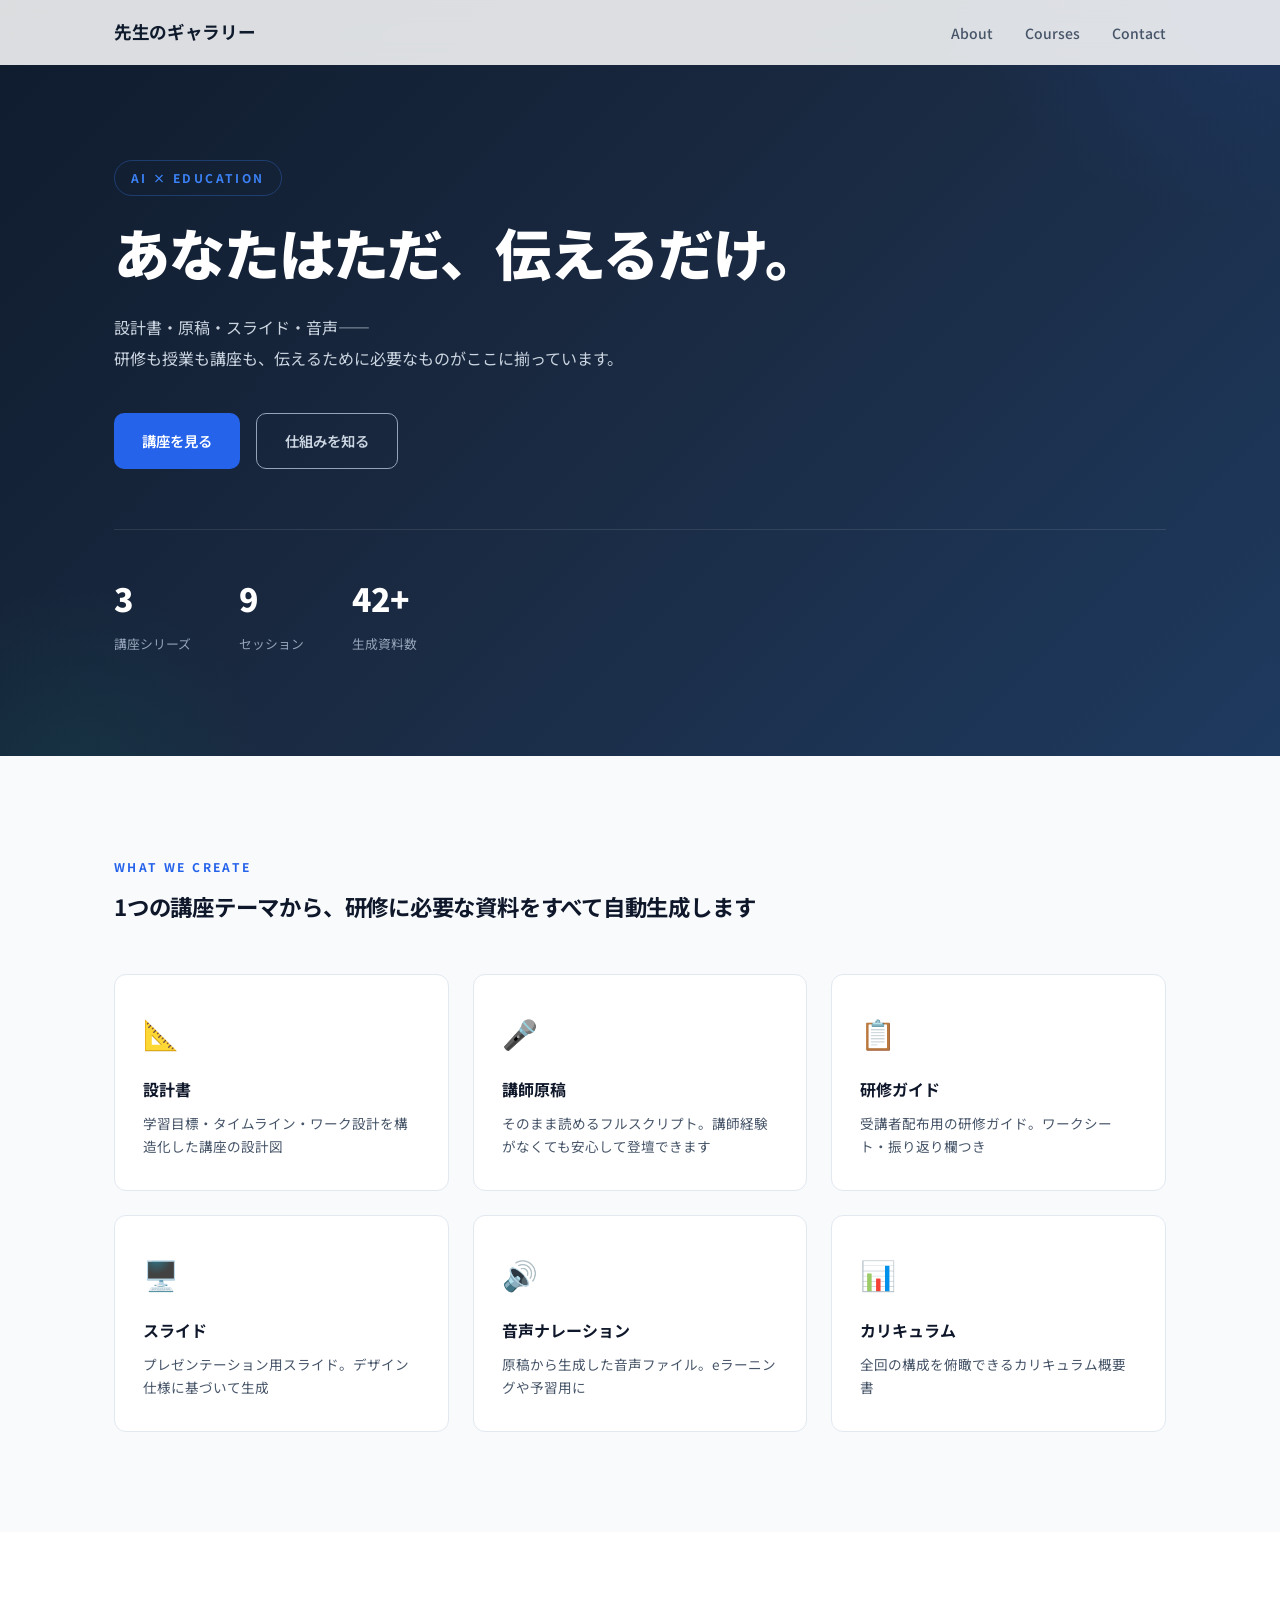
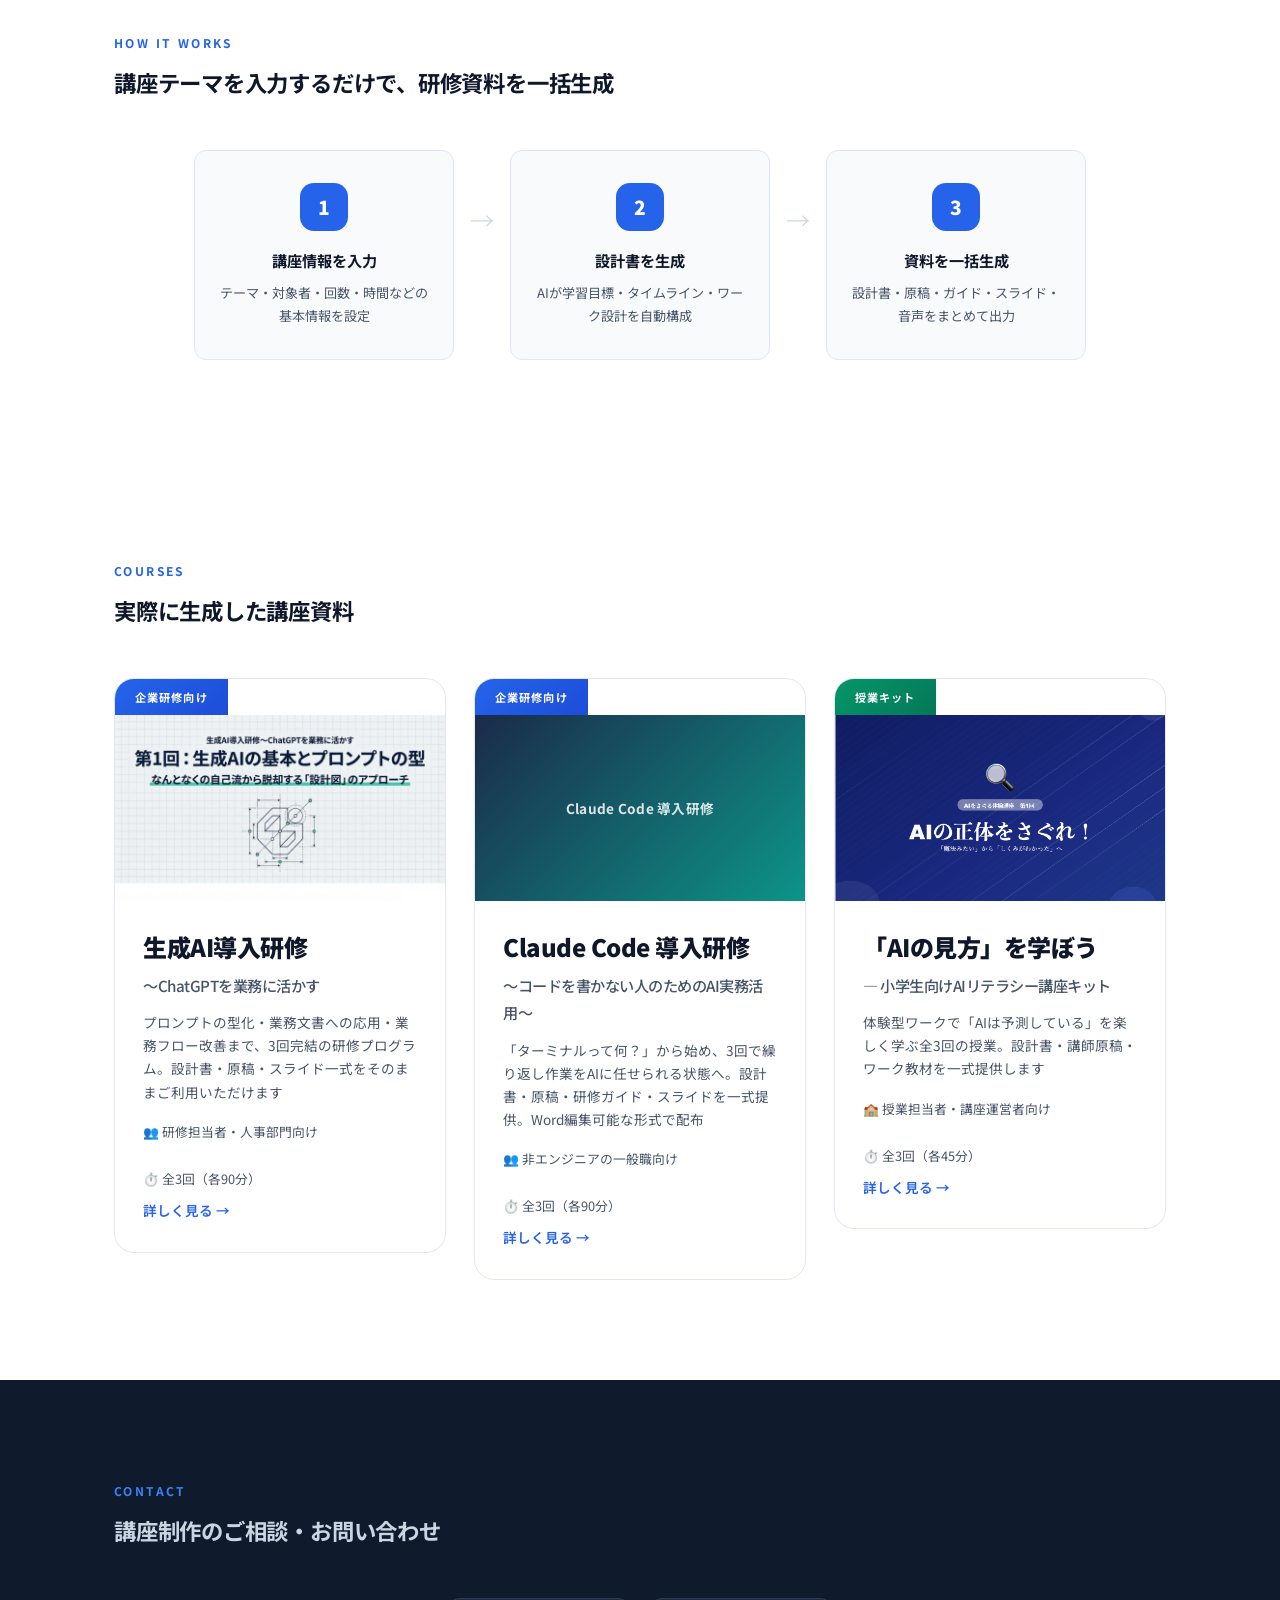
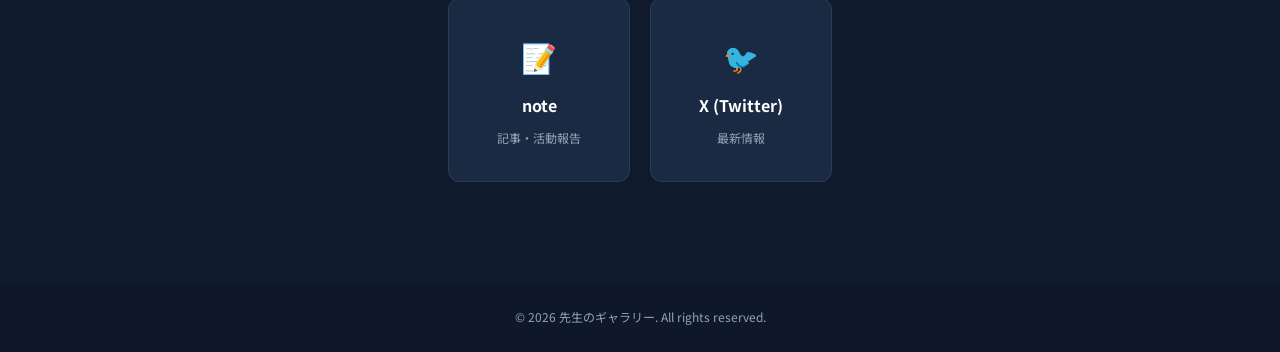
<file: index.html>
<!DOCTYPE html>
<html lang="ja">
<head>
  <meta charset="UTF-8">
  <meta name="viewport" content="width=device-width, initial-scale=1.0">
  <title>先生のギャラリー | 講座資料の自動生成・公開</title>
  <meta name="description" content="研修担当者・授業担当者向け。講座の設計書・原稿・スライド・音声をAIで一貫生成。そのまま使える講座資料一式を提供します。">
  <link rel="stylesheet" href="css/style.css">
  <link rel="preconnect" href="https://fonts.googleapis.com">
  <link href="https://fonts.googleapis.com/css2?family=Noto+Sans+JP:wght@400;500;700;900&display=swap" rel="stylesheet">
</head>
<body>

  <!-- ========== HEADER ========== -->
  <header class="header">
    <div class="container">
      <nav class="nav">
        <div class="nav-logo"><a href="index.html">先生のギャラリー</a></div>
        <ul class="nav-links">
          <li><a href="#about">About</a></li>
          <li><a href="#courses">Courses</a></li>
          <li><a href="#contact">Contact</a></li>
        </ul>
        <button class="nav-toggle" aria-label="メニュー">
          <span></span><span></span><span></span>
        </button>
      </nav>
    </div>
  </header>

  <!-- ========== HERO ========== -->
  <section class="hero">
    <div class="container">
      <p class="hero-label">AI × Education</p>
      <h1 class="hero-title">あなたはただ、<br class="sp-only">伝えるだけ。</h1>
      <p class="hero-subtitle">設計書・原稿・スライド・音声——<br>研修も授業も講座も、伝えるために必要なものがここに揃っています。</p>
      <div class="hero-actions">
        <a href="#courses" class="btn btn-primary">講座を見る</a>
        <a href="#about" class="btn btn-outline">仕組みを知る</a>
      </div>
      <div class="hero-stats">
        <div class="stat">
          <span class="stat-number" id="stat-courses">-</span>
          <span class="stat-label">講座シリーズ</span>
        </div>
        <div class="stat">
          <span class="stat-number" id="stat-sessions">-</span>
          <span class="stat-label">セッション</span>
        </div>
        <div class="stat">
          <span class="stat-number" id="stat-files">-</span>
          <span class="stat-label">生成資料数</span>
        </div>
      </div>
    </div>
  </section>

  <!-- ========== ABOUT ========== -->
  <section id="about" class="about">
    <div class="container">
      <h2 class="section-title">What We Create</h2>
      <p class="section-subtitle">1つの講座テーマから、研修に必要な資料をすべて自動生成します</p>
      <div class="about-grid">
        <div class="about-card">
          <div class="about-icon">📐</div>
          <h3>設計書</h3>
          <p>学習目標・タイムライン・ワーク設計を構造化した講座の設計図</p>
        </div>
        <div class="about-card">
          <div class="about-icon">🎤</div>
          <h3>講師原稿</h3>
          <p>そのまま読めるフルスクリプト。講師経験がなくても安心して登壇できます</p>
        </div>
        <div class="about-card">
          <div class="about-icon">📋</div>
          <h3>研修ガイド</h3>
          <p>受講者配布用の研修ガイド。ワークシート・振り返り欄つき</p>
        </div>
        <div class="about-card">
          <div class="about-icon">🖥️</div>
          <h3>スライド</h3>
          <p>プレゼンテーション用スライド。デザイン仕様に基づいて生成</p>
        </div>
        <div class="about-card">
          <div class="about-icon">🔊</div>
          <h3>音声ナレーション</h3>
          <p>原稿から生成した音声ファイル。eラーニングや予習用に</p>
        </div>
        <div class="about-card">
          <div class="about-icon">📊</div>
          <h3>カリキュラム</h3>
          <p>全回の構成を俯瞰できるカリキュラム概要書</p>
        </div>
      </div>
    </div>
  </section>

  <!-- ========== PROCESS ========== -->
  <section class="process">
    <div class="container">
      <h2 class="section-title">How It Works</h2>
      <p class="section-subtitle">講座テーマを入力するだけで、研修資料を一括生成</p>
      <div class="process-steps">
        <div class="process-step">
          <div class="step-number">1</div>
          <h4>講座情報を入力</h4>
          <p>テーマ・対象者・回数・時間などの基本情報を設定</p>
        </div>
        <div class="process-arrow">→</div>
        <div class="process-step">
          <div class="step-number">2</div>
          <h4>設計書を生成</h4>
          <p>AIが学習目標・タイムライン・ワーク設計を自動構成</p>
        </div>
        <div class="process-arrow">→</div>
        <div class="process-step">
          <div class="step-number">3</div>
          <h4>資料を一括生成</h4>
          <p>設計書・原稿・ガイド・スライド・音声をまとめて出力</p>
        </div>
      </div>
    </div>
  </section>

  <!-- ========== COURSES ========== -->
  <section id="courses" class="courses">
    <div class="container">
      <h2 class="section-title">Courses</h2>
      <p class="section-subtitle">実際に生成した講座資料</p>

      <div class="course-grid course-grid-3">

        <!-- Course 1: 企業研修 -->
        <a href="courses/corporate.html" class="course-card-link">
          <div class="course-card course-corporate" data-sessions="3" data-files="15">
            <div class="course-badge">企業研修向け</div>
            <div class="course-thumbnail">
              <img src="images/slide_preview_corporate.png" alt="生成AI導入研修 スライド見本" loading="lazy">
            </div>
            <div class="course-card-body">
              <h3 class="course-title">生成AI導入研修<span class="course-title-sub">〜ChatGPTを業務に活かす</span></h3>
              <p class="course-description-short">
                プロンプトの型化・業務文書への応用・業務フロー改善まで、3回完結の研修プログラム。設計書・原稿・スライド一式をそのままご利用いただけます
              </p>
              <div class="course-meta">
                <span class="meta-item">👥 研修担当者・人事部門向け</span>
                <span class="meta-item">⏱️ 全3回（各90分）</span>
              </div>
              <span class="course-cta">詳しく見る →</span>
            </div>
          </div>
        </a>

        <!-- Course 3: Claude Code 導入研修 -->
        <a href="courses/claudecode.html" class="course-card-link">
          <div class="course-card course-claudecode" data-sessions="3" data-files="15">
            <div class="course-badge">企業研修向け</div>
            <div class="course-thumbnail">
              <div class="course-thumbnail-placeholder course-thumbnail-claudecode">
                <span>Claude Code 導入研修</span>
              </div>
            </div>
            <div class="course-card-body">
              <h3 class="course-title">Claude Code 導入研修<span class="course-title-sub">〜コードを書かない人のためのAI実務活用〜</span></h3>
              <p class="course-description-short">
                「ターミナルって何？」から始め、3回で繰り返し作業をAIに任せられる状態へ。設計書・原稿・研修ガイド・スライドを一式提供。Word編集可能な形式で配布
              </p>
              <div class="course-meta">
                <span class="meta-item">👥 非エンジニアの一般職向け</span>
                <span class="meta-item">⏱️ 全3回（各90分）</span>
              </div>
              <span class="course-cta">詳しく見る →</span>
            </div>
          </div>
        </a>

        <!-- Course 2: 小学生向け -->
        <a href="courses/kids.html" class="course-card-link">
          <div class="course-card course-kids" data-sessions="3" data-files="12">
            <div class="course-badge">授業キット</div>
            <div class="course-thumbnail">
              <img src="images/slide_preview_kids.png" alt="小学生向けAIリテラシー講座 スライド見本" loading="lazy">
            </div>
            <div class="course-card-body">
              <h3 class="course-title">「AIの見方」を学ぼう<span class="course-title-sub">— 小学生向けAIリテラシー講座キット</span></h3>
              <p class="course-description-short">
                体験型ワークで「AIは予測している」を楽しく学ぶ全3回の授業。設計書・講師原稿・ワーク教材を一式提供します
              </p>
              <div class="course-meta">
                <span class="meta-item">🏫 授業担当者・講座運営者向け</span>
                <span class="meta-item">⏱️ 全3回（各45分）</span>
              </div>
              <span class="course-cta">詳しく見る →</span>
            </div>
          </div>
        </a>

      </div>
    </div>
  </section>

  <!-- ========== CONTACT ========== -->
  <section id="contact" class="contact">
    <div class="container">
      <h2 class="section-title">Contact</h2>
      <p class="section-subtitle">講座制作のご相談・お問い合わせ</p>
      <div class="contact-links">
        <a href="https://note.com/just_owl6481" target="_blank" rel="noopener noreferrer" class="contact-card">
          <span class="contact-icon">📝</span>
          <span class="contact-name">note</span>
          <span class="contact-desc">記事・活動報告</span>
        </a>
        <a href="https://x.com/yoshi_dev_" target="_blank" rel="noopener noreferrer" class="contact-card">
          <span class="contact-icon">🐦</span>
          <span class="contact-name">X (Twitter)</span>
          <span class="contact-desc">最新情報</span>
        </a>
      </div>
    </div>
  </section>

  <!-- ========== FOOTER ========== -->
  <footer class="footer">
    <div class="container">
      <p>&copy; 2026 先生のギャラリー. All rights reserved.</p>
    </div>
  </footer>

  <script>
    // Mobile nav toggle
    const toggle = document.querySelector('.nav-toggle');
    const navLinks = document.querySelector('.nav-links');
    toggle.addEventListener('click', () => {
      navLinks.classList.toggle('open');
      toggle.classList.toggle('open');
    });

    // Smooth scroll
    document.querySelectorAll('a[href^="#"]').forEach(a => {
      a.addEventListener('click', e => {
        e.preventDefault();
        const target = document.querySelector(a.getAttribute('href'));
        if (target) {
          target.scrollIntoView({ behavior: 'smooth', block: 'start' });
          navLinks.classList.remove('open');
          toggle.classList.remove('open');
        }
      });
    });

    // Header scroll effect
    const header = document.querySelector('.header');
    window.addEventListener('scroll', () => {
      header.classList.toggle('scrolled', window.scrollY > 50);
    });

    // Auto-count stats from data attributes
    const cards = document.querySelectorAll('.course-card');
    let totalSessions = 0, totalFiles = 0;
    cards.forEach(c => {
      totalSessions += parseInt(c.dataset.sessions || 0);
      totalFiles += parseInt(c.dataset.files || 0);
    });
    document.getElementById('stat-courses').textContent = cards.length;
    document.getElementById('stat-sessions').textContent = totalSessions;
    document.getElementById('stat-files').textContent = totalFiles + '+';

    // Scroll reveal
    const observer = new IntersectionObserver(entries => {
      entries.forEach(entry => {
        if (entry.isIntersecting) entry.target.classList.add('visible');
      });
    }, { threshold: 0.1 });
    document.querySelectorAll('.course-card, .about-card, .process-step').forEach(el => {
      el.classList.add('reveal');
      observer.observe(el);
    });
  </script>

</body>
</html>
</file>
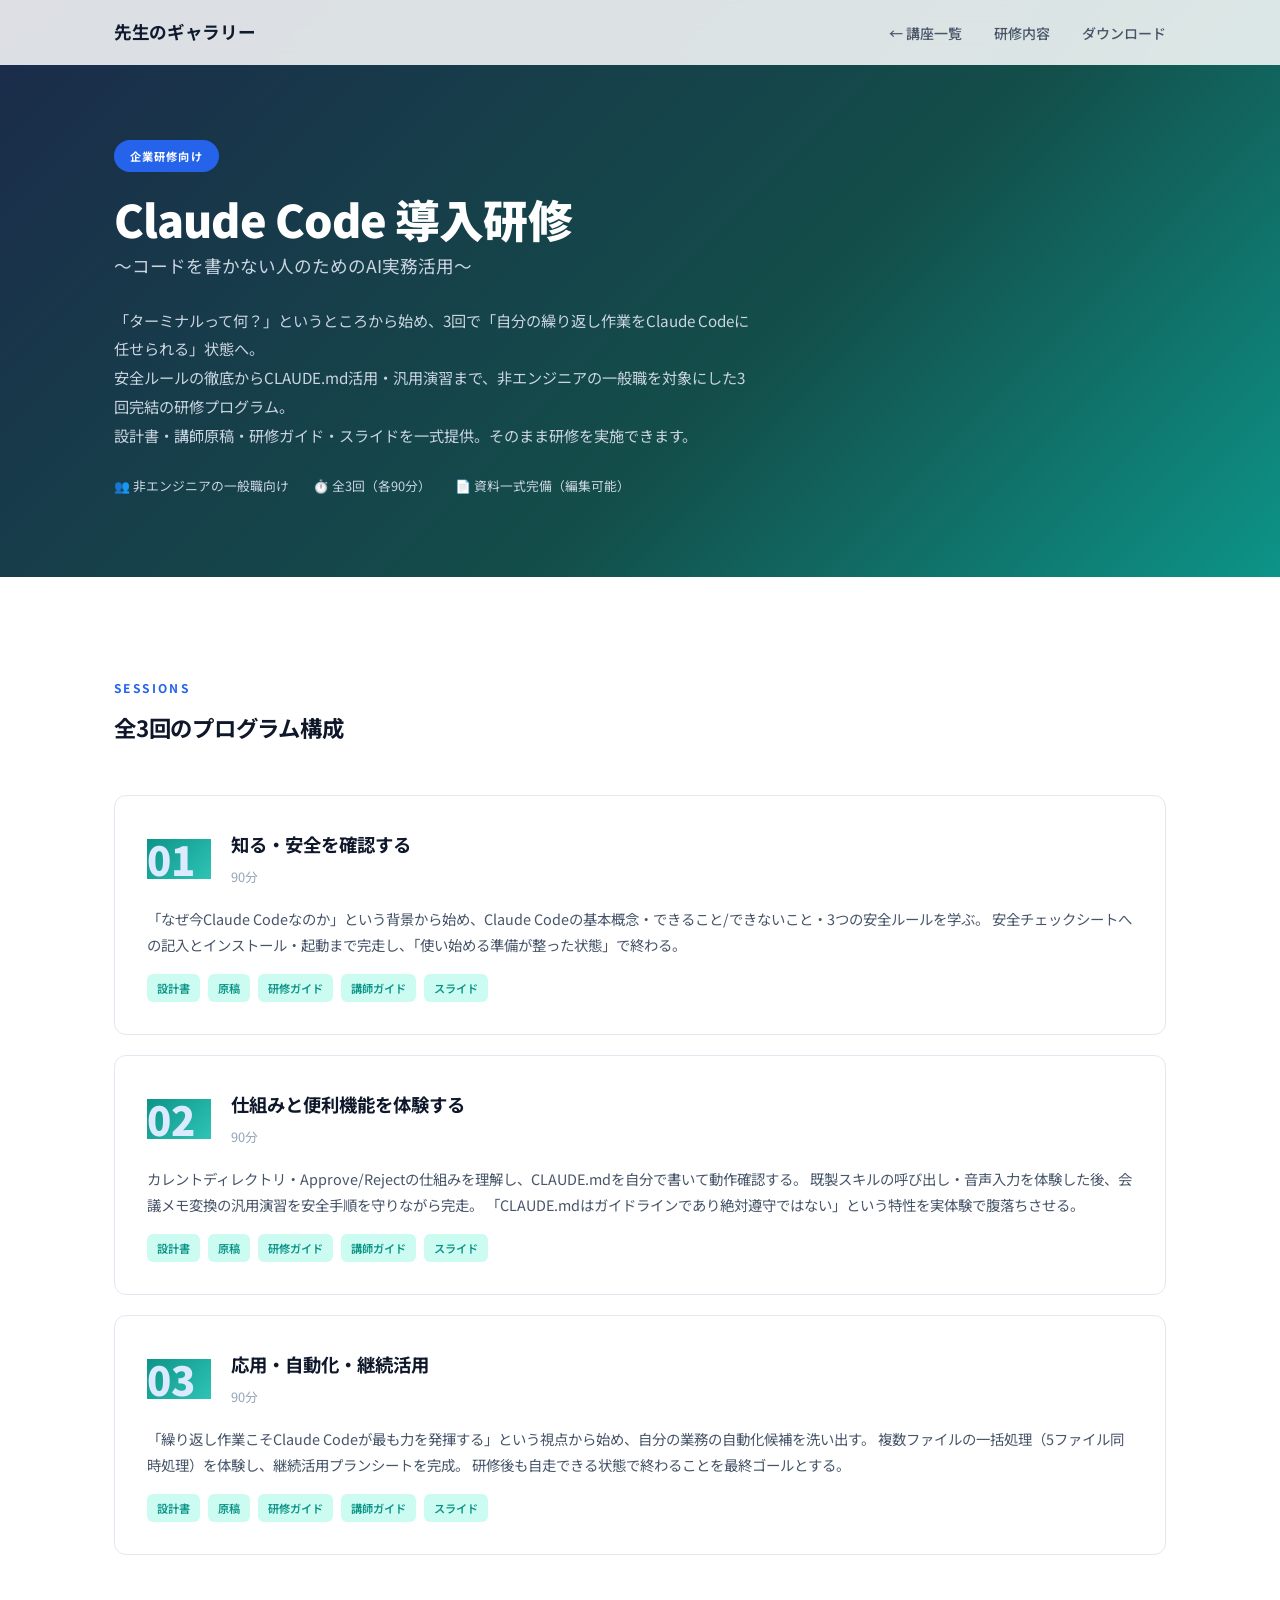
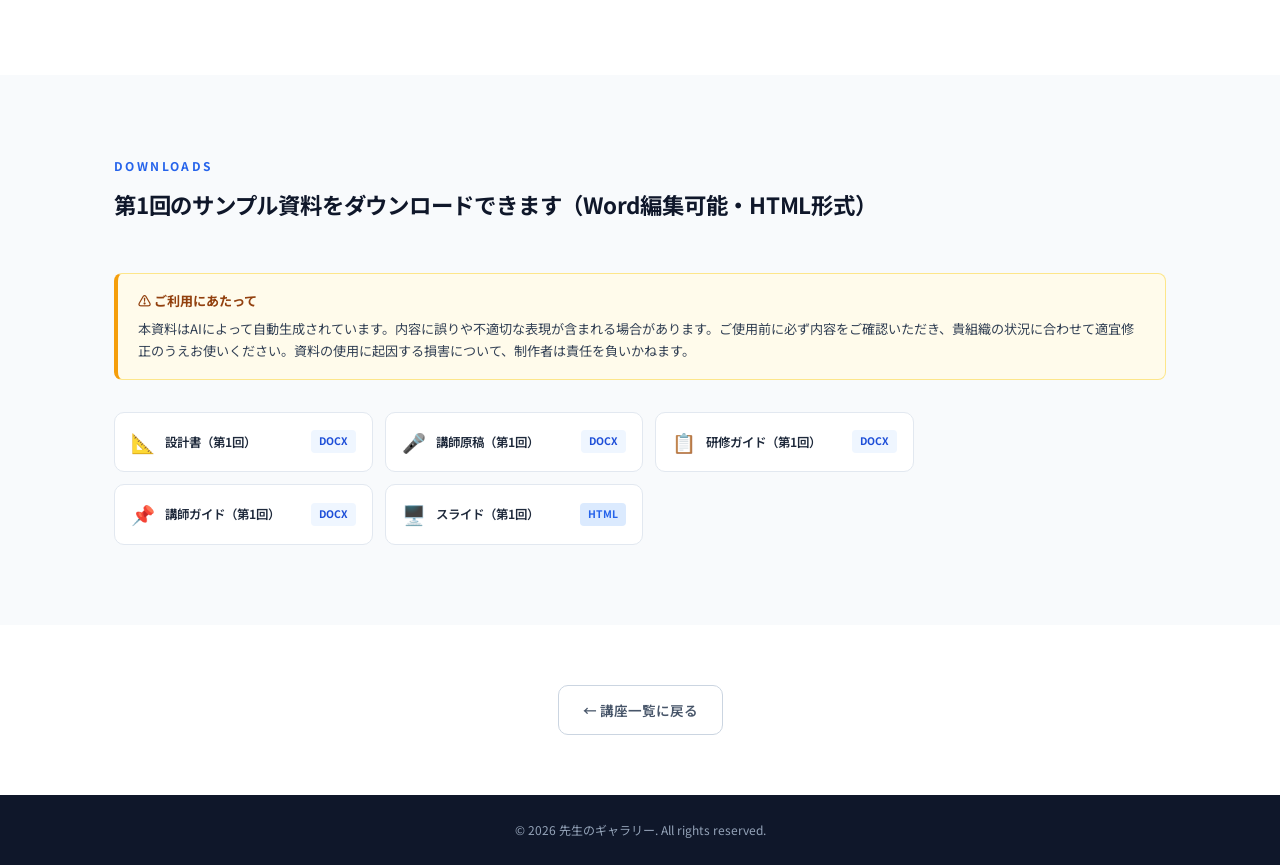
<file: courses/claudecode.html>
<!DOCTYPE html>
<html lang="ja">
<head>
  <meta charset="UTF-8">
  <meta name="viewport" content="width=device-width, initial-scale=1.0">
  <title>Claude Code 導入研修〜コードを書かない人のためのAI実務活用 | 先生のギャラリー</title>
  <meta name="description" content="企業研修向けClaude Code導入研修の資料一式。設計書・講師原稿・研修ガイド・スライドをそのまま使えます。全3回90分。">
  <link rel="stylesheet" href="../css/style.css">
  <link rel="preconnect" href="https://fonts.googleapis.com">
  <link href="https://fonts.googleapis.com/css2?family=Noto+Sans+JP:wght@400;500;700;900&display=swap" rel="stylesheet">
</head>
<body>

  <!-- ========== HEADER ========== -->
  <header class="header">
    <div class="container">
      <nav class="nav">
        <div class="nav-logo"><a href="../index.html">先生のギャラリー</a></div>
        <ul class="nav-links">
          <li><a href="../index.html#courses">← 講座一覧</a></li>
          <li><a href="#sessions">研修内容</a></li>
          <li><a href="#downloads">ダウンロード</a></li>
        </ul>
        <button class="nav-toggle" aria-label="メニュー">
          <span></span><span></span><span></span>
        </button>
      </nav>
    </div>
  </header>

  <!-- ========== COURSE HERO ========== -->
  <section class="course-hero course-hero-claudecode">
    <div class="container">
      <span class="course-hero-badge">企業研修向け</span>
      <h1 class="course-hero-title">Claude Code 導入研修</h1>
      <p class="course-hero-sub">〜コードを書かない人のためのAI実務活用〜</p>
      <p class="course-hero-description">
        「ターミナルって何？」というところから始め、3回で「自分の繰り返し作業をClaude Codeに任せられる」状態へ。<br>
        安全ルールの徹底からCLAUDE.md活用・汎用演習まで、非エンジニアの一般職を対象にした3回完結の研修プログラム。<br>
        設計書・講師原稿・研修ガイド・スライドを一式提供。そのまま研修を実施できます。
      </p>
      <div class="course-hero-meta">
        <span class="meta-item">👥 非エンジニアの一般職向け</span>
        <span class="meta-item">⏱️ 全3回（各90分）</span>
        <span class="meta-item">📄 資料一式完備（編集可能）</span>
      </div>
    </div>
  </section>

  <!-- ========== SESSIONS ========== -->
  <section id="sessions" class="detail-sessions">
    <div class="container">
      <h2 class="section-title">Sessions</h2>
      <p class="section-subtitle">全3回のプログラム構成</p>

      <div class="session-detail session-detail-claudecode">
        <div class="session-detail-header">
          <span class="session-detail-number session-detail-number-claudecode">01</span>
          <div>
            <h3>知る・安全を確認する</h3>
            <span class="session-detail-time">90分</span>
          </div>
        </div>
        <p class="session-detail-desc">
          「なぜ今Claude Codeなのか」という背景から始め、Claude Codeの基本概念・できること/できないこと・3つの安全ルールを学ぶ。
          安全チェックシートへの記入とインストール・起動まで完走し、「使い始める準備が整った状態」で終わる。
        </p>
        <div class="session-detail-files">
          <span class="file-tag file-tag-claudecode">設計書</span>
          <span class="file-tag file-tag-claudecode">原稿</span>
          <span class="file-tag file-tag-claudecode">研修ガイド</span>
          <span class="file-tag file-tag-claudecode">講師ガイド</span>
          <span class="file-tag file-tag-claudecode">スライド</span>
        </div>
      </div>

      <div class="session-detail session-detail-claudecode">
        <div class="session-detail-header">
          <span class="session-detail-number session-detail-number-claudecode">02</span>
          <div>
            <h3>仕組みと便利機能を体験する</h3>
            <span class="session-detail-time">90分</span>
          </div>
        </div>
        <p class="session-detail-desc">
          カレントディレクトリ・Approve/Rejectの仕組みを理解し、CLAUDE.mdを自分で書いて動作確認する。
          既製スキルの呼び出し・音声入力を体験した後、会議メモ変換の汎用演習を安全手順を守りながら完走。
          「CLAUDE.mdはガイドラインであり絶対遵守ではない」という特性を実体験で腹落ちさせる。
        </p>
        <div class="session-detail-files">
          <span class="file-tag file-tag-claudecode">設計書</span>
          <span class="file-tag file-tag-claudecode">原稿</span>
          <span class="file-tag file-tag-claudecode">研修ガイド</span>
          <span class="file-tag file-tag-claudecode">講師ガイド</span>
          <span class="file-tag file-tag-claudecode">スライド</span>
        </div>
      </div>

      <div class="session-detail session-detail-claudecode">
        <div class="session-detail-header">
          <span class="session-detail-number session-detail-number-claudecode">03</span>
          <div>
            <h3>応用・自動化・継続活用</h3>
            <span class="session-detail-time">90分</span>
          </div>
        </div>
        <p class="session-detail-desc">
          「繰り返し作業こそClaude Codeが最も力を発揮する」という視点から始め、自分の業務の自動化候補を洗い出す。
          複数ファイルの一括処理（5ファイル同時処理）を体験し、継続活用プランシートを完成。
          研修後も自走できる状態で終わることを最終ゴールとする。
        </p>
        <div class="session-detail-files">
          <span class="file-tag file-tag-claudecode">設計書</span>
          <span class="file-tag file-tag-claudecode">原稿</span>
          <span class="file-tag file-tag-claudecode">研修ガイド</span>
          <span class="file-tag file-tag-claudecode">講師ガイド</span>
          <span class="file-tag file-tag-claudecode">スライド</span>
        </div>
      </div>

    </div>
  </section>

  <!-- ========== DOWNLOADS ========== -->
  <section id="downloads" class="downloads-section">
    <div class="container">
      <h2 class="section-title">Downloads</h2>
      <p class="section-subtitle">第1回のサンプル資料をダウンロードできます（Word編集可能・HTML形式）</p>

      <div class="disclaimer">
        <p class="disclaimer-title">⚠️ ご利用にあたって</p>
        <p>本資料はAIによって自動生成されています。内容に誤りや不適切な表現が含まれる場合があります。ご使用前に必ず内容をご確認いただき、貴組織の状況に合わせて適宜修正のうえお使いください。資料の使用に起因する損害について、制作者は責任を負いかねます。</p>
      </div>

      <div class="download-grid download-grid-wide">
        <a href="../downloads/claudecode/design_session01.docx" class="download-item" download>
          <span class="download-icon">📐</span>
          <span class="download-name">設計書（第1回）</span>
          <span class="download-format download-format-docx">DOCX</span>
        </a>
        <a href="../downloads/claudecode/script_session01.docx" class="download-item" download>
          <span class="download-icon">🎤</span>
          <span class="download-name">講師原稿（第1回）</span>
          <span class="download-format download-format-docx">DOCX</span>
        </a>
        <a href="../downloads/claudecode/guide_session01.docx" class="download-item" download>
          <span class="download-icon">📋</span>
          <span class="download-name">研修ガイド（第1回）</span>
          <span class="download-format download-format-docx">DOCX</span>
        </a>
        <a href="../downloads/claudecode/instructor_guide_session01.docx" class="download-item" download>
          <span class="download-icon">📌</span>
          <span class="download-name">講師ガイド（第1回）</span>
          <span class="download-format download-format-docx">DOCX</span>
        </a>
        <a href="../downloads/claudecode/slide_session01.html" class="download-item" target="_blank">
          <span class="download-icon">🖥️</span>
          <span class="download-name">スライド（第1回）</span>
          <span class="download-format">HTML</span>
        </a>
      </div>

    </div>
  </section>

  <!-- ========== BACK ========== -->
  <section class="back-section">
    <div class="container">
      <a href="../index.html#courses" class="btn btn-outline-dark">← 講座一覧に戻る</a>
    </div>
  </section>

  <!-- ========== FOOTER ========== -->
  <footer class="footer">
    <div class="container">
      <p>&copy; 2026 先生のギャラリー. All rights reserved.</p>
    </div>
  </footer>

  <script>
    const toggle = document.querySelector('.nav-toggle');
    const navLinks = document.querySelector('.nav-links');
    toggle.addEventListener('click', () => {
      navLinks.classList.toggle('open');
      toggle.classList.toggle('open');
    });

    document.querySelectorAll('a[href^="#"]').forEach(a => {
      a.addEventListener('click', e => {
        e.preventDefault();
        const target = document.querySelector(a.getAttribute('href'));
        if (target) {
          target.scrollIntoView({ behavior: 'smooth', block: 'start' });
          navLinks.classList.remove('open');
          toggle.classList.remove('open');
        }
      });
    });

    const header = document.querySelector('.header');
    window.addEventListener('scroll', () => {
      header.classList.toggle('scrolled', window.scrollY > 50);
    });

    const observer = new IntersectionObserver(entries => {
      entries.forEach(entry => {
        if (entry.isIntersecting) entry.target.classList.add('visible');
      });
    }, { threshold: 0.1 });
    document.querySelectorAll('.session-detail, .download-item').forEach(el => {
      el.classList.add('reveal');
      observer.observe(el);
    });
  </script>

</body>
</html>
</file>
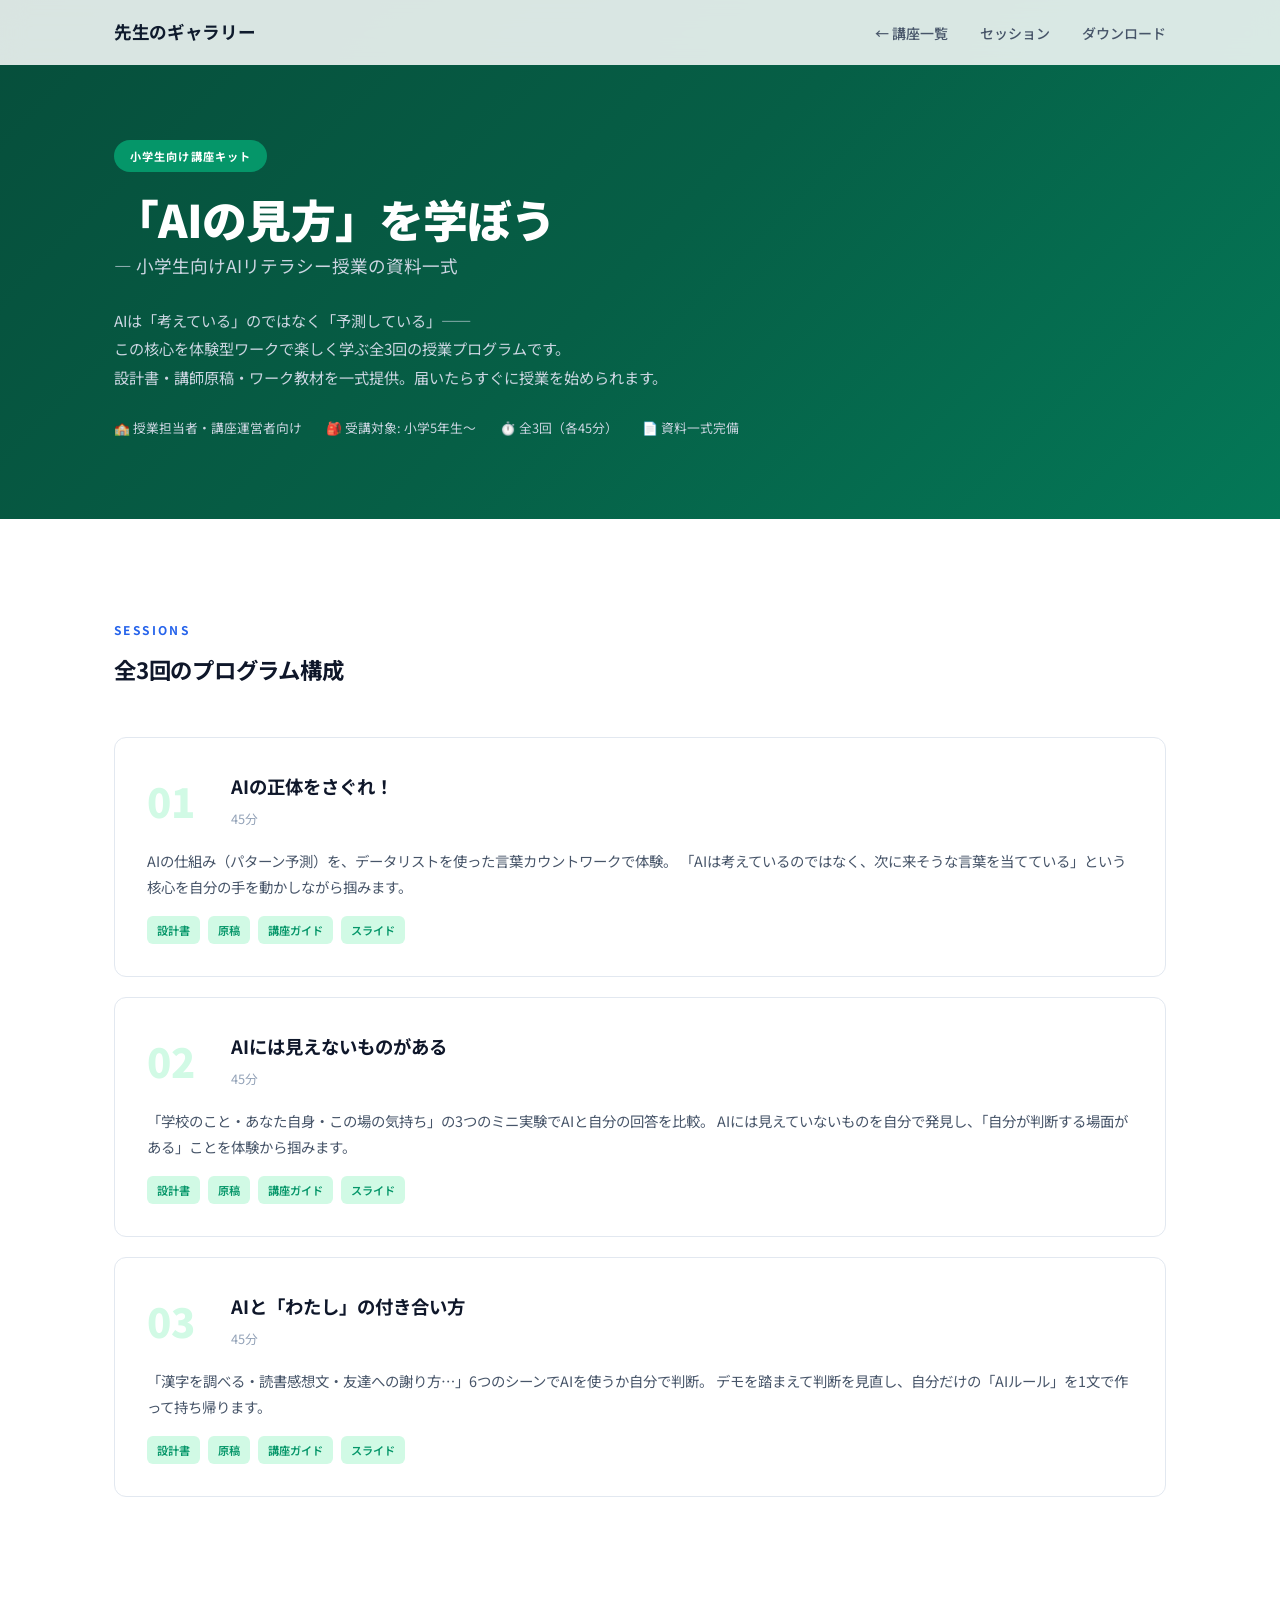
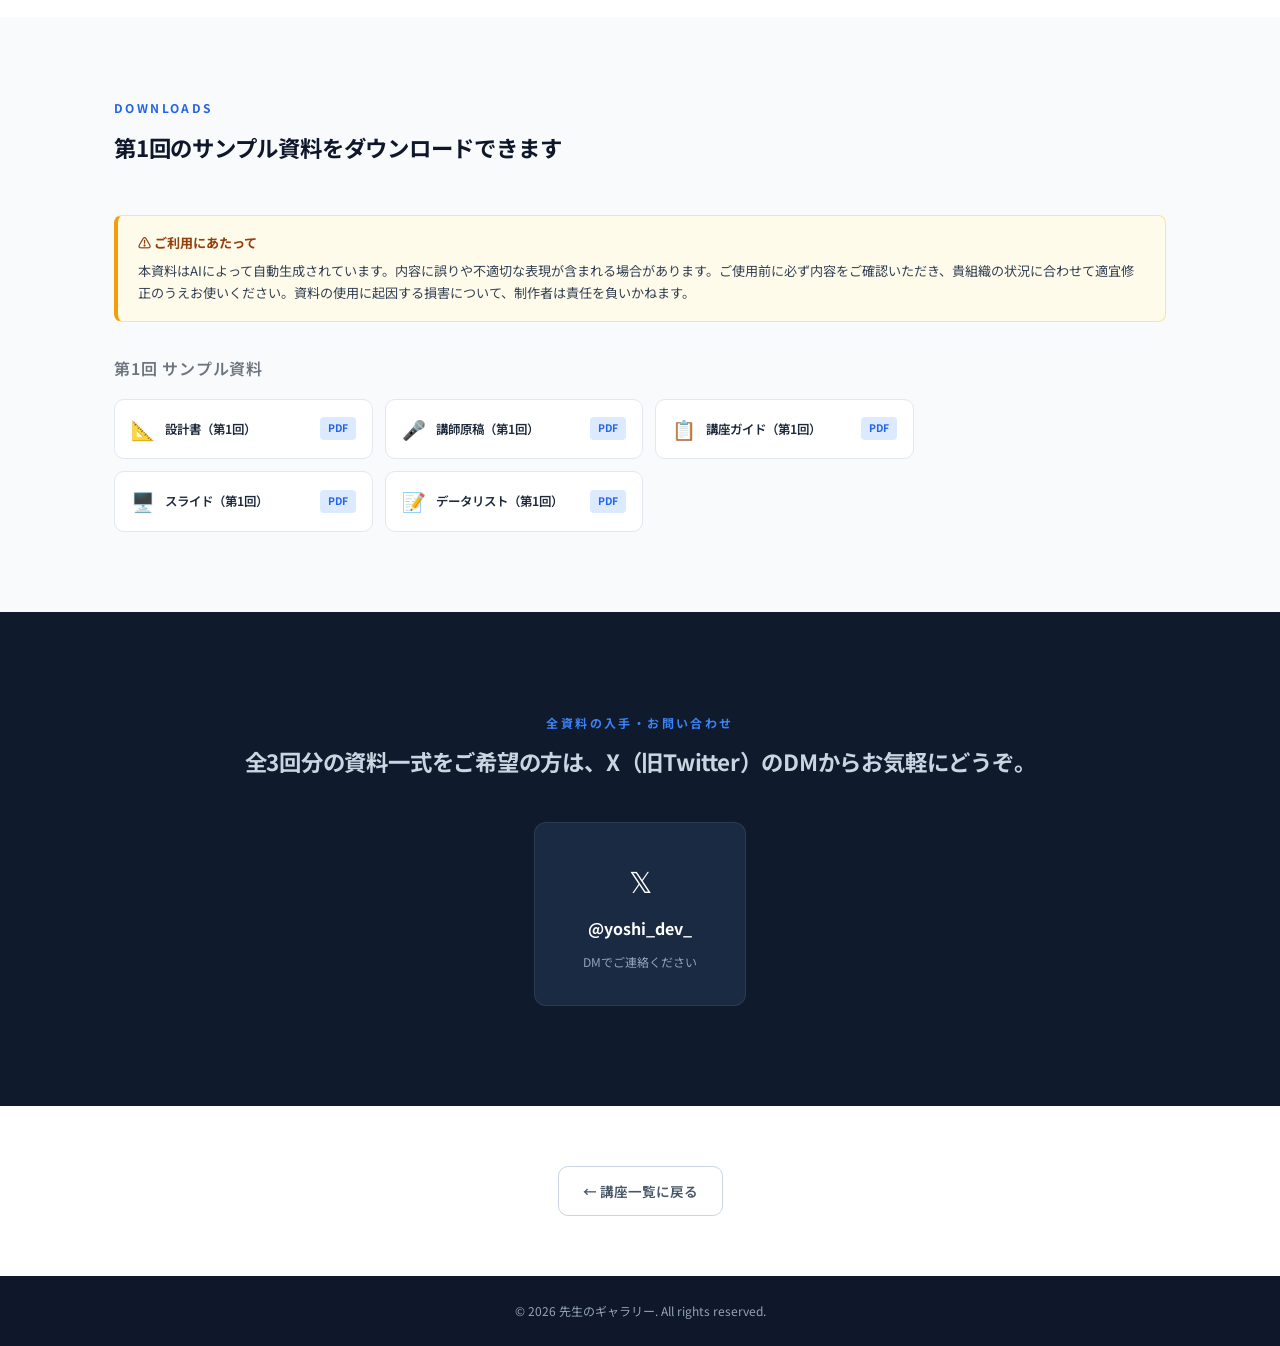
<file: courses/kids.html>
<!DOCTYPE html>
<html lang="ja">
<head>
  <meta charset="UTF-8">
  <meta name="viewport" content="width=device-width, initial-scale=1.0">
  <title>「AIの見方」を学ぼう — 小学生向けAIリテラシー講座キット | 先生のギャラリー</title>
  <meta name="description" content="小学生向けAIリテラシー授業の資料一式。設計書・講師原稿・ワーク教材をそのまま使えます。学校の授業担当者・講座運営者向け。">
  <link rel="stylesheet" href="../css/style.css">
  <link rel="preconnect" href="https://fonts.googleapis.com">
  <link href="https://fonts.googleapis.com/css2?family=Noto+Sans+JP:wght@400;500;700;900&display=swap" rel="stylesheet">
</head>
<body>

  <!-- ========== HEADER ========== -->
  <header class="header">
    <div class="container">
      <nav class="nav">
        <div class="nav-logo"><a href="../index.html">先生のギャラリー</a></div>
        <ul class="nav-links">
          <li><a href="../index.html#courses">← 講座一覧</a></li>
          <li><a href="#sessions">セッション</a></li>
          <li><a href="#downloads">ダウンロード</a></li>
        </ul>
        <button class="nav-toggle" aria-label="メニュー">
          <span></span><span></span><span></span>
        </button>
      </nav>
    </div>
  </header>

  <!-- ========== COURSE HERO ========== -->
  <section class="course-hero course-hero-kids">
    <div class="container">
      <span class="course-hero-badge">小学生向け講座キット</span>
      <h1 class="course-hero-title">「AIの見方」を学ぼう</h1>
      <p class="course-hero-sub">— 小学生向けAIリテラシー授業の資料一式</p>
      <p class="course-hero-description">
        AIは「考えている」のではなく「予測している」——<br>
        この核心を体験型ワークで楽しく学ぶ全3回の授業プログラムです。<br>
        設計書・講師原稿・ワーク教材を一式提供。届いたらすぐに授業を始められます。
      </p>
      <div class="course-hero-meta">
        <span class="meta-item">🏫 授業担当者・講座運営者向け</span>
        <span class="meta-item">🎒 受講対象: 小学5年生〜</span>
        <span class="meta-item">⏱️ 全3回（各45分）</span>
        <span class="meta-item">📄 資料一式完備</span>
      </div>
    </div>
  </section>

  <!-- ========== SESSIONS ========== -->
  <section id="sessions" class="detail-sessions">
    <div class="container">
      <h2 class="section-title">Sessions</h2>
      <p class="section-subtitle">全3回のプログラム構成</p>

      <div class="session-detail">
        <div class="session-detail-header">
          <span class="session-detail-number session-detail-number-kids">01</span>
          <div>
            <h3>AIの正体をさぐれ！</h3>
            <span class="session-detail-time">45分</span>
          </div>
        </div>
        <p class="session-detail-desc">
          AIの仕組み（パターン予測）を、データリストを使った言葉カウントワークで体験。
          「AIは考えているのではなく、次に来そうな言葉を当てている」という核心を自分の手を動かしながら掴みます。
        </p>
        <div class="session-detail-files">
          <span class="file-tag file-tag-kids">設計書</span>
          <span class="file-tag file-tag-kids">原稿</span>
          <span class="file-tag file-tag-kids">講座ガイド</span>
          <span class="file-tag file-tag-kids">スライド</span>
        </div>
      </div>

      <div class="session-detail">
        <div class="session-detail-header">
          <span class="session-detail-number session-detail-number-kids">02</span>
          <div>
            <h3>AIには見えないものがある</h3>
            <span class="session-detail-time">45分</span>
          </div>
        </div>
        <p class="session-detail-desc">
          「学校のこと・あなた自身・この場の気持ち」の3つのミニ実験でAIと自分の回答を比較。
          AIには見えていないものを自分で発見し、「自分が判断する場面がある」ことを体験から掴みます。
        </p>
        <div class="session-detail-files">
          <span class="file-tag file-tag-kids">設計書</span>
          <span class="file-tag file-tag-kids">原稿</span>
          <span class="file-tag file-tag-kids">講座ガイド</span>
          <span class="file-tag file-tag-kids">スライド</span>
        </div>
      </div>

      <div class="session-detail">
        <div class="session-detail-header">
          <span class="session-detail-number session-detail-number-kids">03</span>
          <div>
            <h3>AIと「わたし」の付き合い方</h3>
            <span class="session-detail-time">45分</span>
          </div>
        </div>
        <p class="session-detail-desc">
          「漢字を調べる・読書感想文・友達への謝り方…」6つのシーンでAIを使うか自分で判断。
          デモを踏まえて判断を見直し、自分だけの「AIルール」を1文で作って持ち帰ります。
        </p>
        <div class="session-detail-files">
          <span class="file-tag file-tag-kids">設計書</span>
          <span class="file-tag file-tag-kids">原稿</span>
          <span class="file-tag file-tag-kids">講座ガイド</span>
          <span class="file-tag file-tag-kids">スライド</span>
        </div>
      </div>
    </div>
  </section>

  <!-- ========== DOWNLOADS ========== -->
  <section id="downloads" class="downloads-section">
    <div class="container">
      <h2 class="section-title">Downloads</h2>
      <p class="section-subtitle">第1回のサンプル資料をダウンロードできます</p>

      <div class="disclaimer">
        <p class="disclaimer-title">⚠️ ご利用にあたって</p>
        <p>本資料はAIによって自動生成されています。内容に誤りや不適切な表現が含まれる場合があります。ご使用前に必ず内容をご確認いただき、貴組織の状況に合わせて適宜修正のうえお使いください。資料の使用に起因する損害について、制作者は責任を負いかねます。</p>
      </div>

      <h3 style="font-size:1rem;font-weight:600;color:#6c757d;letter-spacing:.05em;text-transform:uppercase;margin:2rem 0 1rem;">第1回 サンプル資料</h3>
      <div class="download-grid download-grid-wide">
        <a href="../downloads/kids/design_session01.pdf" class="download-item" target="_blank">
          <span class="download-icon">📐</span>
          <span class="download-name">設計書（第1回）</span>
          <span class="download-format">PDF</span>
        </a>
        <a href="../downloads/kids/script_session01.pdf" class="download-item" target="_blank">
          <span class="download-icon">🎤</span>
          <span class="download-name">講師原稿（第1回）</span>
          <span class="download-format">PDF</span>
        </a>
        <a href="../downloads/kids/guide_session01.pdf" class="download-item" target="_blank">
          <span class="download-icon">📋</span>
          <span class="download-name">講座ガイド（第1回）</span>
          <span class="download-format">PDF</span>
        </a>
        <a href="../downloads/kids/slide_session01.pdf" class="download-item" target="_blank">
          <span class="download-icon">🖥️</span>
          <span class="download-name">スライド（第1回）</span>
          <span class="download-format">PDF</span>
        </a>
        <a href="../downloads/kids/datalist_session01.pdf" class="download-item" target="_blank">
          <span class="download-icon">📝</span>
          <span class="download-name">データリスト（第1回）</span>
          <span class="download-format">PDF</span>
        </a>
      </div>
    </div>
  </section>

  <!-- ========== CONTACT ========== -->
  <section class="contact">
    <div class="container" style="text-align:center;">
      <h2 class="section-title">全資料の入手・お問い合わせ</h2>
      <p class="section-subtitle" style="margin-bottom:2.5rem;">全3回分の資料一式をご希望の方は、X（旧Twitter）のDMからお気軽にどうぞ。</p>
      <div class="contact-links" style="justify-content:center;">
        <a href="https://x.com/yoshi_dev_" target="_blank" rel="noopener noreferrer" class="contact-card" style="text-decoration:none;color:inherit;">
          <span class="contact-icon">𝕏</span>
          <span class="contact-name">@yoshi_dev_</span>
          <span class="contact-desc">DMでご連絡ください</span>
        </a>
      </div>
    </div>
  </section>

  <!-- ========== BACK ========== -->
  <section class="back-section">
    <div class="container">
      <a href="../index.html#courses" class="btn btn-outline-dark">← 講座一覧に戻る</a>
    </div>
  </section>

  <!-- ========== FOOTER ========== -->
  <footer class="footer">
    <div class="container">
      <p>&copy; 2026 先生のギャラリー. All rights reserved.</p>
    </div>
  </footer>

  <script>
    // Mobile nav toggle
    const toggle = document.querySelector('.nav-toggle');
    const navLinks = document.querySelector('.nav-links');
    toggle.addEventListener('click', () => {
      navLinks.classList.toggle('open');
      toggle.classList.toggle('open');
    });

    // Smooth scroll
    document.querySelectorAll('a[href^="#"]').forEach(a => {
      a.addEventListener('click', e => {
        e.preventDefault();
        const target = document.querySelector(a.getAttribute('href'));
        if (target) {
          target.scrollIntoView({ behavior: 'smooth', block: 'start' });
          navLinks.classList.remove('open');
          toggle.classList.remove('open');
        }
      });
    });

    // Header scroll effect
    const header = document.querySelector('.header');
    window.addEventListener('scroll', () => {
      header.classList.toggle('scrolled', window.scrollY > 50);
    });

    // Scroll reveal
    const observer = new IntersectionObserver(entries => {
      entries.forEach(entry => {
        if (entry.isIntersecting) entry.target.classList.add('visible');
      });
    }, { threshold: 0.1 });
    document.querySelectorAll('.session-detail, .download-item').forEach(el => {
      el.classList.add('reveal');
      observer.observe(el);
    });
  </script>

</body>
</html>
</file>
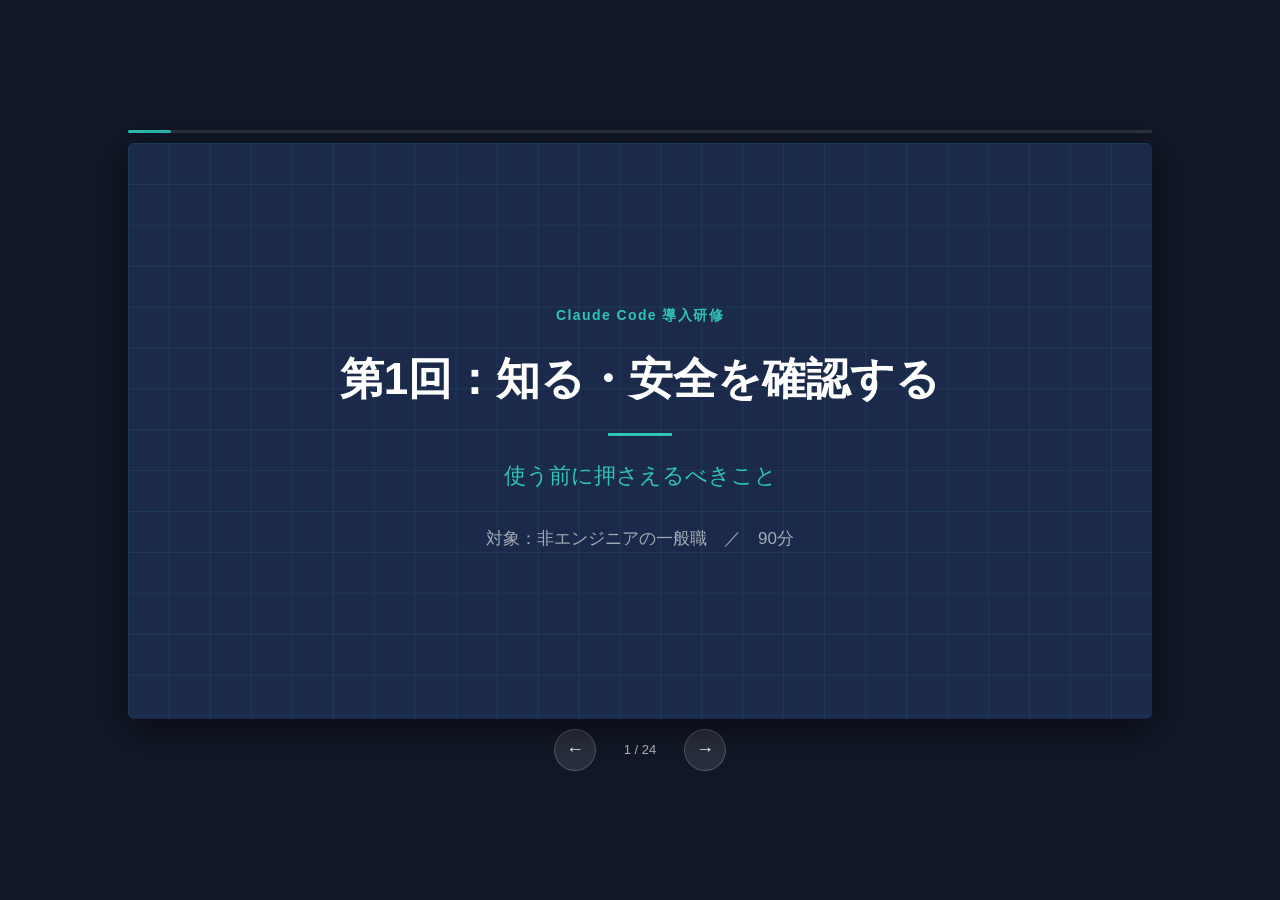
<file: downloads/claudecode/slide_session01.html>
<!DOCTYPE html>
<html lang="ja">
<head>
<meta charset="UTF-8">
<meta name="viewport" content="width=device-width, initial-scale=1.0">
<title>第1回：知る・安全を確認する | Claude Code 導入研修</title>
<style>
* { box-sizing: border-box; margin: 0; padding: 0; }

:root {
  --navy:   #1B2A4A;
  --teal:   #2EC4B6;
  --gray-bg: #F0F2F5;
  --work-bg: #E6F8F7;
}

html, body {
  background: #111827;
  font-family: 'Hiragino Sans', 'Hiragino Kaku Gothic ProN', 'Yu Gothic Medium', 'Meiryo', sans-serif;
}
body {
  display: flex; flex-direction: column; align-items: center; justify-content: center;
  min-height: 100vh; padding: 16px; gap: 10px;
}

.stage { width: 100%; max-width: 1024px; }

.progress-bar { width: 100%; height: 3px; background: rgba(255,255,255,0.12); border-radius: 2px; margin-bottom: 10px; }
.progress-fill { height: 100%; background: var(--teal); border-radius: 2px; transition: width 0.3s ease; }

.slide-wrap {
  position: relative; width: 100%; padding-bottom: 56.25%;
  overflow: hidden; border-radius: 6px; box-shadow: 0 8px 40px rgba(0,0,0,0.6);
}
.slide { position: absolute; inset: 0; display: none; flex-direction: column; }
.slide.active { display: flex; }

.grid-bg {
  position: absolute; inset: 0;
  background-image:
    linear-gradient(to right, rgba(46,196,182,0.1) 1px, transparent 1px),
    linear-gradient(to bottom, rgba(46,196,182,0.1) 1px, transparent 1px);
  background-size: 4% 7.1%;
  pointer-events: none; z-index: 0;
}

.slide-cover {
  background: var(--navy);
  align-items: center; justify-content: center; text-align: center;
  padding: 6% 10%;
}
.cover-badge { font-size: clamp(11px,1.3vw,14px); color: var(--teal); letter-spacing: 0.1em; font-weight: 600; margin-bottom: 3%; position: relative; z-index: 1; }
.cover-title { font-size: clamp(28px,4vw,44px); font-weight: 800; color: #fff; line-height: 1.35; margin-bottom: 3%; position: relative; z-index: 1; }
.cover-divider { width: 5vw; height: 3px; background: var(--teal); margin: 0 auto 3%; position: relative; z-index: 1; }
.cover-sub  { font-size: clamp(16px,2vw,22px); color: var(--teal); margin-bottom: 4%; position: relative; z-index: 1; }
.cover-meta { font-size: clamp(13px,1.5vw,17px); color: rgba(255,255,255,0.6); line-height: 1.8; position: relative; z-index: 1; }

.slide-content { background: var(--gray-bg); padding: 5% 6% 9%; }

.slide-title {
  border-left: 0.55vw solid var(--teal); padding-left: 1.5%;
  font-size: clamp(18px,2.7vw,30px); font-weight: 700; color: var(--navy);
  margin-bottom: 4%; line-height: 1.3; width: 100%; position: relative; z-index: 1;
}

.bullets { list-style: none; display: flex; flex-direction: column; gap: 3%; flex: 1; width: 100%; position: relative; z-index: 1; }
.bullet  { display: flex; gap: 1.2%; font-size: clamp(14px,2.1vw,22px); line-height: 1.6; color: var(--navy); align-items: flex-start; width: 100%; }
.dot     { flex-shrink: 0; width: clamp(7px,0.8vw,9px); height: clamp(7px,0.8vw,9px); border-radius: 50%; background: var(--teal); margin-top: 0.75vw; }
.bstrong { font-weight: 700; }

.emph { background: var(--navy); color: #fff; padding: 1.5% 2%; border-radius: 0.4vw; font-size: clamp(13px,1.8vw,20px); font-weight: 600; width: 100%; position: relative; z-index: 1; margin-top: 2%; }

.two-grid { display: grid; grid-template-columns: 1fr 1fr; gap: 2%; flex: 1; width: 100%; position: relative; z-index: 1; }
.grid-item { background: #fff; border-radius: 0.5vw; padding: 2.5% 3%; border-top: 0.4vw solid var(--teal); display: flex; flex-direction: column; gap: 6%; }
.grid-item-label { font-size: clamp(12px,1.5vw,17px); font-weight: 800; color: var(--teal); }
.grid-item-text  { font-size: clamp(12px,1.65vw,18px); color: var(--navy); line-height: 1.55; }

.card-list { display: flex; flex-direction: column; gap: 2%; flex: 1; width: 100%; position: relative; z-index: 1; }
.card-item { display: flex; gap: 1.5%; align-items: flex-start; background: #fff; border-radius: 0.5vw; padding: 1.8% 2%; border-left: 0.4vw solid var(--teal); flex: 1; }
.card-num  { flex-shrink: 0; background: var(--navy); color: #fff; width: clamp(20px,2.4vw,28px); height: clamp(20px,2.4vw,28px); border-radius: 50%; display: flex; align-items: center; justify-content: center; font-size: clamp(10px,1.2vw,14px); font-weight: 700; }
.card-body { font-size: clamp(13px,1.8vw,20px); color: var(--navy); line-height: 1.5; }

.row-table { flex: 1; width: 100%; display: flex; flex-direction: column; gap: 2%; position: relative; z-index: 1; }
.row-item  { display: flex; gap: 2%; align-items: center; background: #fff; border-radius: 0.5vw; padding: 1.8% 2.5%; flex: 1; }
.row-key   { flex-shrink: 0; min-width: 14%; font-size: clamp(13px,1.7vw,19px); font-weight: 800; color: var(--navy); }
.row-val   { font-size: clamp(13px,1.8vw,20px); color: #444; border-left: 0.3vw solid var(--teal); padding-left: 2%; }

.slide-footer { position: absolute; bottom: 2%; left: 6%; right: 6%; font-size: clamp(9px,1vw,11px); color: rgba(27,42,74,0.35); display: flex; justify-content: space-between; z-index: 1; }

.slide-work { background: var(--work-bg); padding: 5% 6% 4%; }

.work-badge { position: absolute; top: 4.5%; right: 4%; background: var(--teal); color: #fff; padding: 0.8% 2%; border-radius: 2vw; font-size: clamp(11px,1.35vw,15px); font-weight: 700; z-index: 2; }

.steps    { list-style: none; display: flex; flex-direction: column; gap: 3%; flex: 1; width: 100%; position: relative; z-index: 1; margin-bottom: 3%; }
.step     { display: flex; gap: 1.5%; align-items: flex-start; font-size: clamp(14px,2.1vw,22px); line-height: 1.6; color: var(--navy); width: 100%; }
.step-num { flex-shrink: 0; background: var(--navy); color: #fff; width: clamp(20px,2.4vw,28px); height: clamp(20px,2.4vw,28px); border-radius: 50%; display: flex; align-items: center; justify-content: center; font-size: clamp(10px,1.2vw,14px); font-weight: 700; margin-top: 0.15vw; }

.check-row  { display: flex; gap: 1%; align-items: flex-start; background: rgba(27,42,74,0.08); padding: 1.5% 2%; border-radius: 0.4vw; width: 100%; position: relative; z-index: 1; }
.check-icon { flex-shrink: 0; font-size: clamp(13px,1.6vw,18px); }
.check-text { font-size: clamp(13px,1.7vw,19px); color: var(--navy); font-weight: 600; line-height: 1.55; }

.nav { display: flex; align-items: center; gap: 14px; }
.nav-btn { background: rgba(255,255,255,0.1); border: 1px solid rgba(255,255,255,0.2); color: #fff; width: 42px; height: 42px; border-radius: 50%; font-size: 18px; cursor: pointer; display: flex; align-items: center; justify-content: center; transition: background 0.2s; }
.nav-btn:hover { background: rgba(255,255,255,0.22); }
.nav-counter { color: rgba(255,255,255,0.7); font-size: 13px; min-width: 60px; text-align: center; }
</style>
</head>
<body>

<div class="stage">
  <div class="progress-bar"><div class="progress-fill" id="progress"></div></div>
  <div class="slide-wrap">

    <!-- NOTE: 第1回 表紙 -->
    <div class="slide slide-cover active">
      <div class="grid-bg"></div>
      <div class="cover-badge">Claude Code 導入研修</div>
      <div class="cover-title">第1回：知る・安全を確認する</div>
      <div class="cover-divider"></div>
      <div class="cover-sub">使う前に押さえるべきこと</div>
      <div class="cover-meta">対象：非エンジニアの一般職　／　90分</div>
    </div>

    <!-- NOTE: 今日の流れ -->
    <div class="slide slide-content">
      <div class="grid-bg"></div>
      <div class="slide-title">今日の流れ</div>
      <div class="row-table">
        <div class="row-item"><span class="row-key">25分</span><span class="row-val">Why Now・Claude Code とは何か</span></div>
        <div class="row-item"><span class="row-key">25分</span><span class="row-val">安全ルール体感（3つのルールを習得）</span></div>
        <div class="row-item"><span class="row-key">30分</span><span class="row-val">セットアップ実践（インストール・起動）</span></div>
        <div class="row-item"><span class="row-key">10分</span><span class="row-val">まとめ・宿題</span></div>
      </div>
      <div class="slide-footer"><span>アジェンダ</span><span>2 / 24</span></div>
    </div>

    <!-- NOTE: セクション1ヘッダー：Why Now -->
    <div class="slide slide-cover">
      <div class="grid-bg"></div>
      <div class="cover-badge">セクション 1</div>
      <div class="cover-title">Why Now</div>
      <div class="cover-divider"></div>
      <div class="cover-sub">なぜ今 Claude Code を学ぶのか</div>
    </div>

    <!-- NOTE: AI利用格差の現状 -->
    <div class="slide slide-content">
      <div class="grid-bg"></div>
      <div class="slide-title">AI利用の有無が生産性格差を生んでいる</div>
      <ul class="bullets">
        <li class="bullet"><span class="dot"></span><span><span class="bstrong">議事録：</span>AI利用→30分 ／ 非利用→2〜3時間</span></li>
        <li class="bullet"><span class="dot"></span><span><span class="bstrong">週報下書き：</span>AI利用→10分 ／ 非利用→1時間</span></li>
        <li class="bullet"><span class="dot"></span><span>この差が毎日積み重なり、1年で大きな格差になる</span></li>
        <li class="bullet"><span class="dot"></span><span>特別な才能の差ではなく「使い始めた」かどうかの差</span></li>
      </ul>
      <div class="emph">今が動き出すタイミング</div>
      <div class="slide-footer"><span>Why Now</span><span>4 / 24</span></div>
    </div>

    <!-- NOTE: 非エンジニアこそ有利 -->
    <div class="slide slide-content">
      <div class="grid-bg"></div>
      <div class="slide-title">業務知識を持つあなたが有利</div>
      <ul class="bullets">
        <li class="bullet"><span class="dot"></span><span>エンジニアはツールを知るが業務文脈を知らない</span></li>
        <li class="bullet"><span class="dot"></span><span>業務を知る人こそ「何を頼むか」が明確になる</span></li>
        <li class="bullet"><span class="dot"></span><span>AIへの指示の質は業務理解度に直結する</span></li>
        <li class="bullet"><span class="dot"></span><span>今日ここから「使い始めた側」になれる</span></li>
      </ul>
      <div class="slide-footer"><span>Why Now</span><span>5 / 24</span></div>
    </div>

    <!-- NOTE: 3回で得られること -->
    <div class="slide slide-content">
      <div class="grid-bg"></div>
      <div class="slide-title">3回で「業務で使える」状態になる</div>
      <div class="card-list">
        <div class="card-item"><span class="card-num">1</span><span class="card-body"><strong>第1回：</strong>Claude Codeとは何か・安全ルール3つ・セットアップ完了</span></div>
        <div class="card-item"><span class="card-num">2</span><span class="card-body"><strong>第2回：</strong>動作原理・CLAUDE.md・スキル・音声入力・演習</span></div>
        <div class="card-item"><span class="card-num">3</span><span class="card-body"><strong>第3回：</strong>繰り返し作業の自動化・継続活用プラン完成</span></div>
      </div>
      <div class="slide-footer"><span>Why Now</span><span>6 / 24</span></div>
    </div>

    <!-- NOTE: セクション2ヘッダー：Claude Code とは -->
    <div class="slide slide-cover">
      <div class="grid-bg"></div>
      <div class="cover-badge">セクション 2</div>
      <div class="cover-title">Claude Code とは何か</div>
      <div class="cover-divider"></div>
      <div class="cover-sub">ChatGPT 等との違いを理解する</div>
    </div>

    <!-- NOTE: 3ツール比較 -->
    <div class="slide slide-content">
      <div class="grid-bg"></div>
      <div class="slide-title">動詞で覚える3つの違い</div>
      <div class="row-table">
        <div class="row-item"><span class="row-key">ChatGPT</span><span class="row-val">「相談する」→ 会話でアドバイス・文章提案</span></div>
        <div class="row-item"><span class="row-key">Copilot</span><span class="row-val">「補完する」→ コード・文書の入力補完</span></div>
        <div class="row-item"><span class="row-key">Claude Code</span><span class="row-val">「実行する」→ ファイルを読む・編集・保存する</span></div>
      </div>
      <div class="emph">Claude Code は「相談」ではなく「実行」する</div>
      <div class="slide-footer"><span>Claude Code とは</span><span>8 / 24</span></div>
    </div>

    <!-- NOTE: Claude Codeだけができること -->
    <div class="slide slide-content">
      <div class="grid-bg"></div>
      <div class="slide-title">ファイルを直接操作できる唯一のツール</div>
      <ul class="bullets">
        <li class="bullet"><span class="dot"></span><span>ファイルを開いて読む・内容を処理する</span></li>
        <li class="bullet"><span class="dot"></span><span>新しいファイルを作って保存する</span></li>
        <li class="bullet"><span class="dot"></span><span>複数ファイルをまたいで一括処理する</span></li>
        <li class="bullet"><span class="dot"></span><span>指示した作業を自動で代行する</span></li>
      </ul>
      <div class="slide-footer"><span>Claude Code とは</span><span>9 / 24</span></div>
    </div>

    <!-- NOTE: CLAUDE.mdと料金 -->
    <div class="slide slide-content">
      <div class="grid-bg"></div>
      <div class="slide-title">CLAUDE.md と料金について</div>
      <ul class="bullets">
        <li class="bullet"><span class="dot"></span><span><span class="bstrong">CLAUDE.md：</span>Claude Codeへの「事前指示書」となる設定ファイル</span></li>
        <li class="bullet"><span class="dot"></span><span>一度書けば毎回同じ指示を繰り返さなくて済む</span></li>
        <li class="bullet"><span class="dot"></span><span>詳しい使い方は第2回で実際に体験する</span></li>
        <li class="bullet"><span class="dot"></span><span><span class="bstrong">料金：</span>Claude Pro（$20/月〜）以上が必要</span></li>
      </ul>
      <div class="slide-footer"><span>Claude Code とは</span><span>10 / 24</span></div>
    </div>

    <!-- NOTE: セクション3ヘッダー：安全ルール -->
    <div class="slide slide-cover">
      <div class="grid-bg"></div>
      <div class="cover-badge">セクション 3</div>
      <div class="cover-title">安全ルール体感</div>
      <div class="cover-divider"></div>
      <div class="cover-sub">社内で使う前に知っておくべきこと</div>
    </div>

    <!-- NOTE: 安全ルール3つ概要 -->
    <div class="slide slide-content">
      <div class="grid-bg"></div>
      <div class="slide-title">社内利用の安全ルール3つ</div>
      <div class="card-list">
        <div class="card-item"><span class="card-num">①</span><span class="card-body">機密データを渡さない</span></div>
        <div class="card-item"><span class="card-num">②</span><span class="card-body">確認画面を読まずに進まない</span></div>
        <div class="card-item"><span class="card-num">③</span><span class="card-body">作業専用フォルダ（claude_work）を使う</span></div>
      </div>
      <div class="slide-footer"><span>安全ルール</span><span>12 / 24</span></div>
    </div>

    <!-- NOTE: ルール① -->
    <div class="slide slide-content">
      <div class="grid-bg"></div>
      <div class="slide-title">ルール①　機密データを渡さない</div>
      <ul class="bullets">
        <li class="bullet"><span class="dot"></span><span>指示・ファイル内容はAnthropicサーバーに送信される</span></li>
        <li class="bullet"><span class="dot"></span><span>顧客リスト・個人情報・社外秘資料はNG</span></li>
        <li class="bullet"><span class="dot"></span><span>判断基準：「漏れたら困るか？」と自問する</span></li>
        <li class="bullet"><span class="dot"></span><span>迷ったら使わない・上長に確認が鉄則</span></li>
      </ul>
      <div class="emph">迷ったら使わない</div>
      <div class="slide-footer"><span>安全ルール</span><span>13 / 24</span></div>
    </div>

    <!-- NOTE: ルール② -->
    <div class="slide slide-content">
      <div class="grid-bg"></div>
      <div class="slide-title">ルール②　確認画面を読まずに進まない</div>
      <ul class="bullets">
        <li class="bullet"><span class="dot"></span><span>ターミナルからの削除はゴミ箱に入らない</span></li>
        <li class="bullet"><span class="dot"></span><span>確認画面が最後のチャンス：必ず読む</span></li>
        <li class="bullet"><span class="dot"></span><span>対策：作業前に重要ファイルのコピーを取る</span></li>
        <li class="bullet"><span class="dot"></span><span>「迷ったら Reject（拒否）」が基本スタンス</span></li>
      </ul>
      <div class="slide-footer"><span>安全ルール</span><span>14 / 24</span></div>
    </div>

    <!-- NOTE: ルール③ -->
    <div class="slide slide-content">
      <div class="grid-bg"></div>
      <div class="slide-title">ルール③　作業専用フォルダを使う</div>
      <ul class="bullets">
        <li class="bullet"><span class="dot"></span><span>デスクトップに「claude_work」フォルダを作成</span></li>
        <li class="bullet"><span class="dot"></span><span>ファイルはコピーしてから入れる（移動禁止）</span></li>
        <li class="bullet"><span class="dot"></span><span>claude_work の外のファイルには触れさせない</span></li>
        <li class="bullet"><span class="dot"></span><span>「実験エリア」と「本番エリア」を分けるイメージ</span></li>
      </ul>
      <div class="slide-footer"><span>安全ルール</span><span>15 / 24</span></div>
    </div>

    <!-- NOTE: ワーク1 安全チェックシート -->
    <div class="slide slide-work">
      <div class="grid-bg"></div>
      <div class="work-badge">⏱ 5分　個人ワーク</div>
      <div class="slide-title">ワーク1　安全チェックシートに記入</div>
      <ul class="steps">
        <li class="step"><span class="step-num">1</span><span>3つのルールそれぞれについて「ルール名」と「なぜそのリスクが起きるか」を書く</span></li>
        <li class="step"><span class="step-num">2</span><span>「自分の業務での具体的な注意点」を各ルールに書く</span></li>
      </ul>
      <div class="check-row">
        <span class="check-icon">✓</span>
        <span class="check-text">チェックポイント：「自分の業務」欄が具体的に書けているか</span>
      </div>
      <div class="slide-footer"><span>安全ルール</span><span>16 / 24</span></div>
    </div>

    <!-- NOTE: セクション4ヘッダー：セットアップ -->
    <div class="slide slide-cover">
      <div class="grid-bg"></div>
      <div class="cover-badge">セクション 4</div>
      <div class="cover-title">セットアップ実践</div>
      <div class="cover-divider"></div>
      <div class="cover-sub">自分のPCにインストールしよう</div>
    </div>

    <!-- NOTE: インストール手順（Windows） -->
    <div class="slide slide-content">
      <div class="grid-bg"></div>
      <div class="slide-title">インストール手順（Windows）</div>
      <div class="card-list">
        <div class="card-item"><span class="card-num">①</span><span class="card-body">PowerShell を「管理者として実行」で開く</span></div>
        <div class="card-item"><span class="card-num">②</span><span class="card-body"><code style="background:#e8eef8;padding:1px 6px;border-radius:3px;font-size:0.88em;">winget install Anthropic.ClaudeCode</code> を実行</span></div>
        <div class="card-item"><span class="card-num">③</span><span class="card-body"><code style="background:#e8eef8;padding:1px 6px;border-radius:3px;font-size:0.88em;">claude --version</code> でバージョン確認（正常インストール確認）</span></div>
      </div>
      <div class="slide-footer"><span>セットアップ</span><span>18 / 24</span></div>
    </div>

    <!-- NOTE: 作業フォルダ作成・認証・起動 -->
    <div class="slide slide-content">
      <div class="grid-bg"></div>
      <div class="slide-title">作業フォルダの作成・認証・起動</div>
      <div class="card-list">
        <div class="card-item"><span class="card-num">④</span><span class="card-body">デスクトップに「claude_work」フォルダを作成する</span></div>
        <div class="card-item"><span class="card-num">⑤</span><span class="card-body"><code style="background:#e8eef8;padding:1px 6px;border-radius:3px;font-size:0.88em;">cd Desktop\claude_work</code> でフォルダに移動する</span></div>
        <div class="card-item"><span class="card-num">⑥</span><span class="card-body"><code style="background:#e8eef8;padding:1px 6px;border-radius:3px;font-size:0.88em;">claude</code> を実行 → ブラウザでAnthropicアカウントにログイン</span></div>
        <div class="card-item"><span class="card-num">⑦</span><span class="card-body">「こんにちは」と入力して返事が返ってきたら成功！</span></div>
      </div>
      <div class="slide-footer"><span>セットアップ</span><span>19 / 24</span></div>
    </div>

    <!-- NOTE: ワーク2 セットアップ実践 -->
    <div class="slide slide-work">
      <div class="grid-bg"></div>
      <div class="work-badge">⏱ 27分　ハンズオン</div>
      <div class="slide-title">ワーク2　セットアップ実践</div>
      <ul class="steps">
        <li class="step"><span class="step-num">1</span><span>講師の画面共有に合わせてインストールコマンドを実行する</span></li>
        <li class="step"><span class="step-num">2</span><span>claude_work フォルダを作成して <code style="background:rgba(27,42,74,0.1);padding:1px 5px;border-radius:3px;">claude</code> コマンドで起動する</span></li>
        <li class="step"><span class="step-num">3</span><span>「こんにちは」と入力して返事を確認する</span></li>
      </ul>
      <div class="check-row">
        <span class="check-icon">✓</span>
        <span class="check-text">チェックポイント：返事が返ってきたらチャットに「起動しました！」と書く</span>
      </div>
      <div class="slide-footer"><span>セットアップ</span><span>20 / 24</span></div>
    </div>

    <!-- NOTE: セクション5ヘッダー：まとめ -->
    <div class="slide slide-cover">
      <div class="grid-bg"></div>
      <div class="cover-badge">セクション 5</div>
      <div class="cover-title">まとめと宿題</div>
      <div class="cover-divider"></div>
      <div class="cover-sub">今日学んだことを整理して次回へ</div>
    </div>

    <!-- NOTE: 今日のポイント整理 -->
    <div class="slide slide-content">
      <div class="grid-bg"></div>
      <div class="slide-title">今日のポイント整理</div>
      <div class="card-list">
        <div class="card-item"><span class="card-num">①</span><span class="card-body"><strong>なぜ今：</strong>AI格差は広がっている。今動くことに意味がある</span></div>
        <div class="card-item"><span class="card-num">②</span><span class="card-body"><strong>安全ルール3つ：</strong>機密NG・確認してから進む・専用フォルダを使う</span></div>
        <div class="card-item"><span class="card-num">③</span><span class="card-body"><strong>セットアップ：</strong>Claude Code が起動した。今日が出発点</span></div>
      </div>
      <div class="slide-footer"><span>まとめ</span><span>22 / 24</span></div>
    </div>

    <!-- NOTE: ワーク3 宿題シート -->
    <div class="slide slide-work">
      <div class="grid-bg"></div>
      <div class="work-badge">⏱ 3分　個人ワーク</div>
      <div class="slide-title">ワーク3　宿題シート記入</div>
      <ul class="steps">
        <li class="step"><span class="step-num">1</span><span>「次回までに試してみたいこと」を1つ書く（例：議事録整理・週報下書き）</span></li>
        <li class="step"><span class="step-num">2</span><span>書けたらチャットに投稿する</span></li>
      </ul>
      <div class="check-row">
        <span class="check-icon">✓</span>
        <span class="check-text">チェックポイント：「何を・誰のために」が書けているか</span>
      </div>
      <div class="slide-footer"><span>まとめ</span><span>23 / 24</span></div>
    </div>

    <!-- NOTE: 次回予告 -->
    <div class="slide slide-content">
      <div class="grid-bg"></div>
      <div class="slide-title">次回予告 — 第2回</div>
      <ul class="bullets">
        <li class="bullet"><span class="dot"></span><span><span class="bstrong">テーマ：</span>仕組みと便利機能を体験する</span></li>
        <li class="bullet"><span class="dot"></span><span>CLAUDE.md を実際に書いて動作確認する</span></li>
        <li class="bullet"><span class="dot"></span><span>スキル呼び出しと音声入力を体験する</span></li>
        <li class="bullet"><span class="dot"></span><span>今日起動できなかった方は冒頭 Q&amp;A で質問 OK</span></li>
      </ul>
      <div class="slide-footer"><span>まとめ</span><span>24 / 24</span></div>
    </div>

  </div><!-- /slide-wrap -->
</div><!-- /stage -->

<nav class="nav">
  <button class="nav-btn" id="prev">&#8592;</button>
  <span class="nav-counter" id="counter">1 / 24</span>
  <button class="nav-btn" id="next">&#8594;</button>
</nav>

<script>
const slides = document.querySelectorAll('.slide');
const counter = document.getElementById('counter');
const progress = document.getElementById('progress');
const total = slides.length;
let current = 0;

function show(n) {
  slides[current].classList.remove('active');
  current = ((n % total) + total) % total;
  slides[current].classList.add('active');
  counter.textContent = `${current + 1} / ${total}`;
  progress.style.width = `${((current + 1) / total) * 100}%`;
}

document.getElementById('prev').addEventListener('click', () => show(current - 1));
document.getElementById('next').addEventListener('click', () => show(current + 1));
document.addEventListener('keydown', e => {
  if (e.key === 'ArrowRight' || e.key === ' ') { e.preventDefault(); show(current + 1); }
  if (e.key === 'ArrowLeft') { e.preventDefault(); show(current - 1); }
});
let touchX = 0;
document.addEventListener('touchstart', e => { touchX = e.touches[0].clientX; });
document.addEventListener('touchend', e => {
  const dx = e.changedTouches[0].clientX - touchX;
  if (Math.abs(dx) > 50) show(current + (dx < 0 ? 1 : -1));
});

show(0);
</script>
</body>
</html>
</file>
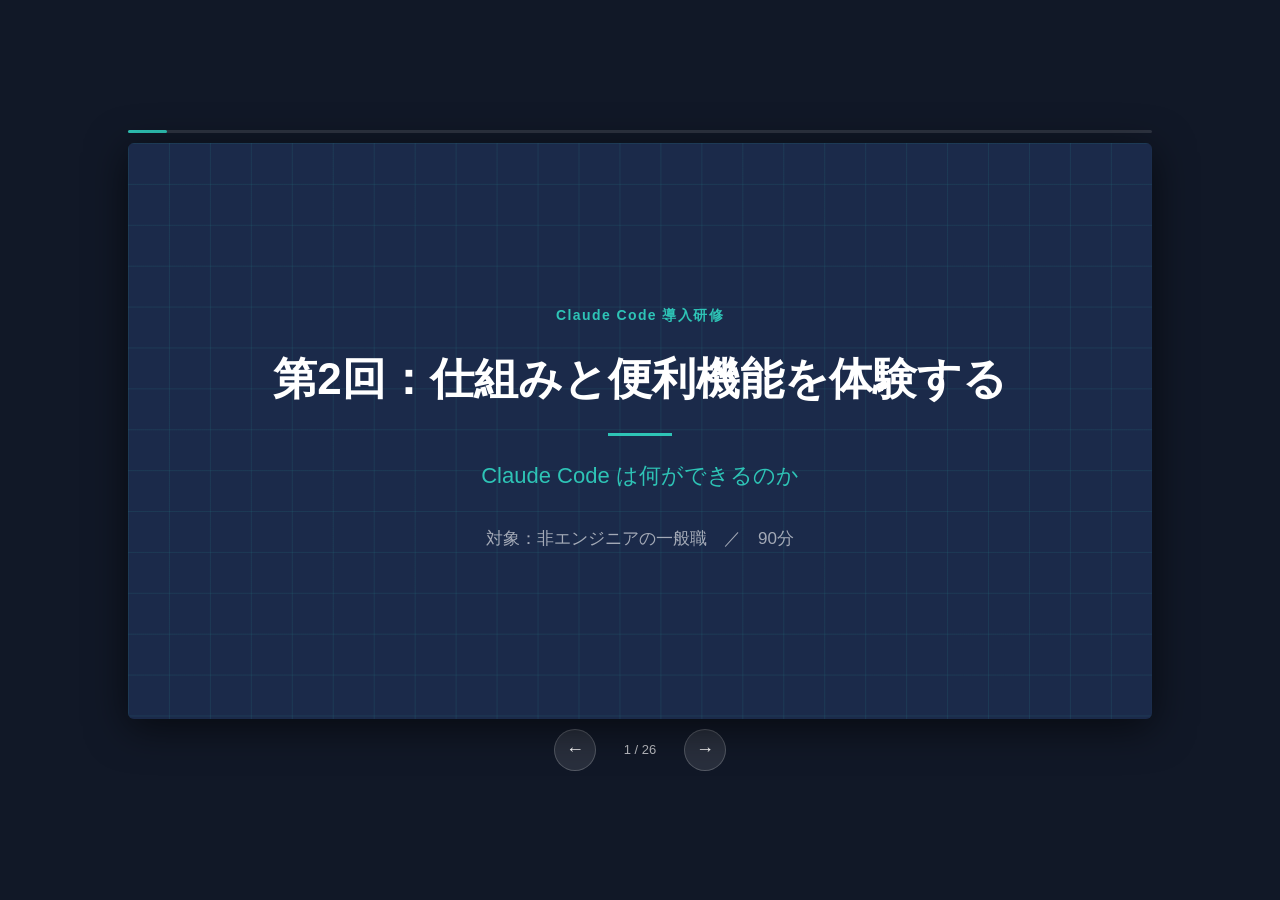
<file: downloads/claudecode/slide_session02.html>
<!DOCTYPE html>
<html lang="ja">
<head>
<meta charset="UTF-8">
<meta name="viewport" content="width=device-width, initial-scale=1.0">
<title>第2回：仕組みと便利機能を体験する | Claude Code 導入研修</title>
<style>
* { box-sizing: border-box; margin: 0; padding: 0; }

:root {
  --navy:   #1B2A4A;
  --teal:   #2EC4B6;
  --gray-bg: #F0F2F5;
  --work-bg: #E6F8F7;
}

html, body {
  background: #111827;
  font-family: 'Hiragino Sans', 'Hiragino Kaku Gothic ProN', 'Yu Gothic Medium', 'Meiryo', sans-serif;
}
body {
  display: flex; flex-direction: column; align-items: center; justify-content: center;
  min-height: 100vh; padding: 16px; gap: 10px;
}

.stage { width: 100%; max-width: 1024px; }

.progress-bar { width: 100%; height: 3px; background: rgba(255,255,255,0.12); border-radius: 2px; margin-bottom: 10px; }
.progress-fill { height: 100%; background: var(--teal); border-radius: 2px; transition: width 0.3s ease; }

.slide-wrap {
  position: relative; width: 100%; padding-bottom: 56.25%;
  overflow: hidden; border-radius: 6px; box-shadow: 0 8px 40px rgba(0,0,0,0.6);
}
.slide { position: absolute; inset: 0; display: none; flex-direction: column; }
.slide.active { display: flex; }

.grid-bg {
  position: absolute; inset: 0;
  background-image:
    linear-gradient(to right, rgba(46,196,182,0.1) 1px, transparent 1px),
    linear-gradient(to bottom, rgba(46,196,182,0.1) 1px, transparent 1px);
  background-size: 4% 7.1%;
  pointer-events: none; z-index: 0;
}

.slide-cover {
  background: var(--navy);
  align-items: center; justify-content: center; text-align: center;
  padding: 6% 10%;
}
.cover-badge { font-size: clamp(11px,1.3vw,14px); color: var(--teal); letter-spacing: 0.1em; font-weight: 600; margin-bottom: 3%; position: relative; z-index: 1; }
.cover-title { font-size: clamp(28px,4vw,44px); font-weight: 800; color: #fff; line-height: 1.35; margin-bottom: 3%; position: relative; z-index: 1; }
.cover-divider { width: 5vw; height: 3px; background: var(--teal); margin: 0 auto 3%; position: relative; z-index: 1; }
.cover-sub  { font-size: clamp(16px,2vw,22px); color: var(--teal); margin-bottom: 4%; position: relative; z-index: 1; }
.cover-meta { font-size: clamp(13px,1.5vw,17px); color: rgba(255,255,255,0.6); line-height: 1.8; position: relative; z-index: 1; }

.slide-content { background: var(--gray-bg); padding: 5% 6% 9%; }

.slide-title {
  border-left: 0.55vw solid var(--teal); padding-left: 1.5%;
  font-size: clamp(18px,2.7vw,30px); font-weight: 700; color: var(--navy);
  margin-bottom: 4%; line-height: 1.3; width: 100%; position: relative; z-index: 1;
}

.bullets { list-style: none; display: flex; flex-direction: column; gap: 3%; flex: 1; width: 100%; position: relative; z-index: 1; }
.bullet  { display: flex; gap: 1.2%; font-size: clamp(14px,2.1vw,22px); line-height: 1.6; color: var(--navy); align-items: flex-start; width: 100%; }
.dot     { flex-shrink: 0; width: clamp(7px,0.8vw,9px); height: clamp(7px,0.8vw,9px); border-radius: 50%; background: var(--teal); margin-top: 0.75vw; }
.bstrong { font-weight: 700; }

.emph { background: var(--navy); color: #fff; padding: 1.5% 2%; border-radius: 0.4vw; font-size: clamp(13px,1.8vw,20px); font-weight: 600; width: 100%; position: relative; z-index: 1; margin-top: 2%; }

.two-grid { display: grid; grid-template-columns: 1fr 1fr; gap: 2%; flex: 1; width: 100%; position: relative; z-index: 1; }
.grid-item { background: #fff; border-radius: 0.5vw; padding: 2.5% 3%; border-top: 0.4vw solid var(--teal); display: flex; flex-direction: column; gap: 6%; }
.grid-item-label { font-size: clamp(12px,1.5vw,17px); font-weight: 800; color: var(--teal); }
.grid-item-text  { font-size: clamp(12px,1.65vw,18px); color: var(--navy); line-height: 1.55; }

.card-list { display: flex; flex-direction: column; gap: 2%; flex: 1; width: 100%; position: relative; z-index: 1; }
.card-item { display: flex; gap: 1.5%; align-items: flex-start; background: #fff; border-radius: 0.5vw; padding: 1.8% 2%; border-left: 0.4vw solid var(--teal); flex: 1; }
.card-num  { flex-shrink: 0; background: var(--navy); color: #fff; width: clamp(20px,2.4vw,28px); height: clamp(20px,2.4vw,28px); border-radius: 50%; display: flex; align-items: center; justify-content: center; font-size: clamp(10px,1.2vw,14px); font-weight: 700; }
.card-body { font-size: clamp(13px,1.8vw,20px); color: var(--navy); line-height: 1.5; }

.row-table { flex: 1; width: 100%; display: flex; flex-direction: column; gap: 2%; position: relative; z-index: 1; }
.row-item  { display: flex; gap: 2%; align-items: center; background: #fff; border-radius: 0.5vw; padding: 1.8% 2.5%; flex: 1; }
.row-key   { flex-shrink: 0; min-width: 14%; font-size: clamp(13px,1.7vw,19px); font-weight: 800; color: var(--navy); }
.row-val   { font-size: clamp(13px,1.8vw,20px); color: #444; border-left: 0.3vw solid var(--teal); padding-left: 2%; }

.slide-footer { position: absolute; bottom: 2%; left: 6%; right: 6%; font-size: clamp(9px,1vw,11px); color: rgba(27,42,74,0.35); display: flex; justify-content: space-between; z-index: 1; }

.slide-work { background: var(--work-bg); padding: 5% 6% 4%; }

.work-badge { position: absolute; top: 4.5%; right: 4%; background: var(--teal); color: #fff; padding: 0.8% 2%; border-radius: 2vw; font-size: clamp(11px,1.35vw,15px); font-weight: 700; z-index: 2; }

.steps    { list-style: none; display: flex; flex-direction: column; gap: 3%; flex: 1; width: 100%; position: relative; z-index: 1; margin-bottom: 3%; }
.step     { display: flex; gap: 1.5%; align-items: flex-start; font-size: clamp(14px,2.1vw,22px); line-height: 1.6; color: var(--navy); width: 100%; }
.step-num { flex-shrink: 0; background: var(--navy); color: #fff; width: clamp(20px,2.4vw,28px); height: clamp(20px,2.4vw,28px); border-radius: 50%; display: flex; align-items: center; justify-content: center; font-size: clamp(10px,1.2vw,14px); font-weight: 700; margin-top: 0.15vw; }

.check-row  { display: flex; gap: 1%; align-items: flex-start; background: rgba(27,42,74,0.08); padding: 1.5% 2%; border-radius: 0.4vw; width: 100%; position: relative; z-index: 1; }
.check-icon { flex-shrink: 0; font-size: clamp(13px,1.6vw,18px); }
.check-text { font-size: clamp(13px,1.7vw,19px); color: var(--navy); font-weight: 600; line-height: 1.55; }

.nav { display: flex; align-items: center; gap: 14px; }
.nav-btn { background: rgba(255,255,255,0.1); border: 1px solid rgba(255,255,255,0.2); color: #fff; width: 42px; height: 42px; border-radius: 50%; font-size: 18px; cursor: pointer; display: flex; align-items: center; justify-content: center; transition: background 0.2s; }
.nav-btn:hover { background: rgba(255,255,255,0.22); }
.nav-counter { color: rgba(255,255,255,0.7); font-size: 13px; min-width: 60px; text-align: center; }
</style>
</head>
<body>

<div class="stage">
  <div class="progress-bar"><div class="progress-fill" id="progress"></div></div>
  <div class="slide-wrap">

    <!-- NOTE: 第2回 表紙 -->
    <div class="slide slide-cover active">
      <div class="grid-bg"></div>
      <div class="cover-badge">Claude Code 導入研修</div>
      <div class="cover-title">第2回：仕組みと便利機能を体験する</div>
      <div class="cover-divider"></div>
      <div class="cover-sub">Claude Code は何ができるのか</div>
      <div class="cover-meta">対象：非エンジニアの一般職　／　90分</div>
    </div>

    <!-- NOTE: 今日の流れ -->
    <div class="slide slide-content">
      <div class="grid-bg"></div>
      <div class="slide-title">今日の流れ</div>
      <div class="row-table">
        <div class="row-item"><span class="row-key">10分</span><span class="row-val">前回振り返り・今日のゴール確認</span></div>
        <div class="row-item"><span class="row-key">25分</span><span class="row-val">Claude Code の仕組みを知る</span></div>
        <div class="row-item"><span class="row-key">25分</span><span class="row-val">CLAUDE.md・スキル・音声入力を体験</span></div>
        <div class="row-item"><span class="row-key">25分</span><span class="row-val">演習：会議メモ → ToDoリスト変換</span></div>
        <div class="row-item"><span class="row-key">5分</span><span class="row-val">まとめ・宿題</span></div>
      </div>
      <div class="slide-footer"><span>アジェンダ</span><span>2 / 26</span></div>
    </div>

    <!-- NOTE: セクション1ヘッダー：導入・前回振り返り -->
    <div class="slide slide-cover">
      <div class="grid-bg"></div>
      <div class="cover-badge">セクション 1</div>
      <div class="cover-title">導入・前回振り返り</div>
      <div class="cover-divider"></div>
      <div class="cover-sub">宿題体験を共有し、今日の見通しを持つ</div>
    </div>

    <!-- NOTE: 前回確認と今日のゴール -->
    <div class="slide slide-content">
      <div class="grid-bg"></div>
      <div class="slide-title">前回の確認と今日のゴール</div>
      <ul class="bullets">
        <li class="bullet"><span class="dot"></span><span><span class="bstrong">第1回でやったこと：</span>安全ルール3つ・インストール・起動</span></li>
        <li class="bullet"><span class="dot"></span><span>起動がまだの場合：<code style="background:#e8eef8;padding:1px 5px;border-radius:3px;font-size:0.88em;">claude doctor</code> で環境診断</span></li>
        <li class="bullet"><span class="dot"></span><span><span class="bstrong">今日の4テーマ：</span>①動作原理 ②CLAUDE.md ③スキル・音声入力 ④演習</span></li>
      </ul>
      <div class="slide-footer"><span>導入</span><span>4 / 26</span></div>
    </div>

    <!-- NOTE: 今日のキーワード -->
    <div class="slide slide-content">
      <div class="grid-bg"></div>
      <div class="slide-title">今日のキーワード</div>
      <div class="card-list">
        <div class="card-item"><span class="card-num">1</span><span class="card-body">カレントディレクトリ</span></div>
        <div class="card-item"><span class="card-num">2</span><span class="card-body">CLAUDE.md（絶対遵守ではない）</span></div>
        <div class="card-item"><span class="card-num">3</span><span class="card-body">スキル（/コマンド）</span></div>
        <div class="card-item"><span class="card-num">4</span><span class="card-body">指示文の4要素</span></div>
      </div>
      <div class="slide-footer"><span>導入</span><span>5 / 26</span></div>
    </div>

    <!-- NOTE: セクション2ヘッダー：Claude Code の仕組み -->
    <div class="slide slide-cover">
      <div class="grid-bg"></div>
      <div class="cover-badge">セクション 2</div>
      <div class="cover-title">Claude Code の仕組みを知る</div>
      <div class="cover-divider"></div>
      <div class="cover-sub">何ができて、何ができないのかを理解する</div>
    </div>

    <!-- NOTE: カレントディレクトリの概念 -->
    <div class="slide slide-content">
      <div class="grid-bg"></div>
      <div class="slide-title">カレントディレクトリ＝作業範囲</div>
      <ul class="bullets">
        <li class="bullet"><span class="dot"></span><span>「今いるフォルダ」が Claude Code の作業範囲</span></li>
        <li class="bullet"><span class="dot"></span><span>フォルダの外のファイルには触れない（安全設計）</span></li>
        <li class="bullet"><span class="dot"></span><span>安全ルール③（専用フォルダを使う）と直結している</span></li>
      </ul>
      <div class="emph">claude_work で起動すれば、その中だけで作業する</div>
      <div class="slide-footer"><span>仕組みを知る</span><span>7 / 26</span></div>
    </div>

    <!-- NOTE: できること vs できないこと -->
    <div class="slide slide-content">
      <div class="grid-bg"></div>
      <div class="slide-title">できること　vs　できないこと</div>
      <div class="two-grid">
        <div class="grid-item">
          <div class="grid-item-label">✅ できること</div>
          <div class="grid-item-text">ファイルの読み込み・整理・変換<br>文書の下書き作成<br>繰り返し作業の自動化</div>
        </div>
        <div class="grid-item">
          <div class="grid-item-label">❌ できないこと</div>
          <div class="grid-item-text">インターネットのリアルタイム情報<br>社内システムへのアクセス<br>最終的な判断・意思決定</div>
        </div>
      </div>
      <div class="emph">イメージ：「フォルダの中で作業する代行者」</div>
      <div class="slide-footer"><span>仕組みを知る</span><span>8 / 26</span></div>
    </div>

    <!-- NOTE: 理解確認クイズ -->
    <div class="slide slide-content">
      <div class="grid-bg"></div>
      <div class="slide-title">理解確認クイズ</div>
      <ul class="bullets">
        <li class="bullet"><span class="dot"></span><span>「来週の会議の議題を Claude に調べさせる」——できる？できない？</span></li>
        <li class="bullet"><span class="dot"></span><span><span class="bstrong">正解：できない</span>（リアルタイム情報へのアクセス不可）</span></li>
        <li class="bullet"><span class="dot"></span><span>「会議の議事録をまとめて ToDo リストにする」——できる？できない？</span></li>
        <li class="bullet"><span class="dot"></span><span><span class="bstrong">正解：できる</span>（フォルダ内のファイルを読んで処理）</span></li>
      </ul>
      <div class="slide-footer"><span>仕組みを知る</span><span>9 / 26</span></div>
    </div>

    <!-- NOTE: セクション3ヘッダー：CLAUDE.md -->
    <div class="slide slide-cover">
      <div class="grid-bg"></div>
      <div class="cover-badge">セクション 3</div>
      <div class="cover-title">CLAUDE.md を書いて試す</div>
      <div class="cover-divider"></div>
      <div class="cover-sub">「事前指示書」を自分で作成する</div>
    </div>

    <!-- NOTE: CLAUDE.mdとは -->
    <div class="slide slide-content">
      <div class="grid-bg"></div>
      <div class="slide-title">CLAUDE.md とは</div>
      <ul class="bullets">
        <li class="bullet"><span class="dot"></span><span>起動のたびに読み込まれる「事前指示書」</span></li>
        <li class="bullet"><span class="dot"></span><span>毎回言いたいことをここに書いておく</span></li>
        <li class="bullet"><span class="dot"></span><span>ChatGPT のシステムプロンプトに似ているが強制力がない</span></li>
      </ul>
      <div class="slide-footer"><span>CLAUDE.md</span><span>11 / 26</span></div>
    </div>

    <!-- NOTE: 絶対遵守ではない特性 -->
    <div class="slide slide-content">
      <div class="grid-bg"></div>
      <div class="slide-title">重要：絶対遵守ではない</div>
      <ul class="bullets">
        <li class="bullet"><span class="dot"></span><span>CLAUDE.md はガイドライン、命令ではない</span></li>
        <li class="bullet"><span class="dot"></span><span>AI が状況を判断して従わないことがある</span></li>
        <li class="bullet"><span class="dot"></span><span>正しい使い方：CLAUDE.md ＋ 毎回の指示文で念押しの「2段構え」</span></li>
      </ul>
      <div class="emph">CLAUDE.md は補助。毎回の指示文が最優先</div>
      <div class="slide-footer"><span>CLAUDE.md</span><span>12 / 26</span></div>
    </div>

    <!-- NOTE: ワーク1 CLAUDE.md作成 -->
    <div class="slide slide-work">
      <div class="grid-bg"></div>
      <div class="work-badge">⏱ 13分　個人ハンズオン</div>
      <div class="slide-title">ワーク1　CLAUDE.md 作成・動作確認</div>
      <ul class="steps">
        <li class="step"><span class="step-num">1</span><span>claude_work で <code style="background:rgba(27,42,74,0.1);padding:1px 5px;border-radius:3px;">claude</code> を起動し「CLAUDE.mdを作って2行書いて」と指示</span></li>
        <li class="step"><span class="step-num">2</span><span>「日本語で答えて」と書いて → 日本語で返答が来るか確認</span></li>
        <li class="step"><span class="step-num">3</span><span>「すぐに実行して」と書いて → 確認を取るか取らないかを観察</span></li>
      </ul>
      <div class="check-row">
        <span class="check-icon">✓</span>
        <span class="check-text">チェックポイント：「確認なしに動き出した」体験ができればOK（絶対遵守ではないの体感）</span>
      </div>
      <div class="slide-footer"><span>CLAUDE.md</span><span>13 / 26</span></div>
    </div>

    <!-- NOTE: セクション4ヘッダー：スキルと音声入力 -->
    <div class="slide slide-cover">
      <div class="grid-bg"></div>
      <div class="cover-badge">セクション 4</div>
      <div class="cover-title">スキルと音声入力を体験する</div>
      <div class="cover-divider"></div>
      <div class="cover-sub">便利機能でもっと効率よく使う</div>
    </div>

    <!-- NOTE: スキル（/コマンド）とは -->
    <div class="slide slide-content">
      <div class="grid-bg"></div>
      <div class="slide-title">スキル（/コマンド）とは</div>
      <ul class="bullets">
        <li class="bullet"><span class="dot"></span><span>/ から始まるコマンドで、よく使う操作をワンコマンドで呼び出せる</span></li>
        <li class="bullet"><span class="dot"></span><span>ショートカットキーのようなもの</span></li>
        <li class="bullet"><span class="dot"></span><span><span class="bstrong">既製スキル：</span>/help・/clear・/voice など</span></li>
        <li class="bullet"><span class="dot"></span><span><span class="bstrong">カスタムスキル：</span>自分で作成できる（第3回で紹介）</span></li>
      </ul>
      <div class="slide-footer"><span>スキル・音声入力</span><span>15 / 26</span></div>
    </div>

    <!-- NOTE: ワーク2 スキル呼び出し体験 -->
    <div class="slide slide-work">
      <div class="grid-bg"></div>
      <div class="work-badge">⏱ 5分　個人ハンズオン</div>
      <div class="slide-title">ワーク2　スキル呼び出し体験</div>
      <ul class="steps">
        <li class="step"><span class="step-num">1</span><span><code style="background:rgba(27,42,74,0.1);padding:1px 5px;border-radius:3px;">/help</code> を入力してコマンド一覧を確認する</span></li>
        <li class="step"><span class="step-num">2</span><span>一覧から1つ選んで実行する（<code style="background:rgba(27,42,74,0.1);padding:1px 5px;border-radius:3px;">/clear</code> 推奨）</span></li>
      </ul>
      <div class="check-row">
        <span class="check-icon">✓</span>
        <span class="check-text">チェックポイント：コマンドが動作したことを確認</span>
      </div>
      <div class="slide-footer"><span>スキル・音声入力</span><span>16 / 26</span></div>
    </div>

    <!-- NOTE: ワーク3 音声入力体験 -->
    <div class="slide slide-work">
      <div class="grid-bg"></div>
      <div class="work-badge">⏱ 5分　個人ハンズオン</div>
      <div class="slide-title">ワーク3　音声入力体験（ベータ機能）</div>
      <ul class="steps">
        <li class="step"><span class="step-num">1</span><span><code style="background:rgba(27,42,74,0.1);padding:1px 5px;border-radius:3px;">/voice</code> と入力して音声入力コマンドを起動する</span></li>
        <li class="step"><span class="step-num">2</span><span>Space を押しながら「会議メモを整理してください」と話す</span></li>
      </ul>
      <div class="check-row">
        <span class="check-icon">✓</span>
        <span class="check-text">チェックポイント：起動できない場合はキーボード入力で進める（ベータ機能のため正常）</span>
      </div>
      <div class="slide-footer"><span>スキル・音声入力</span><span>17 / 26</span></div>
    </div>

    <!-- NOTE: セクション5ヘッダー：演習 -->
    <div class="slide slide-cover">
      <div class="grid-bg"></div>
      <div class="cover-badge">セクション 5</div>
      <div class="cover-title">演習：会議メモを ToDo リストに変換する</div>
      <div class="cover-divider"></div>
      <div class="cover-sub">指示文の4要素で精度を上げる</div>
    </div>

    <!-- NOTE: 指示文の4要素 -->
    <div class="slide slide-content">
      <div class="grid-bg"></div>
      <div class="slide-title">指示文の4要素</div>
      <div class="card-list">
        <div class="card-item"><span class="card-num">①</span><span class="card-body"><strong>環境：</strong>どのフォルダで作業するか</span></div>
        <div class="card-item"><span class="card-num">②</span><span class="card-body"><strong>入力：</strong>何のファイルを渡すか</span></div>
        <div class="card-item"><span class="card-num">③</span><span class="card-body"><strong>出力：</strong>何というファイルに保存するか</span></div>
        <div class="card-item"><span class="card-num">④</span><span class="card-body"><strong>確認単位：</strong>どのタイミングで確認を取るか</span></div>
      </div>
      <div class="slide-footer"><span>演習</span><span>19 / 26</span></div>
    </div>

    <!-- NOTE: ワーク4 会議メモ→ToDo変換演習 -->
    <div class="slide slide-work">
      <div class="grid-bg"></div>
      <div class="work-badge">⏱ 20分　個人ハンズオン</div>
      <div class="slide-title">ワーク4　会議メモ → ToDo 変換演習</div>
      <ul class="steps">
        <li class="step"><span class="step-num">1</span><span>事前配布の <code style="background:rgba(27,42,74,0.1);padding:1px 5px;border-radius:3px;">meeting_memo.txt</code> を claude_work にコピーする（元ファイルは変更しない）</span></li>
        <li class="step"><span class="step-num">2</span><span>4要素を揃えた指示文を入力して実行する</span></li>
        <li class="step"><span class="step-num">3</span><span><code style="background:rgba(27,42,74,0.1);padding:1px 5px;border-radius:3px;">todo_list.md</code> が claude_work 内に生成されたことを確認する</span></li>
      </ul>
      <div class="check-row">
        <span class="check-icon">✓</span>
        <span class="check-text">チェックポイント：担当者別の ToDo と期限が整理されていれば完了</span>
      </div>
      <div class="slide-footer"><span>演習</span><span>20 / 26</span></div>
    </div>

    <!-- NOTE: セクション6ヘッダー：まとめ・宿題 -->
    <div class="slide slide-cover">
      <div class="grid-bg"></div>
      <div class="cover-badge">セクション 6</div>
      <div class="cover-title">まとめ・宿題</div>
      <div class="cover-divider"></div>
      <div class="cover-sub">今日学んだことを整理して次回へ</div>
    </div>

    <!-- NOTE: 今日のポイント整理 -->
    <div class="slide slide-content">
      <div class="grid-bg"></div>
      <div class="slide-title">今日のポイント整理</div>
      <div class="card-list">
        <div class="card-item"><span class="card-num">①</span><span class="card-body">カレントディレクトリ＝今いるフォルダが作業範囲</span></div>
        <div class="card-item"><span class="card-num">②</span><span class="card-body">CLAUDE.md は絶対遵守ではない・毎回の指示文と組み合わせる</span></div>
        <div class="card-item"><span class="card-num">③</span><span class="card-body">スキル（/コマンド）で繰り返し操作を効率化</span></div>
        <div class="card-item"><span class="card-num">④</span><span class="card-body">指示文の4要素（環境・入力・出力・確認単位）で精度が上がる</span></div>
      </div>
      <div class="slide-footer"><span>まとめ</span><span>22 / 26</span></div>
    </div>

    <!-- NOTE: ワーク5 宿題シート -->
    <div class="slide slide-work">
      <div class="grid-bg"></div>
      <div class="work-badge">⏱ 3分　個人ワーク</div>
      <div class="slide-title">ワーク5　宿題シート記入</div>
      <ul class="steps">
        <li class="step"><span class="step-num">1</span><span>次回までに試すことを1つ決める（機密でないファイルを選ぶ）</span></li>
        <li class="step"><span class="step-num">2</span><span>安全3ルール（機密NG・Approve確認・claude_work のみ）を確認する</span></li>
      </ul>
      <div class="check-row">
        <span class="check-icon">✓</span>
        <span class="check-text">チェックポイント：「次回までに試すこと」と「試す理由」が書けているか</span>
      </div>
      <div class="slide-footer"><span>まとめ</span><span>23 / 26</span></div>
    </div>

    <!-- NOTE: 安全ルール再確認 -->
    <div class="slide slide-content">
      <div class="grid-bg"></div>
      <div class="slide-title">宿題を試す前に — 安全3ルール再確認</div>
      <div class="card-list">
        <div class="card-item"><span class="card-num">①</span><span class="card-body">機密データ（顧客情報・個人情報・社外秘）は渡さない</span></div>
        <div class="card-item"><span class="card-num">②</span><span class="card-body">Approve の内容を読んでから押す（迷ったら Reject）</span></div>
        <div class="card-item"><span class="card-num">③</span><span class="card-body">claude_work フォルダの中だけで作業する</span></div>
      </div>
      <div class="slide-footer"><span>まとめ</span><span>24 / 26</span></div>
    </div>

    <!-- NOTE: 次回予告 -->
    <div class="slide slide-content">
      <div class="grid-bg"></div>
      <div class="slide-title">次回予告 — 第3回</div>
      <ul class="bullets">
        <li class="bullet"><span class="dot"></span><span><span class="bstrong">テーマ：</span>繰り返し作業を自動化する・継続活用プラン作成</span></li>
        <li class="bullet"><span class="dot"></span><span>複数ファイルの一括処理（バッチ処理）を体験</span></li>
        <li class="bullet"><span class="dot"></span><span>宿題で試した体験を持ち寄ってください（失敗談歓迎）</span></li>
        <li class="bullet"><span class="dot"></span><span>今日のキーワードを帰り際に確認してください</span></li>
      </ul>
      <div class="slide-footer"><span>まとめ</span><span>25 / 26</span></div>
    </div>

    <!-- NOTE: 終わりのスライド -->
    <div class="slide slide-cover">
      <div class="grid-bg"></div>
      <div class="cover-badge">Claude Code 導入研修　第2回</div>
      <div class="cover-title">お疲れさまでした</div>
      <div class="cover-divider"></div>
      <div class="cover-sub">次回は繰り返し作業の自動化を体験します</div>
      <div class="cover-meta">宿題：機密でないファイルで Claude Code を1回試してみる</div>
    </div>

  </div><!-- /slide-wrap -->
</div><!-- /stage -->

<nav class="nav">
  <button class="nav-btn" id="prev">&#8592;</button>
  <span class="nav-counter" id="counter">1 / 26</span>
  <button class="nav-btn" id="next">&#8594;</button>
</nav>

<script>
const slides = document.querySelectorAll('.slide');
const counter = document.getElementById('counter');
const progress = document.getElementById('progress');
const total = slides.length;
let current = 0;

function show(n) {
  slides[current].classList.remove('active');
  current = ((n % total) + total) % total;
  slides[current].classList.add('active');
  counter.textContent = `${current + 1} / ${total}`;
  progress.style.width = `${((current + 1) / total) * 100}%`;
}

document.getElementById('prev').addEventListener('click', () => show(current - 1));
document.getElementById('next').addEventListener('click', () => show(current + 1));
document.addEventListener('keydown', e => {
  if (e.key === 'ArrowRight' || e.key === ' ') { e.preventDefault(); show(current + 1); }
  if (e.key === 'ArrowLeft') { e.preventDefault(); show(current - 1); }
});
let touchX = 0;
document.addEventListener('touchstart', e => { touchX = e.touches[0].clientX; });
document.addEventListener('touchend', e => {
  const dx = e.changedTouches[0].clientX - touchX;
  if (Math.abs(dx) > 50) show(current + (dx < 0 ? 1 : -1));
});

show(0);
</script>
</body>
</html>
</file>
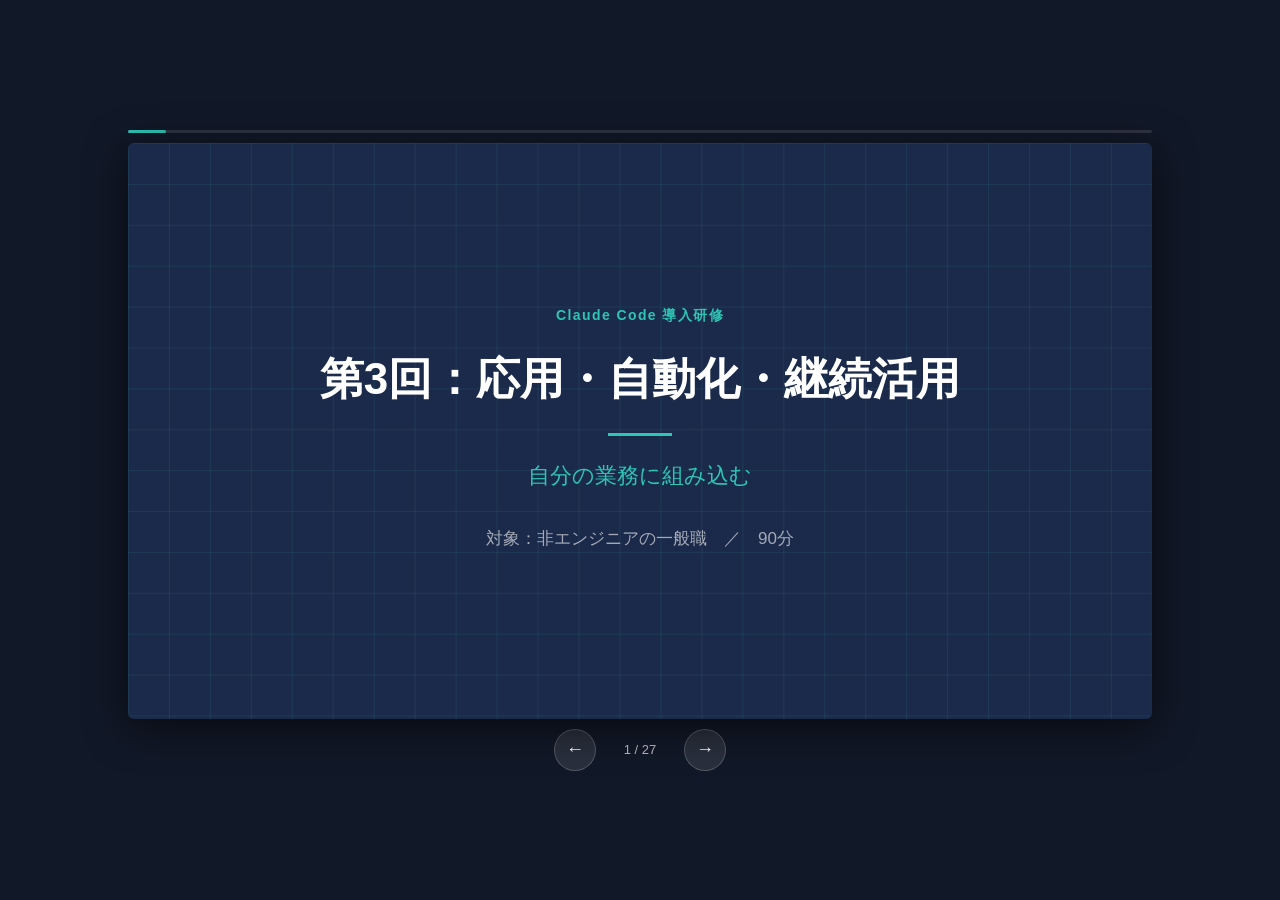
<file: downloads/claudecode/slide_session03.html>
<!DOCTYPE html>
<html lang="ja">
<head>
<meta charset="UTF-8">
<meta name="viewport" content="width=device-width, initial-scale=1.0">
<title>第3回：応用・自動化・継続活用 | Claude Code 導入研修</title>
<style>
* { box-sizing: border-box; margin: 0; padding: 0; }

:root {
  --navy:   #1B2A4A;
  --teal:   #2EC4B6;
  --gray-bg: #F0F2F5;
  --work-bg: #E6F8F7;
}

html, body {
  background: #111827;
  font-family: 'Hiragino Sans', 'Hiragino Kaku Gothic ProN', 'Yu Gothic Medium', 'Meiryo', sans-serif;
}
body {
  display: flex; flex-direction: column; align-items: center; justify-content: center;
  min-height: 100vh; padding: 16px; gap: 10px;
}

.stage { width: 100%; max-width: 1024px; }

.progress-bar { width: 100%; height: 3px; background: rgba(255,255,255,0.12); border-radius: 2px; margin-bottom: 10px; }
.progress-fill { height: 100%; background: var(--teal); border-radius: 2px; transition: width 0.3s ease; }

.slide-wrap {
  position: relative; width: 100%; padding-bottom: 56.25%;
  overflow: hidden; border-radius: 6px; box-shadow: 0 8px 40px rgba(0,0,0,0.6);
}
.slide { position: absolute; inset: 0; display: none; flex-direction: column; }
.slide.active { display: flex; }

.grid-bg {
  position: absolute; inset: 0;
  background-image:
    linear-gradient(to right, rgba(46,196,182,0.1) 1px, transparent 1px),
    linear-gradient(to bottom, rgba(46,196,182,0.1) 1px, transparent 1px);
  background-size: 4% 7.1%;
  pointer-events: none; z-index: 0;
}

.slide-cover {
  background: var(--navy);
  align-items: center; justify-content: center; text-align: center;
  padding: 6% 10%;
}
.cover-badge { font-size: clamp(11px,1.3vw,14px); color: var(--teal); letter-spacing: 0.1em; font-weight: 600; margin-bottom: 3%; position: relative; z-index: 1; }
.cover-title { font-size: clamp(28px,4vw,44px); font-weight: 800; color: #fff; line-height: 1.35; margin-bottom: 3%; position: relative; z-index: 1; }
.cover-divider { width: 5vw; height: 3px; background: var(--teal); margin: 0 auto 3%; position: relative; z-index: 1; }
.cover-sub  { font-size: clamp(16px,2vw,22px); color: var(--teal); margin-bottom: 4%; position: relative; z-index: 1; }
.cover-meta { font-size: clamp(13px,1.5vw,17px); color: rgba(255,255,255,0.6); line-height: 1.8; position: relative; z-index: 1; }

.slide-content { background: var(--gray-bg); padding: 5% 6% 9%; }

.slide-title {
  border-left: 0.55vw solid var(--teal); padding-left: 1.5%;
  font-size: clamp(18px,2.7vw,30px); font-weight: 700; color: var(--navy);
  margin-bottom: 4%; line-height: 1.3; width: 100%; position: relative; z-index: 1;
}

.bullets { list-style: none; display: flex; flex-direction: column; gap: 3%; flex: 1; width: 100%; position: relative; z-index: 1; }
.bullet  { display: flex; gap: 1.2%; font-size: clamp(14px,2.1vw,22px); line-height: 1.6; color: var(--navy); align-items: flex-start; width: 100%; }
.dot     { flex-shrink: 0; width: clamp(7px,0.8vw,9px); height: clamp(7px,0.8vw,9px); border-radius: 50%; background: var(--teal); margin-top: 0.75vw; }
.bstrong { font-weight: 700; }

.emph { background: var(--navy); color: #fff; padding: 1.5% 2%; border-radius: 0.4vw; font-size: clamp(13px,1.8vw,20px); font-weight: 600; width: 100%; position: relative; z-index: 1; margin-top: 2%; }

.two-grid { display: grid; grid-template-columns: 1fr 1fr; gap: 2%; flex: 1; width: 100%; position: relative; z-index: 1; }
.grid-item { background: #fff; border-radius: 0.5vw; padding: 2.5% 3%; border-top: 0.4vw solid var(--teal); display: flex; flex-direction: column; gap: 6%; }
.grid-item-label { font-size: clamp(12px,1.5vw,17px); font-weight: 800; color: var(--teal); }
.grid-item-text  { font-size: clamp(12px,1.65vw,18px); color: var(--navy); line-height: 1.55; }

.card-list { display: flex; flex-direction: column; gap: 2%; flex: 1; width: 100%; position: relative; z-index: 1; }
.card-item { display: flex; gap: 1.5%; align-items: flex-start; background: #fff; border-radius: 0.5vw; padding: 1.8% 2%; border-left: 0.4vw solid var(--teal); flex: 1; }
.card-num  { flex-shrink: 0; background: var(--navy); color: #fff; width: clamp(20px,2.4vw,28px); height: clamp(20px,2.4vw,28px); border-radius: 50%; display: flex; align-items: center; justify-content: center; font-size: clamp(10px,1.2vw,14px); font-weight: 700; }
.card-body { font-size: clamp(13px,1.8vw,20px); color: var(--navy); line-height: 1.5; }

.row-table { flex: 1; width: 100%; display: flex; flex-direction: column; gap: 2%; position: relative; z-index: 1; }
.row-item  { display: flex; gap: 2%; align-items: center; background: #fff; border-radius: 0.5vw; padding: 1.8% 2.5%; flex: 1; }
.row-key   { flex-shrink: 0; min-width: 14%; font-size: clamp(13px,1.7vw,19px); font-weight: 800; color: var(--navy); }
.row-val   { font-size: clamp(13px,1.8vw,20px); color: #444; border-left: 0.3vw solid var(--teal); padding-left: 2%; }

.slide-footer { position: absolute; bottom: 2%; left: 6%; right: 6%; font-size: clamp(9px,1vw,11px); color: rgba(27,42,74,0.35); display: flex; justify-content: space-between; z-index: 1; }

.slide-work { background: var(--work-bg); padding: 5% 6% 4%; }

.work-badge { position: absolute; top: 4.5%; right: 4%; background: var(--teal); color: #fff; padding: 0.8% 2%; border-radius: 2vw; font-size: clamp(11px,1.35vw,15px); font-weight: 700; z-index: 2; }

.steps    { list-style: none; display: flex; flex-direction: column; gap: 3%; flex: 1; width: 100%; position: relative; z-index: 1; margin-bottom: 3%; }
.step     { display: flex; gap: 1.5%; align-items: flex-start; font-size: clamp(14px,2.1vw,22px); line-height: 1.6; color: var(--navy); width: 100%; }
.step-num { flex-shrink: 0; background: var(--navy); color: #fff; width: clamp(20px,2.4vw,28px); height: clamp(20px,2.4vw,28px); border-radius: 50%; display: flex; align-items: center; justify-content: center; font-size: clamp(10px,1.2vw,14px); font-weight: 700; margin-top: 0.15vw; }

.check-row  { display: flex; gap: 1%; align-items: flex-start; background: rgba(27,42,74,0.08); padding: 1.5% 2%; border-radius: 0.4vw; width: 100%; position: relative; z-index: 1; }
.check-icon { flex-shrink: 0; font-size: clamp(13px,1.6vw,18px); }
.check-text { font-size: clamp(13px,1.7vw,19px); color: var(--navy); font-weight: 600; line-height: 1.55; }

.nav { display: flex; align-items: center; gap: 14px; }
.nav-btn { background: rgba(255,255,255,0.1); border: 1px solid rgba(255,255,255,0.2); color: #fff; width: 42px; height: 42px; border-radius: 50%; font-size: 18px; cursor: pointer; display: flex; align-items: center; justify-content: center; transition: background 0.2s; }
.nav-btn:hover { background: rgba(255,255,255,0.22); }
.nav-counter { color: rgba(255,255,255,0.7); font-size: 13px; min-width: 60px; text-align: center; }
</style>
</head>
<body>

<div class="stage">
  <div class="progress-bar"><div class="progress-fill" id="progress"></div></div>
  <div class="slide-wrap">

    <!-- NOTE: 第3回 表紙 -->
    <div class="slide slide-cover active">
      <div class="grid-bg"></div>
      <div class="cover-badge">Claude Code 導入研修</div>
      <div class="cover-title">第3回：応用・自動化・継続活用</div>
      <div class="cover-divider"></div>
      <div class="cover-sub">自分の業務に組み込む</div>
      <div class="cover-meta">対象：非エンジニアの一般職　／　90分</div>
    </div>

    <!-- NOTE: 今日の流れ -->
    <div class="slide slide-content">
      <div class="grid-bg"></div>
      <div class="slide-title">今日の流れ</div>
      <div class="row-table">
        <div class="row-item"><span class="row-key">15分</span><span class="row-val">自動化の考え方（繰り返し作業の洗い出し）</span></div>
        <div class="row-item"><span class="row-key">35分</span><span class="row-val">演習：複数ファイル一括処理 ＋ 指示文作成</span></div>
        <div class="row-item"><span class="row-key">20分</span><span class="row-val">Q&amp;A・エラー対処の基本手順</span></div>
        <div class="row-item"><span class="row-key">20分</span><span class="row-val">継続活用プラン作成・まとめ</span></div>
      </div>
      <div class="slide-footer"><span>アジェンダ</span><span>2 / 27</span></div>
    </div>

    <!-- NOTE: セクション1ヘッダー：導入・宿題Q&A -->
    <div class="slide slide-cover">
      <div class="grid-bg"></div>
      <div class="cover-badge">セクション 1</div>
      <div class="cover-title">導入・宿題 Q&amp;A</div>
      <div class="cover-divider"></div>
      <div class="cover-sub">宿題体験を共有し、エラー対処を学ぶ</div>
    </div>

    <!-- NOTE: 宿題振り返り・共有 -->
    <div class="slide slide-content">
      <div class="grid-bg"></div>
      <div class="slide-title">宿題の振り返り・共有</div>
      <ul class="bullets">
        <li class="bullet"><span class="dot"></span><span><span class="bstrong">第2回宿題：</span>自分の業務で Claude Code を試してみる</span></li>
        <li class="bullet"><span class="dot"></span><span>成功体験・失敗体験どちらも歓迎（チャットに1行）</span></li>
        <li class="bullet"><span class="dot"></span><span>試せなかった方：今日の演習がそのまま初体験になる</span></li>
      </ul>
      <div class="slide-footer"><span>導入</span><span>4 / 27</span></div>
    </div>

    <!-- NOTE: エラー対処3ステップ -->
    <div class="slide slide-content">
      <div class="grid-bg"></div>
      <div class="slide-title">エラー対処の基本手順（3ステップ）</div>
      <div class="card-list">
        <div class="card-item"><span class="card-num">①</span><span class="card-body">エラーメッセージをそのまま Claude Code に貼り付ける</span></div>
        <div class="card-item"><span class="card-num">②</span><span class="card-body">「期待していた結果はこれでした」と説明する</span></div>
        <div class="card-item"><span class="card-num">③</span><span class="card-body">解決しない場合は <code style="background:#e8eef8;padding:1px 5px;border-radius:3px;font-size:0.88em;">claude doctor</code> で環境診断</span></div>
      </div>
      <div class="emph">エラーが出たらそのまま貼る —— これだけ覚えれば OK</div>
      <div class="slide-footer"><span>導入</span><span>5 / 27</span></div>
    </div>

    <!-- NOTE: 消えたファイルの2パターン -->
    <div class="slide slide-content">
      <div class="grid-bg"></div>
      <div class="slide-title">「消えた」と「見当たらない」は別物</div>
      <div class="two-grid">
        <div class="grid-item">
          <div class="grid-item-label">パターン①：削除された</div>
          <div class="grid-item-text">確認画面で OK を押して削除<br>→ ゴミ箱に入らず復元困難<br>→ 作業前のコピーが唯一の保険</div>
        </div>
        <div class="grid-item">
          <div class="grid-item-label">パターン②：移動された</div>
          <div class="grid-item-text">Claude が別の場所に移動<br>→ エクスプローラーで検索すると見つかる<br>→ 焦らず検索してみる</div>
        </div>
      </div>
      <div class="slide-footer"><span>導入</span><span>6 / 27</span></div>
    </div>

    <!-- NOTE: 今日のゴール3つ -->
    <div class="slide slide-content">
      <div class="grid-bg"></div>
      <div class="slide-title">今日のゴール（3つ）</div>
      <div class="card-list">
        <div class="card-item"><span class="card-num">①</span><span class="card-body">複数のファイルをまとめて処理する演習を完走する</span></div>
        <div class="card-item"><span class="card-num">②</span><span class="card-body">自分の業務に当てはめた指示文を書く</span></div>
        <div class="card-item"><span class="card-num">③</span><span class="card-body">職場に持ち帰れる継続活用プランを1枚完成させる</span></div>
      </div>
      <div class="slide-footer"><span>導入</span><span>7 / 27</span></div>
    </div>

    <!-- NOTE: セクション2ヘッダー：自動化思考 -->
    <div class="slide slide-cover">
      <div class="grid-bg"></div>
      <div class="cover-badge">セクション 2</div>
      <div class="cover-title">繰り返し作業の自動化思考</div>
      <div class="cover-divider"></div>
      <div class="cover-sub">「下請け自動化屋」で期待値を正しく設定する</div>
    </div>

    <!-- NOTE: 自動化できる作業の見つけ方 -->
    <div class="slide slide-content">
      <div class="grid-bg"></div>
      <div class="slide-title">自動化できる作業の見つけ方</div>
      <ul class="bullets">
        <li class="bullet"><span class="dot"></span><span><span class="bstrong">ねらい目①：</span>毎週・毎月やっていること</span></li>
        <li class="bullet"><span class="dot"></span><span><span class="bstrong">ねらい目②：</span>ファイルやテキストを加工・変換・集計していること</span></li>
        <li class="bullet"><span class="dot"></span><span>「特別なスキルが要らない作業ほど自動化しやすい」</span></li>
      </ul>
      <div class="slide-footer"><span>自動化思考</span><span>9 / 27</span></div>
    </div>

    <!-- NOTE: 職種別・自動化例 -->
    <div class="slide slide-content">
      <div class="grid-bg"></div>
      <div class="slide-title">職種別　自動化できる繰り返し作業の例</div>
      <div class="row-table">
        <div class="row-item"><span class="row-key">事務・営業</span><span class="row-val">月次報告のフォーマット統一・返信メールの下書き</span></div>
        <div class="row-item"><span class="row-key">企画・経理</span><span class="row-val">競合情報の整理・経費データのフォーマット統一</span></div>
        <div class="row-item"><span class="row-key">人事・総務</span><span class="row-val">採用情報の一覧化・社内規程の改訂箇所の抽出</span></div>
      </div>
      <div class="slide-footer"><span>自動化思考</span><span>10 / 27</span></div>
    </div>

    <!-- NOTE: ワーク1 業務棚卸しシート -->
    <div class="slide slide-work">
      <div class="grid-bg"></div>
      <div class="work-badge">⏱ 4分　個人ワーク</div>
      <div class="slide-title">ワーク1　業務棚卸しシート記入</div>
      <ul class="steps">
        <li class="step"><span class="step-num">1</span><span>毎週・毎月やっている繰り返し作業をリストアップする</span></li>
        <li class="step"><span class="step-num">2</span><span>ファイル・テキストを扱う作業に絞って3つ書き出す</span></li>
      </ul>
      <div class="check-row">
        <span class="check-icon">✓</span>
        <span class="check-text">チェックポイント：「週次報告・会議メモ・データ入力」のどれかはある？</span>
      </div>
      <div class="slide-footer"><span>自動化思考</span><span>11 / 27</span></div>
    </div>

    <!-- NOTE: 下請け自動化屋・期待値設定 -->
    <div class="slide slide-content">
      <div class="grid-bg"></div>
      <div class="slide-title">「下請け自動化屋」＝期待値の正しい設定</div>
      <div class="two-grid">
        <div class="grid-item">
          <div class="grid-item-label">✅ できること</div>
          <div class="grid-item-text">ファイルの読み込み・整理・変換<br>下書き作成・繰り返し処理<br>素早く・正確に実行する</div>
        </div>
        <div class="grid-item">
          <div class="grid-item-label">❌ できないこと</div>
          <div class="grid-item-text">機密処理・意思決定<br>リアルタイム情報<br>社内システムへの直接アクセス</div>
        </div>
      </div>
      <div class="emph">最終判断・対外的な責任は人間が担う</div>
      <div class="slide-footer"><span>自動化思考</span><span>12 / 27</span></div>
    </div>

    <!-- NOTE: セクション3ヘッダー：演習・複数ファイル -->
    <div class="slide slide-cover">
      <div class="grid-bg"></div>
      <div class="cover-badge">セクション 3</div>
      <div class="cover-title">演習：複数ファイル一括処理</div>
      <div class="cover-divider"></div>
      <div class="cover-sub">バッチ処理で「1対多」の自動化を体感する</div>
    </div>

    <!-- NOTE: バッチ処理とは -->
    <div class="slide slide-content">
      <div class="grid-bg"></div>
      <div class="slide-title">バッチ処理とは</div>
      <ul class="bullets">
        <li class="bullet"><span class="dot"></span><span>複数のファイルをまとめて一度に処理すること</span></li>
        <li class="bullet"><span class="dot"></span><span><span class="bstrong">第2回：</span>1ファイル（会議メモ）→ ToDo リスト</span></li>
        <li class="bullet"><span class="dot"></span><span><span class="bstrong">第3回：</span>5ファイル（週次報告）→ 進捗サマリー1枚</span></li>
        <li class="bullet"><span class="dot"></span><span>ファイルが増えても指示文は一つ（「1対多」の自動化）</span></li>
      </ul>
      <div class="slide-footer"><span>演習・一括処理</span><span>14 / 27</span></div>
    </div>

    <!-- NOTE: 指示文テンプレート（複数ファイル版） -->
    <div class="slide slide-content">
      <div class="grid-bg"></div>
      <div class="slide-title">指示文テンプレート（複数ファイル版）</div>
      <div class="card-list">
        <div class="card-item"><span class="card-num">①</span><span class="card-body"><strong>環境：</strong>claude_work フォルダ内の</span></div>
        <div class="card-item"><span class="card-num">②</span><span class="card-body"><strong>入力：</strong>report_01.txt から report_05.txt を全て読んで</span></div>
        <div class="card-item"><span class="card-num">③</span><span class="card-body"><strong>出力：</strong>summary.md に出力してください</span></div>
        <div class="card-item"><span class="card-num">④</span><span class="card-body"><strong>確認：</strong>実行前に内容を確認してください</span></div>
      </div>
      <div class="slide-footer"><span>演習・一括処理</span><span>15 / 27</span></div>
    </div>

    <!-- NOTE: ワーク2 複数ファイル一括処理演習 -->
    <div class="slide slide-work">
      <div class="grid-bg"></div>
      <div class="work-badge">⏱ 20分　個人ハンズオン</div>
      <div class="slide-title">ワーク2　複数ファイル一括処理演習</div>
      <ul class="steps">
        <li class="step"><span class="step-num">1</span><span>事前配布の report_01〜05.txt を claude_work にコピーする（元ファイルは変更しない）</span></li>
        <li class="step"><span class="step-num">2</span><span>指示文テンプレートを入力して実行する</span></li>
        <li class="step"><span class="step-num">3</span><span>summary.md が生成されたら中身を確認する（完了・進行中・課題の3セクション）</span></li>
      </ul>
      <div class="check-row">
        <span class="check-icon">✓</span>
        <span class="check-text">チェックポイント：summary.md は claude_work 内にある？ 5ファイル全部読み込まれた？</span>
      </div>
      <div class="slide-footer"><span>演習・一括処理</span><span>16 / 27</span></div>
    </div>

    <!-- NOTE: バッチ処理の威力 -->
    <div class="slide slide-content">
      <div class="grid-bg"></div>
      <div class="slide-title">バッチ処理の威力</div>
      <ul class="bullets">
        <li class="bullet"><span class="dot"></span><span>1ファイルずつ手でまとめると何分かかるか？</span></li>
        <li class="bullet"><span class="dot"></span><span>今回の演習では5ファイルを何分で処理できたか？</span></li>
        <li class="bullet"><span class="dot"></span><span>ファイルが50個になっても指示文は一つ</span></li>
        <li class="bullet"><span class="dot"></span><span>繰り返し作業の自動化は時間節約だけでなくミスも減らす</span></li>
      </ul>
      <div class="slide-footer"><span>演習・一括処理</span><span>17 / 27</span></div>
    </div>

    <!-- NOTE: セクション4ヘッダー：演習・指示文作成 -->
    <div class="slide slide-cover">
      <div class="grid-bg"></div>
      <div class="cover-badge">セクション 4</div>
      <div class="cover-title">演習：自分の業務への指示文作成</div>
      <div class="cover-divider"></div>
      <div class="cover-sub">4要素で自力で指示文を書く</div>
    </div>

    <!-- NOTE: 4要素で指示文を書く -->
    <div class="slide slide-content">
      <div class="grid-bg"></div>
      <div class="slide-title">4要素で自分の業務の指示文を書く</div>
      <div class="card-list">
        <div class="card-item"><span class="card-num">①</span><span class="card-body"><strong>環境：</strong>claude_work フォルダ内の</span></div>
        <div class="card-item"><span class="card-num">②</span><span class="card-body"><strong>入力：</strong>○○.txt（または○○で始まるファイル）を読んで</span></div>
        <div class="card-item"><span class="card-num">③</span><span class="card-body"><strong>出力：</strong>○○.md に出力してください</span></div>
        <div class="card-item"><span class="card-num">④</span><span class="card-body"><strong>確認：</strong>実行前に確認してください</span></div>
      </div>
      <div class="emph">ポイント：実際に動かさなくていい。書くことが継続プランへの橋渡し</div>
      <div class="slide-footer"><span>演習・指示文作成</span><span>19 / 27</span></div>
    </div>

    <!-- NOTE: ワーク3 自分の業務への指示文作成 -->
    <div class="slide slide-work">
      <div class="grid-bg"></div>
      <div class="work-badge">⏱ 15分　個人ワーク</div>
      <div class="slide-title">ワーク3　自分の業務への指示文作成</div>
      <ul class="steps">
        <li class="step"><span class="step-num">1</span><span>ワーク1で書き出した繰り返し作業から1つ選ぶ</span></li>
        <li class="step"><span class="step-num">2</span><span>4要素（環境・入力・出力・確認単位）を揃えて指示文を書く</span></li>
        <li class="step"><span class="step-num">3</span><span>書いた指示文を継続活用プランシートに転記する準備をする</span></li>
      </ul>
      <div class="check-row">
        <span class="check-icon">✓</span>
        <span class="check-text">チェックポイント：入力ファイルと出力ファイルが明示されているか？</span>
      </div>
      <div class="slide-footer"><span>演習・指示文作成</span><span>20 / 27</span></div>
    </div>

    <!-- NOTE: セクション5ヘッダー：まとめ・継続活用 -->
    <div class="slide slide-cover">
      <div class="grid-bg"></div>
      <div class="cover-badge">セクション 5</div>
      <div class="cover-title">まとめ・継続活用プラン</div>
      <div class="cover-divider"></div>
      <div class="cover-sub">職場に持ち帰れる1枚シートを完成させる</div>
    </div>

    <!-- NOTE: 研修全体の振り返り -->
    <div class="slide slide-content">
      <div class="grid-bg"></div>
      <div class="slide-title">研修全体の振り返り（3回分）</div>
      <div class="card-list">
        <div class="card-item"><span class="card-num">1</span><span class="card-body"><strong>第1回：</strong>Claude Codeの概要・安全ルール3つ・インストール</span></div>
        <div class="card-item"><span class="card-num">2</span><span class="card-body"><strong>第2回：</strong>動作原理・CLAUDE.md・スキル・音声入力・会議メモ→ToDo変換</span></div>
        <div class="card-item"><span class="card-num">3</span><span class="card-body"><strong>第3回：</strong>エラー対処・繰り返し作業の自動化・バッチ処理・指示文作成</span></div>
      </div>
      <div class="emph">「インストール→体験→業務適用」という3段階の成長ストーリー</div>
      <div class="slide-footer"><span>まとめ</span><span>22 / 27</span></div>
    </div>

    <!-- NOTE: ワーク4 継続活用プランシート -->
    <div class="slide slide-work">
      <div class="grid-bg"></div>
      <div class="work-badge">⏱ 12分　個人ワーク</div>
      <div class="slide-title">ワーク4　継続活用プランシート記入</div>
      <ul class="steps">
        <li class="step"><span class="step-num">1</span><span>①Claude Codeに任せる業務3つをワーク1から選んで記入する</span></li>
        <li class="step"><span class="step-num">2</span><span>②それぞれの指示文をワーク3から転記する</span></li>
        <li class="step"><span class="step-num">3</span><span>④今週中にやること1つを具体的に書く（いつ・何を・どうやって）</span></li>
      </ul>
      <div class="check-row">
        <span class="check-icon">✓</span>
        <span class="check-text">チェックポイント：「今週中にやること」が「Claude Codeを使う」より具体的になっているか？</span>
      </div>
      <div class="slide-footer"><span>まとめ</span><span>23 / 27</span></div>
    </div>

    <!-- NOTE: 今週中にやること宣言 -->
    <div class="slide slide-content">
      <div class="grid-bg"></div>
      <div class="slide-title">「今週中にやること」を宣言しよう</div>
      <ul class="bullets">
        <li class="bullet"><span class="dot"></span><span>チャットに1つ書いて共有する</span></li>
        <li class="bullet"><span class="dot"></span><span><span class="bstrong">具体的な例：</span>「月曜の会議後に議事録でToDo変換を試す」</span></li>
        <li class="bullet"><span class="dot"></span><span>宣言することで実行率が上がる</span></li>
      </ul>
      <div class="slide-footer"><span>まとめ</span><span>24 / 27</span></div>
    </div>

    <!-- NOTE: 継続活用に向けて -->
    <div class="slide slide-content">
      <div class="grid-bg"></div>
      <div class="slide-title">研修の締め — 継続活用に向けて</div>
      <ul class="bullets">
        <li class="bullet"><span class="dot"></span><span>うまくいかなかったとき：エラーメッセージをそのまま貼る、これだけ</span></li>
        <li class="bullet"><span class="dot"></span><span>「インストール→体験→業務適用」の3段階を経験した</span></li>
        <li class="bullet"><span class="dot"></span><span>継続活用プランシートを職場に持ち帰って、まず1つ試してみてください</span></li>
      </ul>
      <div class="slide-footer"><span>まとめ</span><span>25 / 27</span></div>
    </div>

    <!-- NOTE: 安全ルール最終確認 -->
    <div class="slide slide-content">
      <div class="grid-bg"></div>
      <div class="slide-title">職場で使うときの安全ルール（再確認）</div>
      <div class="card-list">
        <div class="card-item"><span class="card-num">①</span><span class="card-body">機密データ（顧客情報・個人情報・社外秘）は渡さない</span></div>
        <div class="card-item"><span class="card-num">②</span><span class="card-body">Approve の内容を読んでから押す（迷ったら Reject）</span></div>
        <div class="card-item"><span class="card-num">③</span><span class="card-body">claude_work フォルダの中だけで作業する</span></div>
      </div>
      <div class="emph">この3つを守れば、職場での活用は安全に始められる</div>
      <div class="slide-footer"><span>まとめ</span><span>26 / 27</span></div>
    </div>

    <!-- NOTE: 終わりのスライド -->
    <div class="slide slide-cover">
      <div class="grid-bg"></div>
      <div class="cover-badge">Claude Code 導入研修　全3回完了</div>
      <div class="cover-title">お疲れさまでした</div>
      <div class="cover-divider"></div>
      <div class="cover-sub">継続活用プランを実行に移してください</div>
      <div class="cover-meta">困ったときはエラーをそのまま貼る — これだけ</div>
    </div>

  </div><!-- /slide-wrap -->
</div><!-- /stage -->

<nav class="nav">
  <button class="nav-btn" id="prev">&#8592;</button>
  <span class="nav-counter" id="counter">1 / 27</span>
  <button class="nav-btn" id="next">&#8594;</button>
</nav>

<script>
const slides = document.querySelectorAll('.slide');
const counter = document.getElementById('counter');
const progress = document.getElementById('progress');
const total = slides.length;
let current = 0;

function show(n) {
  slides[current].classList.remove('active');
  current = ((n % total) + total) % total;
  slides[current].classList.add('active');
  counter.textContent = `${current + 1} / ${total}`;
  progress.style.width = `${((current + 1) / total) * 100}%`;
}

document.getElementById('prev').addEventListener('click', () => show(current - 1));
document.getElementById('next').addEventListener('click', () => show(current + 1));
document.addEventListener('keydown', e => {
  if (e.key === 'ArrowRight' || e.key === ' ') { e.preventDefault(); show(current + 1); }
  if (e.key === 'ArrowLeft') { e.preventDefault(); show(current - 1); }
});
let touchX = 0;
document.addEventListener('touchstart', e => { touchX = e.touches[0].clientX; });
document.addEventListener('touchend', e => {
  const dx = e.changedTouches[0].clientX - touchX;
  if (Math.abs(dx) > 50) show(current + (dx < 0 ? 1 : -1));
});

show(0);
</script>
</body>
</html>
</file>
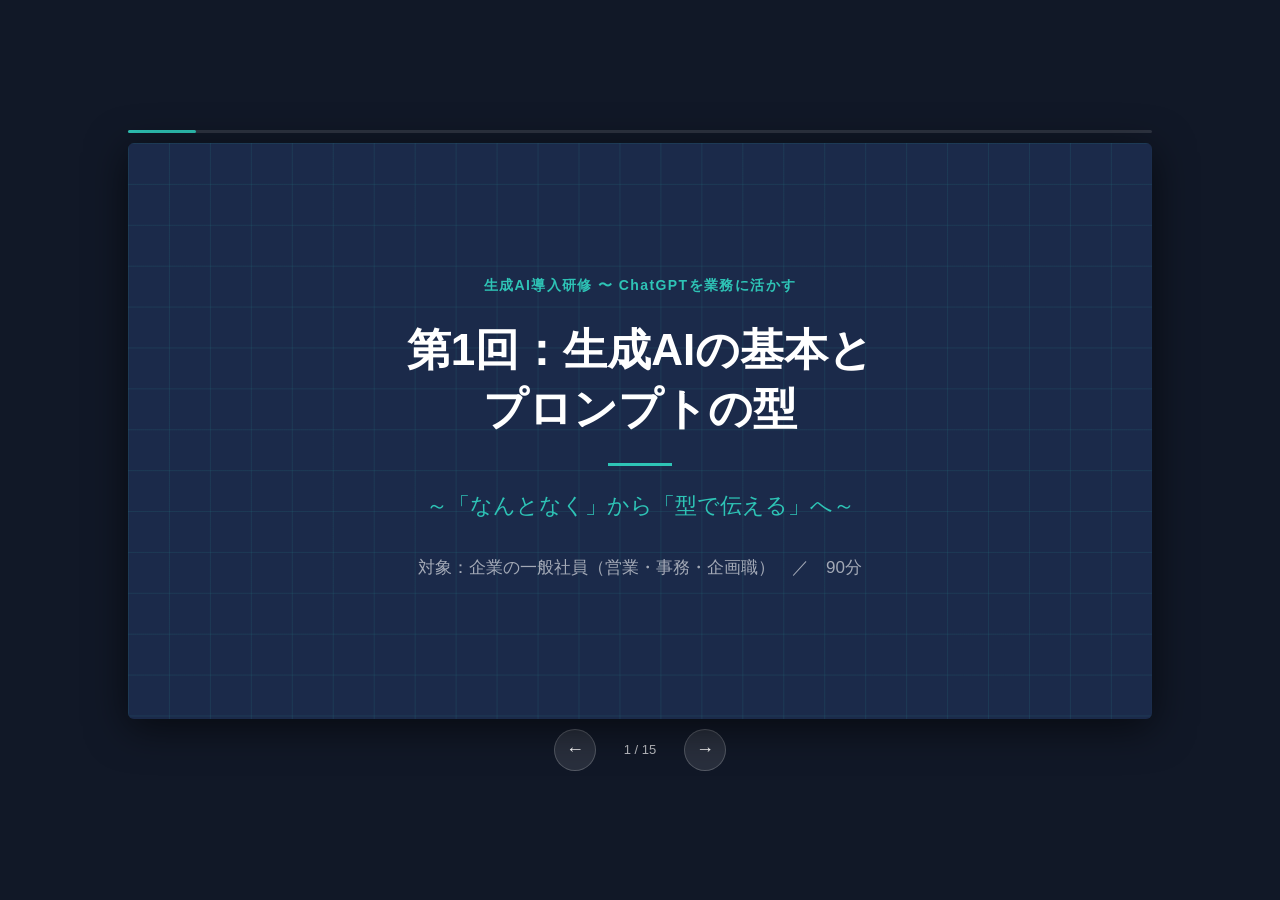
<file: downloads/corporate/slide_session01.html>
<!DOCTYPE html>
<html lang="ja">
<head>
<meta charset="UTF-8">
<meta name="viewport" content="width=device-width, initial-scale=1.0">
<title>第1回：生成AIの基本とプロンプトの型 | 生成AI導入研修</title>
<style>
* { box-sizing: border-box; margin: 0; padding: 0; }

:root {
  --navy: #1B2A4A;
  --teal: #2EC4B6;
  --gray-bg: #F0F2F5;
  --work-bg: #E6F8F7;
}

html, body {
  background: #111827;
  font-family: 'Hiragino Sans', 'Hiragino Kaku Gothic ProN', 'Yu Gothic Medium', 'Meiryo', sans-serif;
}

body {
  display: flex;
  flex-direction: column;
  align-items: center;
  justify-content: center;
  min-height: 100vh;
  padding: 16px;
  gap: 10px;
}

.stage {
  width: 100%;
  max-width: 1024px;
}

.progress-bar { width: 100%; height: 3px; background: rgba(255,255,255,0.12); border-radius: 2px; margin-bottom: 10px; }
.progress-fill { height: 100%; background: var(--teal); border-radius: 2px; transition: width 0.3s ease; }

/* 16:9 スライドラッパー */
.slide-wrap {
  position: relative;
  width: 100%;
  padding-bottom: 56.25%;
  overflow: hidden;
  border-radius: 6px;
  box-shadow: 0 8px 40px rgba(0,0,0,0.6);
}

.slide {
  position: absolute;
  inset: 0;
  display: none;
  flex-direction: column;
}
.slide.active { display: flex; }

/* 方眼グリッド背景 */
.grid-bg {
  position: absolute;
  inset: 0;
  background-image:
    linear-gradient(to right, rgba(46,196,182,0.1) 1px, transparent 1px),
    linear-gradient(to bottom, rgba(46,196,182,0.1) 1px, transparent 1px);
  background-size: 4% 7.1%;
  pointer-events: none;
  z-index: 0;
}

/* ===== 表紙スライド ===== */
.slide-cover {
  background: var(--navy);
  align-items: center;
  justify-content: center;
  text-align: center;
  padding: 6% 10%;
}
.cover-badge {
  font-size: clamp(11px, 1.3vw, 14px);
  color: var(--teal);
  letter-spacing: 0.1em;
  font-weight: 600;
  margin-bottom: 3%;
  position: relative; z-index: 1;
}
.cover-title {
  font-size: clamp(28px, 4vw, 44px);
  font-weight: 800;
  color: #fff;
  line-height: 1.35;
  margin-bottom: 3%;
  position: relative; z-index: 1;
}
.cover-divider {
  width: 5vw;
  height: 3px;
  background: var(--teal);
  margin: 0 auto 3%;
  position: relative; z-index: 1;
}
.cover-sub {
  font-size: clamp(16px, 2vw, 22px);
  color: var(--teal);
  margin-bottom: 4%;
  position: relative; z-index: 1;
}
.cover-meta {
  font-size: clamp(13px, 1.5vw, 17px);
  color: rgba(255,255,255,0.6);
  line-height: 1.8;
  position: relative; z-index: 1;
}

/* ===== 通常スライド ===== */
.slide-content {
  background: var(--gray-bg);
  padding: 5% 6% 9%;
}

/* 見出し（左ティール縦線） */
.slide-title {
  border-left: 0.55vw solid var(--teal);
  padding-left: 1.5%;
  font-size: clamp(18px, 2.7vw, 30px);
  font-weight: 700;
  color: var(--navy);
  margin-bottom: 4%;
  line-height: 1.3;
  width: 100%;
  position: relative; z-index: 1;
}

/* 箇条書き */
.bullets {
  list-style: none;
  display: flex;
  flex-direction: column;
  gap: 3%;
  flex: 1;
  width: 100%;
  position: relative; z-index: 1;
}
.bullet {
  display: flex;
  gap: 1.2%;
  font-size: clamp(14px, 2.1vw, 22px);
  line-height: 1.6;
  color: var(--navy);
  align-items: flex-start;
  width: 100%;
}
.dot {
  flex-shrink: 0;
  width: clamp(7px, 0.8vw, 9px);
  height: clamp(7px, 0.8vw, 9px);
  border-radius: 50%;
  background: var(--teal);
  margin-top: 0.75vw;
}
.bstrong { font-weight: 700; }

/* 強調ボックス */
.emph {
  background: var(--navy);
  color: #fff;
  padding: 1.5% 2%;
  border-radius: 0.4vw;
  font-size: clamp(13px, 1.8vw, 20px);
  font-weight: 600;
  width: 100%;
  position: relative; z-index: 1;
  margin-top: 2%;
}

/* 4要素グリッド */
.four-grid {
  display: grid;
  grid-template-columns: 1fr 1fr;
  gap: 2%;
  flex: 1;
  width: 100%;
  position: relative; z-index: 1;
}
.four-item {
  background: #fff;
  border-radius: 0.5vw;
  padding: 2.5% 3%;
  border-top: 0.4vw solid var(--teal);
  display: flex;
  flex-direction: column;
  gap: 6%;
}
.four-label {
  font-size: clamp(12px, 1.5vw, 17px);
  font-weight: 800;
  color: var(--teal);
}
.four-text {
  font-size: clamp(12px, 1.65vw, 18px);
  color: var(--navy);
  line-height: 1.55;
}

/* Before / After */
.ba-wrap {
  flex: 1;
  width: 100%;
  display: flex;
  flex-direction: column;
  gap: 2%;
  position: relative; z-index: 1;
}
.ba-grid {
  display: grid;
  grid-template-columns: 1fr 1fr;
  gap: 2%;
  flex: 1;
}
.ba-box { padding: 2.5% 3%; border-radius: 0.5vw; }
.ba-before { background: rgba(27,42,74,0.07); border: 0.12vw solid rgba(27,42,74,0.2); }
.ba-after  { background: rgba(46,196,182,0.1); border: 0.12vw solid var(--teal); }
.ba-label {
  font-size: clamp(11px, 1.3vw, 15px);
  font-weight: 800;
  letter-spacing: 0.05em;
  margin-bottom: 1.5%;
  display: block;
}
.ba-before .ba-label { color: var(--navy); }
.ba-after  .ba-label { color: var(--teal); }
.ba-text { font-size: clamp(12px, 1.65vw, 18px); line-height: 1.6; color: var(--navy); }

/* ===== ワークスライド ===== */
.slide-work {
  background: var(--work-bg);
  padding: 5% 6% 4%;
}
.work-badge {
  position: absolute;
  top: 4.5%;
  right: 4%;
  background: var(--teal);
  color: #fff;
  padding: 0.8% 2%;
  border-radius: 2vw;
  font-size: clamp(11px, 1.35vw, 15px);
  font-weight: 700;
  z-index: 2;
}
.steps {
  list-style: none;
  display: flex;
  flex-direction: column;
  gap: 3%;
  flex: 1;
  width: 100%;
  position: relative; z-index: 1;
  margin-bottom: 3%;
}
.step {
  display: flex;
  gap: 1.5%;
  align-items: flex-start;
  font-size: clamp(14px, 2.1vw, 22px);
  line-height: 1.6;
  color: var(--navy);
  width: 100%;
}
.step-num {
  flex-shrink: 0;
  background: var(--navy);
  color: #fff;
  width: clamp(20px, 2.4vw, 28px);
  height: clamp(20px, 2.4vw, 28px);
  border-radius: 50%;
  display: flex;
  align-items: center;
  justify-content: center;
  font-size: clamp(10px, 1.2vw, 14px);
  font-weight: 700;
  flex-shrink: 0;
  margin-top: 0.15vw;
}
.check-row {
  display: flex;
  gap: 1%;
  align-items: flex-start;
  background: rgba(27,42,74,0.08);
  padding: 1.5% 2%;
  border-radius: 0.4vw;
  width: 100%;
  position: relative; z-index: 1;
}
.check-icon { flex-shrink: 0; font-size: clamp(13px, 1.6vw, 18px); }
.check-text { font-size: clamp(13px, 1.7vw, 19px); color: var(--navy); font-weight: 600; line-height: 1.55; }

/* フッター */
.slide-footer {
  position: absolute;
  bottom: 2%;
  left: 6%;
  right: 6%;
  font-size: clamp(9px, 1vw, 11px);
  color: rgba(27,42,74,0.35);
  display: flex;
  justify-content: space-between;
  z-index: 1;
}

/* ===== ナビゲーション ===== */
.nav { display: flex; align-items: center; gap: 14px; }
.nav-btn {
  background: rgba(255,255,255,0.1);
  border: 1px solid rgba(255,255,255,0.2);
  color: #fff;
  width: 42px; height: 42px;
  border-radius: 50%;
  font-size: 18px;
  cursor: pointer;
  display: flex; align-items: center; justify-content: center;
  transition: background 0.2s;
}
.nav-btn:hover { background: rgba(255,255,255,0.22); }
.nav-counter { color: rgba(255,255,255,0.7); font-size: 13px; min-width: 60px; text-align: center; }
</style>
</head>
<body>

<div class="stage">
  <div class="progress-bar"><div class="progress-fill" id="progress"></div></div>
  <div class="slide-wrap">

    <!-- 1: 表紙 -->
    <div class="slide slide-cover">
      <div class="grid-bg"></div>
      <div class="cover-badge">生成AI導入研修 〜 ChatGPTを業務に活かす</div>
      <div class="cover-title">第1回：生成AIの基本と<br>プロンプトの型</div>
      <div class="cover-divider"></div>
      <div class="cover-sub">～「なんとなく」から「型で伝える」へ～</div>
      <div class="cover-meta">対象：企業の一般社員（営業・事務・企画職）　／　90分</div>
    </div>

    <!-- 2: 研修の全体像 -->
    <div class="slide slide-content">
      <div class="grid-bg"></div>
      <div class="slide-title">研修の全体像「体験 → 型化 → 定着」</div>
      <ul class="bullets">
        <li class="bullet"><span class="dot"></span><span><span class="bstrong">第1回：</span>体験から型化への入口（今日）</span></li>
        <li class="bullet"><span class="dot"></span><span><span class="bstrong">第2回：</span>型を業務文書に応用（型化）</span></li>
        <li class="bullet"><span class="dot"></span><span><span class="bstrong">第3回：</span>組織・チームへの定着</span></li>
        <li class="bullet"><span class="dot"></span><span>日本企業の生成AI導入率41.2%（JUAS 2025）——同業他社の半数近くが動き出している</span></li>
      </ul>
      <div class="slide-footer"><span>セクション1｜導入</span><span>2 / 15</span></div>
    </div>

    <!-- 3: 生成AIとChatGPTとは -->
    <div class="slide slide-content">
      <div class="grid-bg"></div>
      <div class="slide-title">生成AIとChatGPTとは</div>
      <ul class="bullets">
        <li class="bullet"><span class="dot"></span><span><span class="bstrong">生成AI：</span>大量テキストから学習し、新しいテキストを生成する技術</span></li>
        <li class="bullet"><span class="dot"></span><span><span class="bstrong">ChatGPT：</span>OpenAI社のLLMベースの対話型AIサービス（2022年11月公開）</span></li>
        <li class="bullet"><span class="dot"></span><span><span class="bstrong">主な活用領域：</span>文書作成・要約・翻訳・アイデア出し・コード生成の5つ</span></li>
      </ul>
      <div class="slide-footer"><span>セクション1｜導入</span><span>3 / 15</span></div>
    </div>

    <!-- 4: 自己流活用の2つの誤解 -->
    <div class="slide slide-content">
      <div class="grid-bg"></div>
      <div class="slide-title">自己流活用の2つの誤解</div>
      <ul class="bullets">
        <li class="bullet"><span class="dot"></span><span><span class="bstrong">誤解①「AIが完璧な文書を作ってくれる」</span>→ AIは下書きが得意。事実確認・文体調整・責任は人間が担う</span></li>
        <li class="bullet"><span class="dot"></span><span><span class="bstrong">誤解②「英語の方が精度が高い」</span>→ 日本語でも十分。重要なのは言語ではなく指示の構造</span></li>
        <li class="bullet"><span class="dot"></span><span>「型を知らないだけ」——型を覚えれば再現性のある使い方ができるようになる</span></li>
      </ul>
      <div class="slide-footer"><span>セクション1｜導入</span><span>4 / 15</span></div>
    </div>

    <!-- 5: WORK 今日の目標確認 -->
    <div class="slide slide-work">
      <div class="grid-bg"></div>
      <div class="work-badge">⏱ 2分　個人ワーク</div>
      <div class="slide-title">今日の目標確認</div>
      <ul class="steps">
        <li class="step"><span class="step-num">1</span><span>研修ガイドの目標確認欄を開く</span></li>
        <li class="step"><span class="step-num">2</span><span>今日の目標を自分の言葉で1行で書く</span></li>
      </ul>
      <div class="check-row">
        <span class="check-icon">✓</span>
        <span class="check-text">チェックポイント：「何を得たいか」まで書けているか</span>
      </div>
      <div class="slide-footer"><span>セクション1｜導入</span><span>5 / 15</span></div>
    </div>

    <!-- 6: プロンプトの4要素 -->
    <div class="slide slide-content">
      <div class="grid-bg"></div>
      <div class="slide-title">プロンプトの4要素</div>
      <div class="four-grid">
        <div class="four-item">
          <div class="four-label">役割（Role）</div>
          <div class="four-text">AIに「誰として動くか」を伝える<br>——文体・トーン・視点が変わる</div>
        </div>
        <div class="four-item">
          <div class="four-label">文脈（Context）</div>
          <div class="four-text">誰に・何のために・どんな状況か<br>——AIが状況を理解して答える</div>
        </div>
        <div class="four-item">
          <div class="four-label">指示（Instruction）</div>
          <div class="four-text">何をどうするか＋条件を明示<br>——「動詞＋条件」がセット</div>
        </div>
        <div class="four-item">
          <div class="four-label">出力形式（Output Format）</div>
          <div class="four-text">形式・分量・構成<br>——毎回同じ形で安定した出力が返る</div>
        </div>
      </div>
      <div class="slide-footer"><span>セクション2｜プロンプトの型と実践</span><span>6 / 15</span></div>
    </div>

    <!-- 7: Before/After比較 -->
    <div class="slide slide-content">
      <div class="grid-bg"></div>
      <div class="slide-title">Before / After 比較</div>
      <div class="ba-wrap">
        <div class="ba-grid">
          <div class="ba-box ba-before">
            <span class="ba-label">BEFORE｜自己流</span>
            <div class="ba-text">「議事録を要約して」<br><br>AIは誰が読む・何項目・どのくらいの長さかわからない</div>
          </div>
          <div class="ba-box ba-after">
            <span class="ba-label">AFTER｜構造化</span>
            <div class="ba-text">「あなたは経営企画部のアシスタントです。決定事項・TODO・次回議題の3項目で、箇条書き形式で要約してください」</div>
          </div>
        </div>
        <div class="emph" style="margin-top:0;">構造化指示により出力品質が平均57.7%向上（ATLASベンチマーク）</div>
      </div>
      <div class="slide-footer"><span>セクション2｜プロンプトの型と実践</span><span>7 / 15</span></div>
    </div>

    <!-- 8: 業界事例 -->
    <div class="slide slide-content">
      <div class="grid-bg"></div>
      <div class="slide-title">業界事例——型を使うと何が変わるか</div>
      <ul class="bullets">
        <li class="bullet"><span class="dot"></span><span><span class="bstrong">みずほFG：</span>資料作成1〜2時間 → 約10分に短縮</span></li>
        <li class="bullet"><span class="dot"></span><span><span class="bstrong">SMBC：</span>月間数千時間相当の生産性向上</span></li>
        <li class="bullet"><span class="dot"></span><span>起点はメール・議事録という「身近な業務」からの積み重ね</span></li>
        <li class="bullet"><span class="dot"></span><span>「型を使うと品質が安定し、業務スピードが劇的に変わる」</span></li>
      </ul>
      <div class="slide-footer"><span>セクション2｜プロンプトの型と実践</span><span>8 / 15</span></div>
    </div>

    <!-- 9: WORK1 自己流プロンプト改善 -->
    <div class="slide slide-work">
      <div class="grid-bg"></div>
      <div class="work-badge">⏱ 15分　ペアワーク</div>
      <div class="slide-title">ワーク1　自己流プロンプト改善</div>
      <ul class="steps">
        <li class="step"><span class="step-num">1</span><span>普段使っているプロンプトを1つ取り出す</span></li>
        <li class="step"><span class="step-num">2</span><span>4要素に分解し、不足している要素を特定する</span></li>
        <li class="step"><span class="step-num">3</span><span>不足要素を補って書き直し、ペアで共有・フィードバック</span></li>
      </ul>
      <div class="check-row">
        <span class="check-icon">✓</span>
        <span class="check-text">チェックポイント：「役割」と「出力形式」が入っているか</span>
      </div>
      <div class="slide-footer"><span>セクション2｜プロンプトの型と実践</span><span>9 / 15</span></div>
    </div>

    <!-- 10: Few-shotとは -->
    <div class="slide slide-content">
      <div class="grid-bg"></div>
      <div class="slide-title">Few-shotとは</div>
      <ul class="bullets">
        <li class="bullet"><span class="dot"></span><span><span class="bstrong">Zero-shot：</span>例なしでAIに指示する方法——汎用的な出力になりがち</span></li>
        <li class="bullet"><span class="dot"></span><span><span class="bstrong">Few-shot：</span>お手本（例）を添えてAIに指示する方法——文脈をAIが理解する</span></li>
        <li class="bullet"><span class="dot"></span><span>例を1つ添えるだけで、文体・フォーマットの一致度が劇的に上がる</span></li>
      </ul>
      <div class="slide-footer"><span>セクション3｜Few-shotとプロンプト改善</span><span>10 / 15</span></div>
    </div>

    <!-- 11: Few-shotのコツ -->
    <div class="slide slide-content">
      <div class="grid-bg"></div>
      <div class="slide-title">Few-shotのコツ</div>
      <ul class="bullets">
        <li class="bullet"><span class="dot"></span><span>例の数より「質とタスクへの近さ」が重要——増やしすぎると逆効果になる場合もある</span></li>
        <li class="bullet"><span class="dot"></span><span>推奨：良い例を1〜3個（「Few-shot Dilemma」研究より）</span></li>
        <li class="bullet"><span class="dot"></span><span><span class="bstrong">効果的な場面：</span>文体の統一・フォーマット指定・専門用語の使用</span></li>
      </ul>
      <div class="slide-footer"><span>セクション3｜Few-shotとプロンプト改善</span><span>11 / 15</span></div>
    </div>

    <!-- 12: WORK2 Few-shotプロンプト作成 -->
    <div class="slide slide-work">
      <div class="grid-bg"></div>
      <div class="work-badge">⏱ 13分　個人ワーク</div>
      <div class="slide-title">ワーク2　Few-shotプロンプト作成</div>
      <ul class="steps">
        <li class="step"><span class="step-num">1</span><span>3つの課題（①顧客提案メール／②議事録要約／③月次レポート）から1つ選ぶ</span></li>
        <li class="step"><span class="step-num">2</span><span>Few-shotを組み込んだプロンプトを作成し、ChatGPTで実行する</span></li>
        <li class="step"><span class="step-num">3</span><span>Zero-shotとの出力差を比較する</span></li>
      </ul>
      <div class="check-row">
        <span class="check-icon">✓</span>
        <span class="check-text">チェックポイント：文体・フォーマットの統一感が上がったか</span>
      </div>
      <div class="slide-footer"><span>セクション3｜Few-shotとプロンプト改善</span><span>12 / 15</span></div>
    </div>

    <!-- 13: 今日の3ポイント -->
    <div class="slide slide-content">
      <div class="grid-bg"></div>
      <div class="slide-title">今日の3ポイント</div>
      <ul class="bullets">
        <li class="bullet"><span class="dot"></span><span>①プロンプトは4要素（役割・文脈・指示・出力形式）で構成する</span></li>
        <li class="bullet"><span class="dot"></span><span>②Few-shotでお手本を見せると精度が上がる</span></li>
        <li class="bullet"><span class="dot"></span><span>③自己流が悪いのではなく、型を知ると再現性が上がる</span></li>
      </ul>
      <div class="slide-footer"><span>セクション4｜まとめ</span><span>13 / 15</span></div>
    </div>

    <!-- 14: 「70点ドラフト」の考え方 -->
    <div class="slide slide-content">
      <div class="grid-bg"></div>
      <div class="slide-title">「70点ドラフト」の考え方</div>
      <ul class="bullets">
        <li class="bullet"><span class="dot"></span><span>AIの出力は70点のたたき台——「完璧な完成品」を求めない</span></li>
        <li class="bullet"><span class="dot"></span><span>事実確認・社内文体調整・最終責任は人間が担う</span></li>
        <li class="bullet"><span class="dot"></span><span>「型を使いこなす」＝AIと人間の最適な役割分担</span></li>
      </ul>
      <div class="emph">AIは下書きの「速さ」を提供する。品質の「責任」は人間が持つ。</div>
      <div class="slide-footer"><span>セクション4｜まとめ</span><span>14 / 15</span></div>
    </div>

    <!-- 15: WORK 振り返り記入 -->
    <div class="slide slide-work">
      <div class="grid-bg"></div>
      <div class="work-badge">⏱ 5分　個人ワーク</div>
      <div class="slide-title">振り返り記入</div>
      <ul class="steps">
        <li class="step"><span class="step-num">1</span><span>振り返り欄に今日のポイントを3つ書く</span></li>
        <li class="step"><span class="step-num">2</span><span>明日の業務で試したいプロンプトの構想を1つ書く</span></li>
      </ul>
      <div class="check-row">
        <span class="check-icon">✓</span>
        <span class="check-text">チェックポイント：「何の業務に・どう使うか」まで書けているか</span>
      </div>
      <div class="slide-footer"><span>セクション4｜まとめ</span><span>15 / 15</span></div>
    </div>

  </div><!-- /slide-wrap -->
</div><!-- /stage -->

<nav class="nav">
  <button class="nav-btn" id="prev">&#8592;</button>
  <span class="nav-counter" id="counter">1 / 15</span>
  <button class="nav-btn" id="next">&#8594;</button>
</nav>

<script>
const slides = document.querySelectorAll('.slide');
const counter = document.getElementById('counter');
const progress = document.getElementById('progress');
const total = slides.length;
let current = 0;

function show(n) {
  slides[current].classList.remove('active');
  current = ((n % total) + total) % total;
  slides[current].classList.add('active');
  counter.textContent = `${current + 1} / ${total}`;
  progress.style.width = `${((current + 1) / total) * 100}%`;
}

document.getElementById('prev').addEventListener('click', () => show(current - 1));
document.getElementById('next').addEventListener('click', () => show(current + 1));
document.addEventListener('keydown', e => {
  if (e.key === 'ArrowRight' || e.key === ' ') { e.preventDefault(); show(current + 1); }
  if (e.key === 'ArrowLeft') { e.preventDefault(); show(current - 1); }
});
let touchX = 0;
document.addEventListener('touchstart', e => { touchX = e.touches[0].clientX; });
document.addEventListener('touchend', e => {
  const dx = e.changedTouches[0].clientX - touchX;
  if (Math.abs(dx) > 50) show(current + (dx < 0 ? 1 : -1));
});
show(0);
</script>
</body>
</html>
</file>
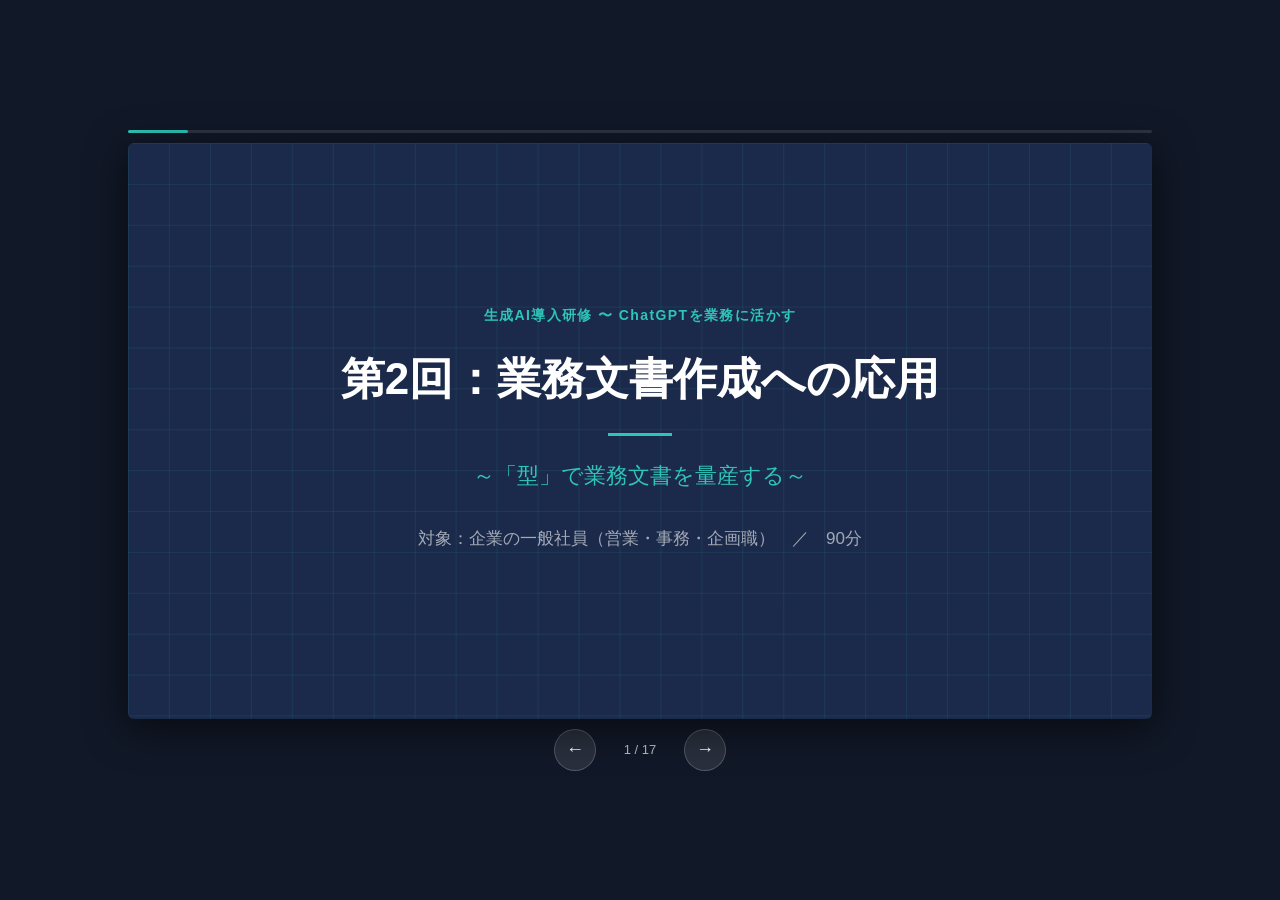
<file: downloads/corporate/slide_session02.html>
<!DOCTYPE html>
<html lang="ja">
<head>
<meta charset="UTF-8">
<meta name="viewport" content="width=device-width, initial-scale=1.0">
<title>第2回：業務文書作成への応用 | 生成AI導入研修</title>
<style>
* { box-sizing: border-box; margin: 0; padding: 0; }

:root {
  --navy: #1B2A4A;
  --teal: #2EC4B6;
  --gray-bg: #F0F2F5;
  --work-bg: #E6F8F7;
}

html, body {
  background: #111827;
  font-family: 'Hiragino Sans', 'Hiragino Kaku Gothic ProN', 'Yu Gothic Medium', 'Meiryo', sans-serif;
}
body {
  display: flex; flex-direction: column; align-items: center; justify-content: center;
  min-height: 100vh; padding: 16px; gap: 10px;
}
.stage { width: 100%; max-width: 1024px; }
.progress-bar { width: 100%; height: 3px; background: rgba(255,255,255,0.12); border-radius: 2px; margin-bottom: 10px; }
.progress-fill { height: 100%; background: var(--teal); border-radius: 2px; transition: width 0.3s ease; }

.slide-wrap {
  position: relative; width: 100%; padding-bottom: 56.25%;
  overflow: hidden; border-radius: 6px; box-shadow: 0 8px 40px rgba(0,0,0,0.6);
}
.slide { position: absolute; inset: 0; display: none; flex-direction: column; }
.slide.active { display: flex; }

.grid-bg {
  position: absolute; inset: 0;
  background-image:
    linear-gradient(to right, rgba(46,196,182,0.1) 1px, transparent 1px),
    linear-gradient(to bottom, rgba(46,196,182,0.1) 1px, transparent 1px);
  background-size: 4% 7.1%;
  pointer-events: none; z-index: 0;
}

/* 表紙 */
.slide-cover { background: var(--navy); align-items: center; justify-content: center; text-align: center; padding: 6% 10%; }
.cover-badge { font-size: clamp(11px, 1.3vw, 14px); color: var(--teal); letter-spacing: 0.1em; font-weight: 600; margin-bottom: 3%; position: relative; z-index: 1; }
.cover-title { font-size: clamp(28px, 4vw, 44px); font-weight: 800; color: #fff; line-height: 1.35; margin-bottom: 3%; position: relative; z-index: 1; }
.cover-divider { width: 5vw; height: 3px; background: var(--teal); margin: 0 auto 3%; position: relative; z-index: 1; }
.cover-sub { font-size: clamp(16px, 2vw, 22px); color: var(--teal); margin-bottom: 4%; position: relative; z-index: 1; }
.cover-meta { font-size: clamp(13px, 1.5vw, 17px); color: rgba(255,255,255,0.6); line-height: 1.8; position: relative; z-index: 1; }

/* 通常スライド */
.slide-content { background: var(--gray-bg); padding: 5% 6% 9%; }
.slide-title {
  border-left: 0.55vw solid var(--teal); padding-left: 1.5%;
  font-size: clamp(18px, 2.7vw, 30px); font-weight: 700; color: var(--navy);
  margin-bottom: 4%; line-height: 1.3; width: 100%; position: relative; z-index: 1;
}
.bullets { list-style: none; display: flex; flex-direction: column; gap: 3%; flex: 1; width: 100%; position: relative; z-index: 1; }
.bullet { display: flex; gap: 1.2%; font-size: clamp(14px, 2.1vw, 22px); line-height: 1.6; color: var(--navy); align-items: flex-start; width: 100%; }
.dot { flex-shrink: 0; width: clamp(7px, 0.8vw, 9px); height: clamp(7px, 0.8vw, 9px); border-radius: 50%; background: var(--teal); margin-top: 0.75vw; }
.bstrong { font-weight: 700; }

/* 4要素グリッド */
.four-grid { display: grid; grid-template-columns: 1fr 1fr; gap: 2%; flex: 1; width: 100%; position: relative; z-index: 1; }
.four-item { background: #fff; border-radius: 0.5vw; padding: 2.5% 3%; border-top: 0.4vw solid var(--teal); display: flex; flex-direction: column; gap: 6%; }
.four-label { font-size: clamp(12px, 1.5vw, 17px); font-weight: 800; color: var(--teal); }
.four-text { font-size: clamp(12px, 1.65vw, 18px); color: var(--navy); line-height: 1.55; }

/* 設計図スライド */
.design-grid { display: flex; flex-direction: column; gap: 2%; flex: 1; width: 100%; position: relative; z-index: 1; }
.design-item { display: flex; gap: 2%; align-items: flex-start; background: #fff; border-radius: 0.5vw; padding: 1.8% 2.5%; flex: 1; }
.design-key { flex-shrink: 0; min-width: 13%; font-size: clamp(12px, 1.5vw, 17px); font-weight: 800; color: var(--teal); }
.design-val { font-size: clamp(13px, 1.8vw, 20px); color: var(--navy); line-height: 1.5; }

/* 3検証ポイント */
.check-grid { display: flex; flex-direction: column; gap: 2%; flex: 1; width: 100%; position: relative; z-index: 1; }
.check-item { display: flex; gap: 1.5%; align-items: flex-start; padding: 1.8% 2%; border-radius: 0.5vw; border-left: 0.4vw solid var(--teal); background: #fff; flex: 1; }
.check-num { flex-shrink: 0; background: var(--teal); color: #fff; width: clamp(20px, 2.4vw, 28px); height: clamp(20px, 2.4vw, 28px); border-radius: 50%; display: flex; align-items: center; justify-content: center; font-size: clamp(10px, 1.2vw, 14px); font-weight: 700; }
.check-body { font-size: clamp(13px, 1.8vw, 20px); color: var(--navy); line-height: 1.5; }
.check-body strong { font-weight: 700; }

/* 4文書テーブル */
.doc-table { flex: 1; width: 100%; display: flex; flex-direction: column; gap: 2%; position: relative; z-index: 1; }
.doc-row { display: flex; gap: 2%; align-items: center; background: #fff; border-radius: 0.5vw; padding: 1.8% 2.5%; flex: 1; }
.doc-type { flex-shrink: 0; min-width: 14%; font-size: clamp(13px, 1.7vw, 19px); font-weight: 800; color: var(--navy); }
.doc-desc { font-size: clamp(13px, 1.8vw, 20px); color: #444; border-left: 0.3vw solid var(--teal); padding-left: 2%; }

/* ワークスライド */
.slide-work { background: var(--work-bg); padding: 5% 6% 4%; }
.work-badge { position: absolute; top: 4.5%; right: 4%; background: var(--teal); color: #fff; padding: 0.8% 2%; border-radius: 2vw; font-size: clamp(11px, 1.35vw, 15px); font-weight: 700; z-index: 2; }
.steps { list-style: none; display: flex; flex-direction: column; gap: 3%; flex: 1; width: 100%; position: relative; z-index: 1; margin-bottom: 3%; }
.step { display: flex; gap: 1.5%; align-items: flex-start; font-size: clamp(14px, 2.1vw, 22px); line-height: 1.6; color: var(--navy); width: 100%; }
.step-num { flex-shrink: 0; background: var(--navy); color: #fff; width: clamp(20px, 2.4vw, 28px); height: clamp(20px, 2.4vw, 28px); border-radius: 50%; display: flex; align-items: center; justify-content: center; font-size: clamp(10px, 1.2vw, 14px); font-weight: 700; margin-top: 0.15vw; }
.check-row { display: flex; gap: 1%; align-items: flex-start; background: rgba(27,42,74,0.08); padding: 1.5% 2%; border-radius: 0.4vw; width: 100%; position: relative; z-index: 1; }
.check-icon { flex-shrink: 0; font-size: clamp(13px, 1.6vw, 18px); }
.check-text { font-size: clamp(13px, 1.7vw, 19px); color: var(--navy); font-weight: 600; line-height: 1.55; }

.slide-footer { position: absolute; bottom: 2%; left: 6%; right: 6%; font-size: clamp(9px, 1vw, 11px); color: rgba(27,42,74,0.35); display: flex; justify-content: space-between; z-index: 1; }

.nav { display: flex; align-items: center; gap: 14px; }
.nav-btn { background: rgba(255,255,255,0.1); border: 1px solid rgba(255,255,255,0.2); color: #fff; width: 42px; height: 42px; border-radius: 50%; font-size: 18px; cursor: pointer; display: flex; align-items: center; justify-content: center; transition: background 0.2s; }
.nav-btn:hover { background: rgba(255,255,255,0.22); }
.nav-counter { color: rgba(255,255,255,0.7); font-size: 13px; min-width: 60px; text-align: center; }
</style>
</head>
<body>

<div class="stage">
  <div class="progress-bar"><div class="progress-fill" id="progress"></div></div>
  <div class="slide-wrap">

    <!-- 1: 表紙 -->
    <div class="slide slide-cover">
      <div class="grid-bg"></div>
      <div class="cover-badge">生成AI導入研修 〜 ChatGPTを業務に活かす</div>
      <div class="cover-title">第2回：業務文書作成への応用</div>
      <div class="cover-divider"></div>
      <div class="cover-sub">～「型」で業務文書を量産する～</div>
      <div class="cover-meta">対象：企業の一般社員（営業・事務・企画職）　／　90分</div>
    </div>

    <!-- 2: 本日のシフト -->
    <div class="slide slide-content">
      <div class="grid-bg"></div>
      <div class="slide-title">本日のシフト「知る」から「使う」へ</div>
      <ul class="bullets">
        <li class="bullet"><span class="dot"></span><span><span class="bstrong">第1回：</span>「型」を知る（体験フェーズ）</span></li>
        <li class="bullet"><span class="dot"></span><span><span class="bstrong">第2回：</span>「型」を使う（実践・型化フェーズ）</span></li>
        <li class="bullet"><span class="dot"></span><span><span class="bstrong">本日のゴール：</span>メール・議事録・企画書を「型」で実際に作る</span></li>
      </ul>
      <div class="slide-footer"><span>セクション1｜導入</span><span>2 / 17</span></div>
    </div>

    <!-- 3: 70点ドラフト -->
    <div class="slide slide-content">
      <div class="grid-bg"></div>
      <div class="slide-title">コアコンセプト「70点ドラフト」の法則</div>
      <ul class="bullets">
        <li class="bullet"><span class="dot"></span><span>AIに「100点の完成品」を求めず、70点のたたき台を作らせる</span></li>
        <li class="bullet"><span class="dot"></span><span>人間が社内文化・関係性・専門用語を加味して100点に磨き上げる</span></li>
        <li class="bullet"><span class="dot"></span><span><span class="bstrong">実績：</span>みずほFG 資料作成約10分、SMBC 月数千時間の削減</span></li>
      </ul>
      <div class="slide-footer"><span>セクション1｜導入</span><span>3 / 17</span></div>
    </div>

    <!-- 4: WORK 目標確認 -->
    <div class="slide slide-work">
      <div class="grid-bg"></div>
      <div class="work-badge">⏱ 3分　個人ワーク</div>
      <div class="slide-title">目標確認</div>
      <ul class="steps">
        <li class="step"><span class="step-num">1</span><span>研修ガイドの目標確認欄を開く</span></li>
        <li class="step"><span class="step-num">2</span><span>今日特に上達したい業務文書を1つ書く</span></li>
      </ul>
      <div class="check-row">
        <span class="check-icon">✓</span>
        <span class="check-text">チェックポイント：「何の文書を・誰向けに」まで書けているか</span>
      </div>
      <div class="slide-footer"><span>セクション1｜導入</span><span>4 / 17</span></div>
    </div>

    <!-- 5: 4要素 -->
    <div class="slide slide-content">
      <div class="grid-bg"></div>
      <div class="slide-title">プロンプトの汎用エンジン（4要素）</div>
      <div class="four-grid">
        <div class="four-item">
          <div class="four-label">役割（Role）</div>
          <div class="four-text">差出人・立場を指定<br>→ 文体・トーンが変わる</div>
        </div>
        <div class="four-item">
          <div class="four-label">文脈（Context）</div>
          <div class="four-text">相手・目的・状況を伝える<br>→ AIが状況を理解して答える</div>
        </div>
        <div class="four-item">
          <div class="four-label">指示（Instruction）</div>
          <div class="four-text">何をどうするか＋条件を明示<br>→「動詞＋条件」がセット</div>
        </div>
        <div class="four-item">
          <div class="four-label">出力形式（Output Format）</div>
          <div class="four-text">形式・分量・構成を指定<br>→ 業務文書ごとに力点が変わる</div>
        </div>
      </div>
      <div class="slide-footer"><span>セクション2｜メール・議事録の実践</span><span>5 / 17</span></div>
    </div>

    <!-- 6: 設計図1 メール -->
    <div class="slide slide-content">
      <div class="grid-bg"></div>
      <div class="slide-title">設計図1　メール作成</div>
      <div class="design-grid">
        <div class="design-item"><span class="design-key">役割</span><span class="design-val">差出人の立場——「営業部の主任」と指定するだけで文体が変わる</span></div>
        <div class="design-item"><span class="design-key">文脈</span><span class="design-val">相手との関係と目的——初対面か長年の取引先かでトーンが変わる</span></div>
        <div class="design-item"><span class="design-key">指示</span><span class="design-val">トーンと長さを明示——「丁寧かつ簡潔に、3段落以内」</span></div>
        <div class="design-item"><span class="design-key">出力形式</span><span class="design-val">「件名＋本文」を指定——そのままコピーできる形で受け取る</span></div>
      </div>
      <div class="slide-footer"><span>セクション2｜メール・議事録の実践</span><span>6 / 17</span></div>
    </div>

    <!-- 7: 設計図2 議事録 -->
    <div class="slide slide-content">
      <div class="grid-bg"></div>
      <div class="slide-title">設計図2　議事録の要約</div>
      <ul class="bullets">
        <li class="bullet"><span class="dot"></span><span><span class="bstrong">力点は「出力形式」：</span>整理軸を指定しないと時系列の羅列になる</span></li>
        <li class="bullet"><span class="dot"></span><span><span class="bstrong">整理軸の指定：</span>「決定事項・TODO（担当者・期限付き）・次回議題」の3項目</span></li>
        <li class="bullet"><span class="dot"></span><span><span class="bstrong">Few-shotの活用：</span>過去の議事録1件を例示 → 社内独自フォーマットに一発で合わせる</span></li>
      </ul>
      <div class="slide-footer"><span>セクション2｜メール・議事録の実践</span><span>7 / 17</span></div>
    </div>

    <!-- 8: 3つの検証ポイント -->
    <div class="slide slide-content">
      <div class="grid-bg"></div>
      <div class="slide-title">人間の仕事「3つの検証ポイント」</div>
      <div class="check-grid">
        <div class="check-item"><span class="check-num">①</span><span class="check-body"><strong>事実の正確性：</strong>数字・日付・固有名詞のハルシネーションがないか確認</span></div>
        <div class="check-item"><span class="check-num">②</span><span class="check-body"><strong>トーンの適切さ：</strong>指定した役割・文脈が実際の相手関係に合っているか調整</span></div>
        <div class="check-item"><span class="check-num">③</span><span class="check-body"><strong>社内用語との整合性：</strong>企業独自の言い回し・略語を人間が補正する</span></div>
      </div>
      <div class="slide-footer"><span>セクション2｜メール・議事録の実践</span><span>8 / 17</span></div>
    </div>

    <!-- 9: WORK1 -->
    <div class="slide slide-work">
      <div class="grid-bg"></div>
      <div class="work-badge">⏱ 17分　個人ワーク</div>
      <div class="slide-title">ワーク1　業務文書プロンプト実践</div>
      <ul class="steps">
        <li class="step"><span class="step-num">1</span><span>2つの課題（①提案メール／②会議議事録）から1つ選ぶ</span></li>
        <li class="step"><span class="step-num">2</span><span>4要素＋Few-shotでプロンプトを作成し、ChatGPTで実行する</span></li>
        <li class="step"><span class="step-num">3</span><span>検証3ポイント（事実・トーン・社内用語）でチェック・修正する</span></li>
      </ul>
      <div class="check-row">
        <span class="check-icon">✓</span>
        <span class="check-text">チェックポイント：「プロンプトの型＋検証3ポイント」がセットでできているか</span>
      </div>
      <div class="slide-footer"><span>セクション2｜メール・議事録の実践</span><span>9 / 17</span></div>
    </div>

    <!-- 10: スケールアップ -->
    <div class="slide slide-content">
      <div class="grid-bg"></div>
      <div class="slide-title">スケールアップ：複雑な文書へのアプローチ</div>
      <ul class="bullets">
        <li class="bullet"><span class="dot"></span><span><span class="bstrong">短文（メール・議事録）：</span>一括生成</span></li>
        <li class="bullet"><span class="dot"></span><span><span class="bstrong">長文（企画書）：</span>構成設計＋段階的生成</span></li>
        <li class="bullet"><span class="dot"></span><span>AIに「何を書くか」のガイド（構成）を与えないと論理が破綻し肝心な要素が抜ける</span></li>
      </ul>
      <div class="slide-footer"><span>セクション3｜企画書と応用テクニック</span><span>10 / 17</span></div>
    </div>

    <!-- 11: 設計図3 企画書 -->
    <div class="slide slide-content">
      <div class="grid-bg"></div>
      <div class="slide-title">設計図3　企画書のドラフト</div>
      <ul class="bullets">
        <li class="bullet"><span class="dot"></span><span><span class="bstrong">構成を先に人間が設計する：</span>背景 → 課題 → 提案 → 効果 → スケジュール</span></li>
        <li class="bullet"><span class="dot"></span><span>構成指定をプロンプトの「指示」に組み込む → AIの散漫な出力を防ぐ</span></li>
        <li class="bullet"><span class="dot"></span><span><span class="bstrong">Before/After：</span>「白紙から半日」→「構成指定で1時間に骨格完成」</span></li>
        <li class="bullet"><span class="dot"></span><span>人間の役割：AIが出力した数値・効果推定は推測値 → 必ず事実確認</span></li>
      </ul>
      <div class="slide-footer"><span>セクション3｜企画書と応用テクニック</span><span>11 / 17</span></div>
    </div>

    <!-- 12: 設計図4 比較表 -->
    <div class="slide slide-content">
      <div class="grid-bg"></div>
      <div class="slide-title">設計図4　比較表の作成</div>
      <ul class="bullets">
        <li class="bullet"><span class="dot"></span><span><span class="bstrong">比較軸を人間が先に設計：</span>「何と何を・どの観点で比べるか」を3〜5軸決める</span></li>
        <li class="bullet"><span class="dot"></span><span><span class="bstrong">出力形式：</span>「Markdown表形式」と明確に指定 → 整理された表を一発出力</span></li>
        <li class="bullet"><span class="dot"></span><span><span class="bstrong">情報の鮮度確認：</span>料金・スペックは古い可能性 → 公式サイトで裏付け必須</span></li>
      </ul>
      <div class="slide-footer"><span>セクション3｜企画書と応用テクニック</span><span>12 / 17</span></div>
    </div>

    <!-- 13: セキュリティ -->
    <div class="slide slide-content">
      <div class="grid-bg"></div>
      <div class="slide-title">セキュリティ注意点</div>
      <ul class="bullets">
        <li class="bullet"><span class="dot"></span><span>企画書には機密情報（未発表事業戦略・顧客名・売上数字）が含まれやすい</span></li>
        <li class="bullet"><span class="dot"></span><span>情報漏洩・セキュリティリスクへの懸念が企業の最大課題（NRIセキュア：32.5%）</span></li>
        <li class="bullet"><span class="dot"></span><span><span class="bstrong">対策：</span>社名・人名・数字をダミー値（A社・担当者X・○億円規模）に置き換えてから入力</span></li>
      </ul>
      <div class="slide-footer"><span>セクション3｜企画書と応用テクニック</span><span>13 / 17</span></div>
    </div>

    <!-- 14: WORK2 -->
    <div class="slide slide-work">
      <div class="grid-bg"></div>
      <div class="work-badge">⏱ 17分　個人ワーク</div>
      <div class="slide-title">ワーク2　企画書または比較表の作成</div>
      <ul class="steps">
        <li class="step"><span class="step-num">1</span><span>2つの課題（①企画書ドラフト／②比較表）から1つ選ぶ</span></li>
        <li class="step"><span class="step-num">2</span><span>構成（企画書）または比較軸（比較表）を先に決める</span></li>
        <li class="step"><span class="step-num">3</span><span>ChatGPTで実行し、論理構成・内容を検証・修正する</span></li>
      </ul>
      <div class="check-row">
        <span class="check-icon">✓</span>
        <span class="check-text">チェックポイント：「構成を先に指定してから書かせる」流れができているか</span>
      </div>
      <div class="slide-footer"><span>セクション3｜企画書と応用テクニック</span><span>14 / 17</span></div>
    </div>

    <!-- 15: 今日の3ポイント -->
    <div class="slide slide-content">
      <div class="grid-bg"></div>
      <div class="slide-title">今日の3ポイント</div>
      <ul class="bullets">
        <li class="bullet"><span class="dot"></span><span>①業務文書ごとに最適なプロンプトの型がある</span></li>
        <li class="bullet"><span class="dot"></span><span>②出力は70点ドラフト——検証3ポイントで必ずチェック</span></li>
        <li class="bullet"><span class="dot"></span><span>③企画書・比較表など構造的な文書は構成を先に指定すると品質が上がる</span></li>
      </ul>
      <div class="slide-footer"><span>セクション4｜まとめ</span><span>15 / 17</span></div>
    </div>

    <!-- 16: 4文書の型 -->
    <div class="slide slide-content">
      <div class="grid-bg"></div>
      <div class="slide-title">4文書の型の違い</div>
      <div class="doc-table">
        <div class="doc-row"><span class="doc-type">メール</span><span class="doc-desc">役割・文脈で文体を制御</span></div>
        <div class="doc-row"><span class="doc-type">議事録</span><span class="doc-desc">出力形式で整理の構造を制御</span></div>
        <div class="doc-row"><span class="doc-type">企画書</span><span class="doc-desc">構成指定で論理の流れを制御</span></div>
        <div class="doc-row"><span class="doc-type">比較表</span><span class="doc-desc">比較軸と表形式の指定で情報の整理を制御</span></div>
      </div>
      <div class="slide-footer"><span>セクション4｜まとめ</span><span>16 / 17</span></div>
    </div>

    <!-- 17: WORK 振り返り -->
    <div class="slide slide-work">
      <div class="grid-bg"></div>
      <div class="work-badge">⏱ 4分　個人ワーク</div>
      <div class="slide-title">振り返り記入</div>
      <ul class="steps">
        <li class="step"><span class="step-num">1</span><span>振り返り欄に今日のポイントを3つ書く</span></li>
        <li class="step"><span class="step-num">2</span><span>明日の業務で実際に使うプロンプトを1つ具体的に書く</span></li>
      </ul>
      <div class="check-row">
        <span class="check-icon">✓</span>
        <span class="check-text">チェックポイント：「何の文書を、誰向けに、どんな構成で」まで書けているか</span>
      </div>
      <div class="slide-footer"><span>セクション4｜まとめ</span><span>17 / 17</span></div>
    </div>

  </div>
</div>

<nav class="nav">
  <button class="nav-btn" id="prev">&#8592;</button>
  <span class="nav-counter" id="counter">1 / 17</span>
  <button class="nav-btn" id="next">&#8594;</button>
</nav>

<script>
const slides = document.querySelectorAll('.slide');
const counter = document.getElementById('counter');
const progress = document.getElementById('progress');
const total = slides.length;
let current = 0;
function show(n) {
  slides[current].classList.remove('active');
  current = ((n % total) + total) % total;
  slides[current].classList.add('active');
  counter.textContent = `${current + 1} / ${total}`;
  progress.style.width = `${((current + 1) / total) * 100}%`;
}
document.getElementById('prev').addEventListener('click', () => show(current - 1));
document.getElementById('next').addEventListener('click', () => show(current + 1));
document.addEventListener('keydown', e => {
  if (e.key === 'ArrowRight' || e.key === ' ') { e.preventDefault(); show(current + 1); }
  if (e.key === 'ArrowLeft') { e.preventDefault(); show(current - 1); }
});
let touchX = 0;
document.addEventListener('touchstart', e => { touchX = e.touches[0].clientX; });
document.addEventListener('touchend', e => {
  const dx = e.changedTouches[0].clientX - touchX;
  if (Math.abs(dx) > 50) show(current + (dx < 0 ? 1 : -1));
});
show(0);
</script>
</body>
</html>
</file>
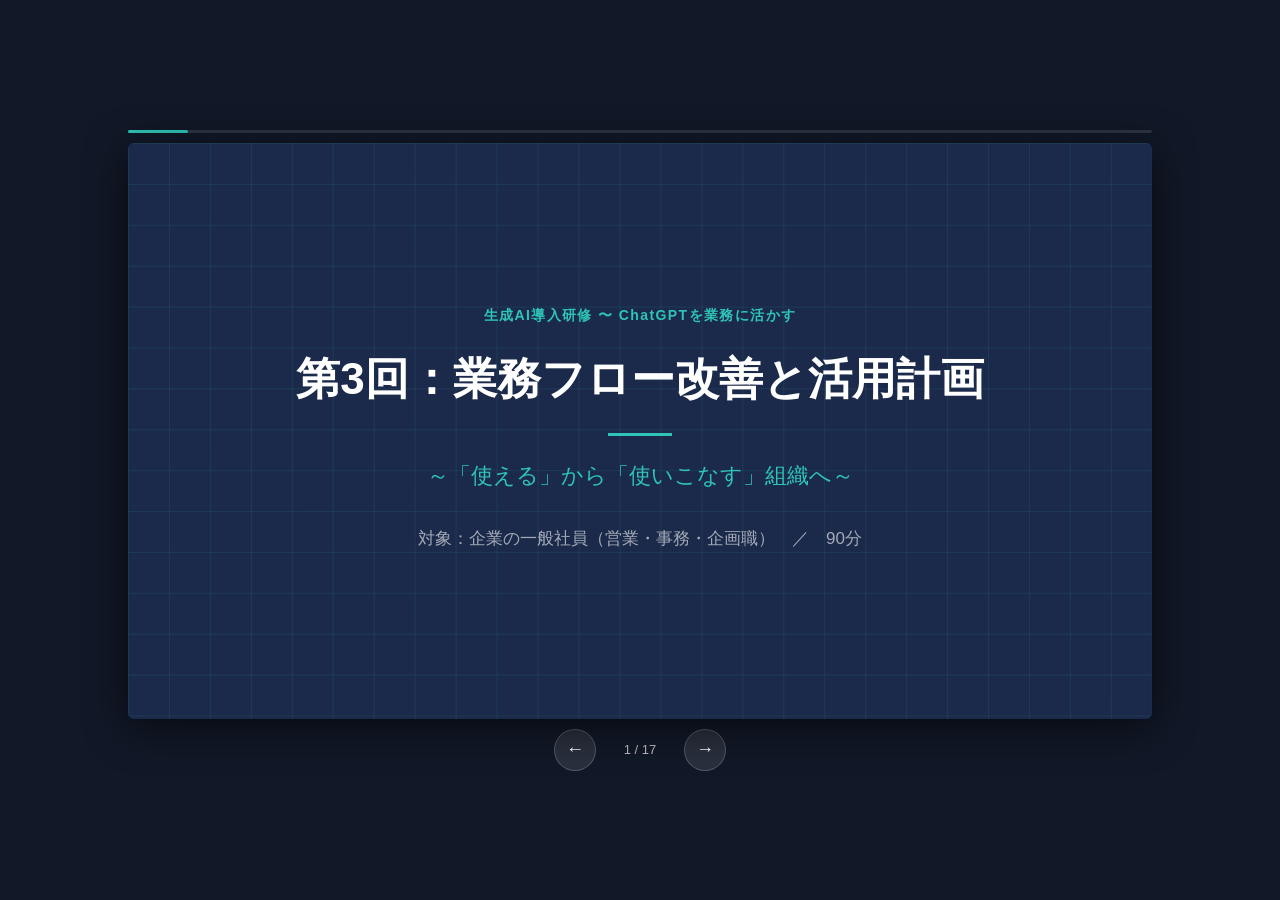
<file: downloads/corporate/slide_session03.html>
<!DOCTYPE html>
<html lang="ja">
<head>
<meta charset="UTF-8">
<meta name="viewport" content="width=device-width, initial-scale=1.0">
<title>第3回：業務フロー改善と活用計画 | 生成AI導入研修</title>
<style>
* { box-sizing: border-box; margin: 0; padding: 0; }

:root {
  --navy: #1B2A4A;
  --teal: #2EC4B6;
  --gray-bg: #F0F2F5;
  --work-bg: #E6F8F7;
}

html, body {
  background: #111827;
  font-family: 'Hiragino Sans', 'Hiragino Kaku Gothic ProN', 'Yu Gothic Medium', 'Meiryo', sans-serif;
}
body {
  display: flex; flex-direction: column; align-items: center; justify-content: center;
  min-height: 100vh; padding: 16px; gap: 10px;
}
.stage { width: 100%; max-width: 1024px; }
.progress-bar { width: 100%; height: 3px; background: rgba(255,255,255,0.12); border-radius: 2px; margin-bottom: 10px; }
.progress-fill { height: 100%; background: var(--teal); border-radius: 2px; transition: width 0.3s ease; }

.slide-wrap {
  position: relative; width: 100%; padding-bottom: 56.25%;
  overflow: hidden; border-radius: 6px; box-shadow: 0 8px 40px rgba(0,0,0,0.6);
}
.slide { position: absolute; inset: 0; display: none; flex-direction: column; }
.slide.active { display: flex; }

.grid-bg {
  position: absolute; inset: 0;
  background-image:
    linear-gradient(to right, rgba(46,196,182,0.1) 1px, transparent 1px),
    linear-gradient(to bottom, rgba(46,196,182,0.1) 1px, transparent 1px);
  background-size: 4% 7.1%;
  pointer-events: none; z-index: 0;
}

/* 表紙 */
.slide-cover { background: var(--navy); align-items: center; justify-content: center; text-align: center; padding: 6% 10%; }
.cover-badge { font-size: clamp(11px, 1.3vw, 14px); color: var(--teal); letter-spacing: 0.1em; font-weight: 600; margin-bottom: 3%; position: relative; z-index: 1; }
.cover-title { font-size: clamp(28px, 4vw, 44px); font-weight: 800; color: #fff; line-height: 1.35; margin-bottom: 3%; position: relative; z-index: 1; }
.cover-divider { width: 5vw; height: 3px; background: var(--teal); margin: 0 auto 3%; position: relative; z-index: 1; }
.cover-sub { font-size: clamp(16px, 2vw, 22px); color: var(--teal); margin-bottom: 4%; position: relative; z-index: 1; }
.cover-meta { font-size: clamp(13px, 1.5vw, 17px); color: rgba(255,255,255,0.6); line-height: 1.8; position: relative; z-index: 1; }

/* 通常スライド */
.slide-content { background: var(--gray-bg); padding: 5% 6% 9%; }
.slide-title {
  border-left: 0.55vw solid var(--teal); padding-left: 1.5%;
  font-size: clamp(18px, 2.7vw, 30px); font-weight: 700; color: var(--navy);
  margin-bottom: 4%; line-height: 1.3; width: 100%; position: relative; z-index: 1;
}
.bullets { list-style: none; display: flex; flex-direction: column; gap: 3%; flex: 1; width: 100%; position: relative; z-index: 1; }
.bullet { display: flex; gap: 1.2%; font-size: clamp(14px, 2.1vw, 22px); line-height: 1.6; color: var(--navy); align-items: flex-start; width: 100%; }
.dot { flex-shrink: 0; width: clamp(7px, 0.8vw, 9px); height: clamp(7px, 0.8vw, 9px); border-radius: 50%; background: var(--teal); margin-top: 0.75vw; }
.bstrong { font-weight: 700; }

/* リストカード（3大リスク、ゴール等） */
.card-list { display: flex; flex-direction: column; gap: 2%; flex: 1; width: 100%; position: relative; z-index: 1; }
.card-item { display: flex; gap: 1.5%; align-items: flex-start; background: #fff; border-radius: 0.5vw; padding: 1.8% 2%; border-left: 0.4vw solid var(--teal); flex: 1; }
.card-num { flex-shrink: 0; background: var(--navy); color: #fff; width: clamp(20px, 2.4vw, 28px); height: clamp(20px, 2.4vw, 28px); border-radius: 50%; display: flex; align-items: center; justify-content: center; font-size: clamp(10px, 1.2vw, 14px); font-weight: 700; }
.card-body { font-size: clamp(13px, 1.8vw, 20px); color: var(--navy); line-height: 1.5; }
.card-body strong { font-weight: 700; }

/* 3軸グリッド */
.axis-grid { display: grid; grid-template-columns: 1fr 1fr 1fr; gap: 2%; flex: 1; width: 100%; position: relative; z-index: 1; }
.axis-item { background: #fff; border-radius: 0.5vw; padding: 2.5% 2.5%; border-top: 0.4vw solid var(--teal); display: flex; flex-direction: column; gap: 8%; }
.axis-label { font-size: clamp(12px, 1.5vw, 17px); font-weight: 800; color: var(--teal); }
.axis-text { font-size: clamp(12px, 1.55vw, 17px); color: var(--navy); line-height: 1.55; }

/* 実績事例 */
.case-list { flex: 1; width: 100%; display: flex; flex-direction: column; gap: 2%; position: relative; z-index: 1; }
.case-item { display: flex; gap: 2%; align-items: center; background: #fff; border-radius: 0.5vw; padding: 1.8% 2.5%; flex: 1; }
.case-org { flex-shrink: 0; min-width: 13%; font-size: clamp(13px, 1.7vw, 19px); font-weight: 800; color: var(--navy); }
.case-result { font-size: clamp(13px, 1.8vw, 20px); color: #444; border-left: 0.3vw solid var(--teal); padding-left: 2%; }

/* ガイドライン分類 */
.guide-grid { display: grid; grid-template-columns: 1fr 1fr 1fr; gap: 2%; width: 100%; position: relative; z-index: 1; margin-bottom: 3%; }
.guide-item { border-radius: 0.5vw; padding: 2% 2.5%; }
.guide-ok  { background: rgba(46,196,182,0.12); border: 0.12vw solid var(--teal); }
.guide-ng  { background: rgba(200,50,50,0.08); border: 0.12vw solid rgba(200,50,50,0.3); }
.guide-chk { background: rgba(255,180,0,0.1); border: 0.12vw solid rgba(200,140,0,0.3); }
.guide-label { font-size: clamp(12px, 1.5vw, 17px); font-weight: 800; margin-bottom: 1%; }
.guide-ok .guide-label  { color: var(--teal); }
.guide-ng .guide-label  { color: #c03030; }
.guide-chk .guide-label { color: #8a6000; }
.guide-desc { font-size: clamp(12px, 1.5vw, 16px); color: var(--navy); line-height: 1.5; }

/* 3STEP フロー */
.step-flow { display: flex; gap: 1%; align-items: center; flex: 1; width: 100%; position: relative; z-index: 1; }
.step-box { flex: 1; background: #fff; border-radius: 0.5vw; padding: 3% 2%; text-align: center; border-top: 0.4vw solid var(--teal); display: flex; flex-direction: column; align-items: center; justify-content: center; gap: 8%; height: 100%; }
.step-box-num   { font-size: clamp(11px, 1.3vw, 15px); font-weight: 800; color: var(--teal); }
.step-box-title { font-size: clamp(13px, 1.7vw, 19px); font-weight: 700; color: var(--navy); line-height: 1.3; }
.step-box-sub   { font-size: clamp(11px, 1.3vw, 14px); color: #666; line-height: 1.4; }
.step-arrow { font-size: clamp(16px, 2vw, 24px); color: var(--teal); flex-shrink: 0; }

/* ワークスライド */
.slide-work { background: var(--work-bg); padding: 5% 6% 4%; }
.work-badge { position: absolute; top: 4.5%; right: 4%; background: var(--teal); color: #fff; padding: 0.8% 2%; border-radius: 2vw; font-size: clamp(11px, 1.35vw, 15px); font-weight: 700; z-index: 2; }
.steps { list-style: none; display: flex; flex-direction: column; gap: 3%; flex: 1; width: 100%; position: relative; z-index: 1; margin-bottom: 3%; }
.step { display: flex; gap: 1.5%; align-items: flex-start; font-size: clamp(14px, 2.1vw, 22px); line-height: 1.6; color: var(--navy); width: 100%; }
.step-num { flex-shrink: 0; background: var(--navy); color: #fff; width: clamp(20px, 2.4vw, 28px); height: clamp(20px, 2.4vw, 28px); border-radius: 50%; display: flex; align-items: center; justify-content: center; font-size: clamp(10px, 1.2vw, 14px); font-weight: 700; margin-top: 0.15vw; }
.check-row { display: flex; gap: 1%; align-items: flex-start; background: rgba(27,42,74,0.08); padding: 1.5% 2%; border-radius: 0.4vw; width: 100%; position: relative; z-index: 1; }
.check-icon { flex-shrink: 0; font-size: clamp(13px, 1.6vw, 18px); }
.check-text { font-size: clamp(13px, 1.7vw, 19px); color: var(--navy); font-weight: 600; line-height: 1.55; }

.slide-footer { position: absolute; bottom: 2%; left: 6%; right: 6%; font-size: clamp(9px, 1vw, 11px); color: rgba(27,42,74,0.35); display: flex; justify-content: space-between; z-index: 1; }

.nav { display: flex; align-items: center; gap: 14px; }
.nav-btn { background: rgba(255,255,255,0.1); border: 1px solid rgba(255,255,255,0.2); color: #fff; width: 42px; height: 42px; border-radius: 50%; font-size: 18px; cursor: pointer; display: flex; align-items: center; justify-content: center; transition: background 0.2s; }
.nav-btn:hover { background: rgba(255,255,255,0.22); }
.nav-counter { color: rgba(255,255,255,0.7); font-size: 13px; min-width: 60px; text-align: center; }
</style>
</head>
<body>

<div class="stage">
  <div class="progress-bar"><div class="progress-fill" id="progress"></div></div>
  <div class="slide-wrap">

    <!-- 1: 表紙 -->
    <div class="slide slide-cover">
      <div class="grid-bg"></div>
      <div class="cover-badge">生成AI導入研修 〜 ChatGPTを業務に活かす</div>
      <div class="cover-title">第3回：業務フロー改善と活用計画</div>
      <div class="cover-divider"></div>
      <div class="cover-sub">～「使える」から「使いこなす」組織へ～</div>
      <div class="cover-meta">対象：企業の一般社員（営業・事務・企画職）　／　90分</div>
    </div>

    <!-- 2: 3回の旅程 -->
    <div class="slide slide-content">
      <div class="grid-bg"></div>
      <div class="slide-title">3回の旅程「体験 → 型化 → 定着」</div>
      <div class="step-flow">
        <div class="step-box">
          <div class="step-box-num">第1回</div>
          <div class="step-box-title">「型」を知る</div>
          <div class="step-box-sub">体験から型化への入口</div>
        </div>
        <div class="step-arrow">→</div>
        <div class="step-box">
          <div class="step-box-num">第2回</div>
          <div class="step-box-title">「型」を使う</div>
          <div class="step-box-sub">業務文書への応用</div>
        </div>
        <div class="step-arrow">→</div>
        <div class="step-box">
          <div class="step-box-num">第3回</div>
          <div class="step-box-title">「型」を組織に広げる</div>
          <div class="step-box-sub">定着フェーズ（今日）</div>
        </div>
      </div>
      <div class="slide-footer"><span>セクション1｜導入</span><span>2 / 17</span></div>
    </div>

    <!-- 3: 今日のゴール3つ -->
    <div class="slide slide-content">
      <div class="grid-bg"></div>
      <div class="slide-title">今日のゴール3つ</div>
      <div class="card-list">
        <div class="card-item"><span class="card-num">①</span><span class="card-body">AI活用の3大リスクを説明できる</span></div>
        <div class="card-item"><span class="card-num">②</span><span class="card-body">自部署のAI活用ガイドライン案を作成できる</span></div>
        <div class="card-item"><span class="card-num">③</span><span class="card-body">来週から実践するAI活用計画を完成させる</span></div>
      </div>
      <div class="slide-footer"><span>セクション1｜導入</span><span>3 / 17</span></div>
    </div>

    <!-- 4: WORK 今日の目標確認 -->
    <div class="slide slide-work">
      <div class="grid-bg"></div>
      <div class="work-badge">⏱ 3分　個人ワーク</div>
      <div class="slide-title">今日の目標確認</div>
      <ul class="steps">
        <li class="step"><span class="step-num">1</span><span>研修ガイドの目標確認欄を開く</span></li>
        <li class="step"><span class="step-num">2</span><span>今日特に持ち帰りたいものを1つ書く</span></li>
      </ul>
      <div class="check-row">
        <span class="check-icon">✓</span>
        <span class="check-text">チェックポイント：「ガイドライン・活用計画のどちらを重点にするか」決められているか</span>
      </div>
      <div class="slide-footer"><span>セクション1｜導入</span><span>4 / 17</span></div>
    </div>

    <!-- 5: AI活用の3大リスク -->
    <div class="slide slide-content">
      <div class="grid-bg"></div>
      <div class="slide-title">AI活用の3大リスク</div>
      <ul class="bullets">
        <li class="bullet"><span class="dot"></span><span>「禁止ありき」ではなく「安全に活用するためのガイドライン」を作ることが目的</span></li>
        <li class="bullet"><span class="dot"></span><span><span class="bstrong">①著作権：</span>AI出力が既存著作物に類似するリスク</span></li>
        <li class="bullet"><span class="dot"></span><span><span class="bstrong">②機密情報：</span>入力データの外部流出リスク</span></li>
        <li class="bullet"><span class="dot"></span><span><span class="bstrong">③ハルシネーション：</span>もっともらしい嘘の生成</span></li>
      </ul>
      <div class="slide-footer"><span>セクション2｜3大リスクとルール策定</span><span>5 / 17</span></div>
    </div>

    <!-- 6: リスク1 著作権 -->
    <div class="slide slide-content">
      <div class="grid-bg"></div>
      <div class="slide-title">リスク1　著作権と対策</div>
      <ul class="bullets">
        <li class="bullet"><span class="dot"></span><span>文化庁「AIと著作権に関する考え方について」（2024年）が企業向けに整理</span></li>
        <li class="bullet"><span class="dot"></span><span>「開発・学習段階」と「生成・利用段階」を分けて考える——企業は後者が対象</span></li>
        <li class="bullet"><span class="dot"></span><span><span class="bstrong">対策：</span>AI出力は「下書き」扱い → 人間が編集・確認してから使用する</span></li>
      </ul>
      <div class="slide-footer"><span>セクション2｜3大リスクとルール策定</span><span>6 / 17</span></div>
    </div>

    <!-- 7: リスク2 機密情報 -->
    <div class="slide slide-content">
      <div class="grid-bg"></div>
      <div class="slide-title">リスク2　機密情報と対策</div>
      <ul class="bullets">
        <li class="bullet"><span class="dot"></span><span>情報漏洩・セキュリティリスクへの懸念が企業の最大課題（NRIセキュア：32.5%）</span></li>
        <li class="bullet"><span class="dot"></span><span>通常版ChatGPTでは入力データがサービス改善に使われる可能性がある</span></li>
        <li class="bullet"><span class="dot"></span><span><span class="bstrong">対策：</span>顧客名・売上数字 → 仮名・ダミー値に置換。「入力前に1秒立ち止まる」習慣</span></li>
      </ul>
      <div class="slide-footer"><span>セクション2｜3大リスクとルール策定</span><span>7 / 17</span></div>
    </div>

    <!-- 8: リスク3 ハルシネーション -->
    <div class="slide slide-content">
      <div class="grid-bg"></div>
      <div class="slide-title">リスク3　ハルシネーションと対策</div>
      <ul class="bullets">
        <li class="bullet"><span class="dot"></span><span>AIは「確率的に自然な次の言葉を生成する」——事実検証の仕組みが内部にない</span></li>
        <li class="bullet"><span class="dot"></span><span>実例：米国弁護士が架空判例を裁判所に提出し制裁（AIが自信満々に作り上げた）</span></li>
        <li class="bullet"><span class="dot"></span><span><span class="bstrong">対策：</span>数字・固有名詞・法令名は必ず一次情報でダブルチェック</span></li>
      </ul>
      <div class="slide-footer"><span>セクション2｜3大リスクとルール策定</span><span>8 / 17</span></div>
    </div>

    <!-- 9: ガイドライン策定の考え方 -->
    <div class="slide slide-content">
      <div class="grid-bg"></div>
      <div class="slide-title">ガイドライン策定の考え方</div>
      <div class="guide-grid">
        <div class="guide-item guide-ok"><div class="guide-label">利用 OK</div><div class="guide-desc">積極的に使ってよい場面</div></div>
        <div class="guide-item guide-ng"><div class="guide-label">利用 NG</div><div class="guide-desc">絶対に使ってはいけない場面</div></div>
        <div class="guide-item guide-chk"><div class="guide-label">要確認</div><div class="guide-desc">上司に相談してから判断する場面</div></div>
      </div>
      <ul class="bullets" style="flex: 0;">
        <li class="bullet"><span class="dot"></span><span>「迷ったら要確認」——立ち止まって確認する文化が組織定着の鍵</span></li>
        <li class="bullet"><span class="dot"></span><span>参考：経産省「AI事業者ガイドライン第1.0版」（2024年4月）</span></li>
      </ul>
      <div class="slide-footer"><span>セクション2｜3大リスクとルール策定</span><span>9 / 17</span></div>
    </div>

    <!-- 10: WORK1 ガイドライン策定 -->
    <div class="slide slide-work">
      <div class="grid-bg"></div>
      <div class="work-badge">⏱ 15分　グループワーク（3〜4名）</div>
      <div class="slide-title">ワーク1　AI活用ガイドライン策定</div>
      <ul class="steps">
        <li class="step"><span class="step-num">1</span><span>自部署を想定し、利用OK・NG・要確認の3分類で項目を出し合う</span></li>
        <li class="step"><span class="step-num">2</span><span>各分類に最低2項目ずつ記入する（まず「絶対NG」を1つずつ出し合うと議論が動く）</span></li>
      </ul>
      <div class="check-row">
        <span class="check-icon">✓</span>
        <span class="check-text">チェックポイント：「迷ったら要確認」のルールで分類できているか</span>
      </div>
      <div class="slide-footer"><span>セクション2｜3大リスクとルール策定</span><span>10 / 17</span></div>
    </div>

    <!-- 11: 業務フロー改善の3軸 -->
    <div class="slide slide-content">
      <div class="grid-bg"></div>
      <div class="slide-title">業務フロー改善の3軸</div>
      <div class="axis-grid">
        <div class="axis-item">
          <div class="axis-label">どの業務に</div>
          <div class="axis-text">繰り返しが多い業務から始める——目安「30分以上かかる文書作成」</div>
        </div>
        <div class="axis-item">
          <div class="axis-label">どの段階で</div>
          <div class="axis-text">ゼロから作るより、たたき台の作成やチェックに使う</div>
        </div>
        <div class="axis-item">
          <div class="axis-label">どう使うか</div>
          <div class="axis-text">プロンプトのテンプレートを用意しておく——次からコピペで使える</div>
        </div>
      </div>
      <div class="slide-footer"><span>セクション3｜業務フロー改善</span><span>11 / 17</span></div>
    </div>

    <!-- 12: 業務改善の実績事例 -->
    <div class="slide slide-content">
      <div class="grid-bg"></div>
      <div class="slide-title">業務改善の実績事例</div>
      <div class="case-list">
        <div class="case-item"><span class="case-org">みずほFG</span><span class="case-result">資料作成1〜2時間 → 約10分</span></div>
        <div class="case-item"><span class="case-org">都城市</span><span class="case-result">年間約1,800時間の削減効果見込み</span></div>
        <div class="case-item"><span class="case-org">別府市</span><span class="case-result">2週間かかる作業を2日程度に短縮</span></div>
      </div>
      <ul class="bullets" style="flex: 0; margin-top: 2%;">
        <li class="bullet"><span class="dot"></span><span>「大きな成果も、最初は1つの業務から始まった」</span></li>
      </ul>
      <div class="slide-footer"><span>セクション3｜業務フロー改善</span><span>12 / 17</span></div>
    </div>

    <!-- 13: WORK2 AI活用計画作成 -->
    <div class="slide slide-work">
      <div class="grid-bg"></div>
      <div class="work-badge">⏱ 10分　個人ワーク</div>
      <div class="slide-title">ワーク2　AI活用計画作成</div>
      <ul class="steps">
        <li class="step"><span class="step-num">1</span><span>来週の業務で「これにAIを使ってみよう」というものを1つ選ぶ</span></li>
        <li class="step"><span class="step-num">2</span><span>業務名・現在の所要時間・AIの使い方・期待効果・実践日を記入する</span></li>
      </ul>
      <div class="check-row">
        <span class="check-icon">✓</span>
        <span class="check-text">チェックポイント：「来週、実際にやれること」まで具体化できているか</span>
      </div>
      <div class="slide-footer"><span>セクション3｜業務フロー改善</span><span>13 / 17</span></div>
    </div>

    <!-- 14: 全3回の学びの総括 -->
    <div class="slide slide-content">
      <div class="grid-bg"></div>
      <div class="slide-title">全3回の学びの総括</div>
      <ul class="bullets">
        <li class="bullet"><span class="dot"></span><span>第1回「型を知る」→ 第2回「型を使う」→ 第3回「型を組織に広げる」</span></li>
        <li class="bullet"><span class="dot"></span><span>共通するのは「小さく始めて効果を実感する」アプローチ</span></li>
        <li class="bullet"><span class="dot"></span><span>削減時間を測る企業は32.8%（JUAS 2025）——まず自分から計測を始める</span></li>
      </ul>
      <div class="slide-footer"><span>セクション4｜まとめ</span><span>14 / 17</span></div>
    </div>

    <!-- 15: 明日からの実践 -->
    <div class="slide slide-content">
      <div class="grid-bg"></div>
      <div class="slide-title">明日からの実践</div>
      <ul class="bullets">
        <li class="bullet"><span class="dot"></span><span>「研修で終わりにしない」——活用計画の1つを来週必ず試す</span></li>
        <li class="bullet"><span class="dot"></span><span>セキュリティは「1回注意して終わり」ではなく習慣化する</span></li>
        <li class="bullet"><span class="dot"></span><span>ガイドラインは部署で共有し、年1回見直す（法令・ガイドラインも随時更新）</span></li>
      </ul>
      <div class="slide-footer"><span>セクション4｜まとめ</span><span>15 / 17</span></div>
    </div>

    <!-- 16: WORK 活用計画のペア共有 -->
    <div class="slide slide-work">
      <div class="grid-bg"></div>
      <div class="work-badge">⏱ 12分　ペアワーク</div>
      <div class="slide-title">活用計画のペア共有</div>
      <ul class="steps">
        <li class="step"><span class="step-num">1</span><span>ワーク2の活用計画をペアで発表し合う</span></li>
        <li class="step"><span class="step-num">2</span><span>「いいね」と思った点と改善提案を1つ伝え合う</span></li>
      </ul>
      <div class="check-row">
        <span class="check-icon">✓</span>
        <span class="check-text">チェックポイント：フィードバックをもとに計画を1〜2行ブラッシュアップできているか</span>
      </div>
      <div class="slide-footer"><span>セクション4｜まとめ</span><span>16 / 17</span></div>
    </div>

    <!-- 17: WORK 振り返り記入 -->
    <div class="slide slide-work">
      <div class="grid-bg"></div>
      <div class="work-badge">⏱ 5分　個人ワーク</div>
      <div class="slide-title">振り返り記入</div>
      <ul class="steps">
        <li class="step"><span class="step-num">1</span><span>全3回で学んだことを3つ書く</span></li>
        <li class="step"><span class="step-num">2</span><span>今後に活かしたいことを1つ書く</span></li>
      </ul>
      <div class="check-row">
        <span class="check-icon">✓</span>
        <span class="check-text">チェックポイント：「来週実践する1つ」が具体的に書けているか</span>
      </div>
      <div class="slide-footer"><span>セクション4｜まとめ</span><span>17 / 17</span></div>
    </div>

  </div>
</div>

<nav class="nav">
  <button class="nav-btn" id="prev">&#8592;</button>
  <span class="nav-counter" id="counter">1 / 17</span>
  <button class="nav-btn" id="next">&#8594;</button>
</nav>

<script>
const slides = document.querySelectorAll('.slide');
const counter = document.getElementById('counter');
const progress = document.getElementById('progress');
const total = slides.length;
let current = 0;
function show(n) {
  slides[current].classList.remove('active');
  current = ((n % total) + total) % total;
  slides[current].classList.add('active');
  counter.textContent = `${current + 1} / ${total}`;
  progress.style.width = `${((current + 1) / total) * 100}%`;
}
document.getElementById('prev').addEventListener('click', () => show(current - 1));
document.getElementById('next').addEventListener('click', () => show(current + 1));
document.addEventListener('keydown', e => {
  if (e.key === 'ArrowRight' || e.key === ' ') { e.preventDefault(); show(current + 1); }
  if (e.key === 'ArrowLeft') { e.preventDefault(); show(current - 1); }
});
let touchX = 0;
document.addEventListener('touchstart', e => { touchX = e.touches[0].clientX; });
document.addEventListener('touchend', e => {
  const dx = e.changedTouches[0].clientX - touchX;
  if (Math.abs(dx) > 50) show(current + (dx < 0 ? 1 : -1));
});
show(0);
</script>
</body>
</html>
</file>
<file: css/style.css>
/* ========== RESET & BASE ========== */
*, *::before, *::after {
  margin: 0;
  padding: 0;
  box-sizing: border-box;
}

:root {
  --navy: #0f1b2d;
  --navy-light: #1a2a42;
  --blue: #2563eb;
  --blue-light: #3b82f6;
  --blue-pale: #dbeafe;
  --green: #059669;
  --green-light: #34d399;
  --green-pale: #d1fae5;
  --orange: #f59e0b;
  --orange-pale: #fef3c7;
  --gray-50: #f8fafc;
  --gray-100: #f1f5f9;
  --gray-200: #e2e8f0;
  --gray-300: #cbd5e1;
  --gray-400: #94a3b8;
  --gray-600: #475569;
  --gray-700: #334155;
  --gray-800: #1e293b;
  --gray-900: #0f172a;
  --white: #ffffff;
  --radius: 12px;
  --radius-lg: 20px;
  --shadow: 0 1px 3px rgba(0,0,0,0.08), 0 4px 12px rgba(0,0,0,0.04);
  --shadow-lg: 0 4px 6px rgba(0,0,0,0.05), 0 10px 40px rgba(0,0,0,0.08);
  --shadow-xl: 0 8px 30px rgba(0,0,0,0.12);
  --transition: 0.3s cubic-bezier(0.4, 0, 0.2, 1);
}

html {
  scroll-behavior: smooth;
  scroll-padding-top: 80px;
}

body {
  font-family: 'Noto Sans JP', -apple-system, BlinkMacSystemFont, sans-serif;
  color: var(--gray-800);
  line-height: 1.8;
  background: var(--white);
  -webkit-font-smoothing: antialiased;
}

.container {
  max-width: 1100px;
  margin: 0 auto;
  padding: 0 24px;
}

img {
  max-width: 100%;
  height: auto;
  display: block;
}

a {
  text-decoration: none;
  color: inherit;
}

/* ========== HEADER ========== */
.header {
  position: fixed;
  top: 0;
  left: 0;
  right: 0;
  z-index: 100;
  background: rgba(255,255,255,0.85);
  backdrop-filter: blur(12px);
  -webkit-backdrop-filter: blur(12px);
  border-bottom: 1px solid transparent;
  transition: var(--transition);
}

.header.scrolled {
  border-bottom-color: var(--gray-200);
  box-shadow: 0 1px 8px rgba(0,0,0,0.04);
}

.nav {
  display: flex;
  align-items: center;
  justify-content: space-between;
  height: 64px;
}

.nav-logo {
  font-weight: 700;
  font-size: 1.1rem;
  color: var(--navy);
  letter-spacing: -0.02em;
}

.nav-links {
  display: flex;
  list-style: none;
  gap: 32px;
}

.nav-links a {
  font-size: 0.875rem;
  font-weight: 500;
  color: var(--gray-600);
  transition: color var(--transition);
}

.nav-links a:hover {
  color: var(--blue);
}

.nav-toggle {
  display: none;
  flex-direction: column;
  gap: 5px;
  background: none;
  border: none;
  cursor: pointer;
  padding: 4px;
}

.nav-toggle span {
  display: block;
  width: 22px;
  height: 2px;
  background: var(--gray-700);
  border-radius: 2px;
  transition: var(--transition);
}

.nav-toggle.open span:nth-child(1) {
  transform: rotate(45deg) translate(5px, 5px);
}
.nav-toggle.open span:nth-child(2) {
  opacity: 0;
}
.nav-toggle.open span:nth-child(3) {
  transform: rotate(-45deg) translate(5px, -5px);
}

/* ========== HERO ========== */
.hero {
  padding: 160px 0 100px;
  background: linear-gradient(135deg, var(--navy) 0%, var(--navy-light) 50%, #1e3a5f 100%);
  color: var(--white);
  position: relative;
  overflow: hidden;
}

.hero::before {
  content: '';
  position: absolute;
  top: -50%;
  right: -20%;
  width: 600px;
  height: 600px;
  background: radial-gradient(circle, rgba(37,99,235,0.15) 0%, transparent 70%);
  border-radius: 50%;
}

.hero::after {
  content: '';
  position: absolute;
  bottom: -30%;
  left: -10%;
  width: 400px;
  height: 400px;
  background: radial-gradient(circle, rgba(5,150,105,0.1) 0%, transparent 70%);
  border-radius: 50%;
}

.hero .container {
  position: relative;
  z-index: 1;
}

.hero-label {
  display: inline-block;
  font-size: 0.75rem;
  font-weight: 700;
  letter-spacing: 0.2em;
  text-transform: uppercase;
  color: var(--blue-light);
  margin-bottom: 20px;
  padding: 6px 16px;
  border: 1px solid rgba(59,130,246,0.3);
  border-radius: 100px;
}

.hero-title {
  font-size: clamp(2rem, 5vw, 3.5rem);
  font-weight: 900;
  line-height: 1.3;
  letter-spacing: -0.02em;
  margin-bottom: 24px;
}

.hero-subtitle {
  font-size: 1rem;
  line-height: 1.9;
  color: var(--gray-300);
  max-width: 560px;
  margin-bottom: 40px;
}

.hero-actions {
  display: flex;
  gap: 16px;
  margin-bottom: 60px;
}

.btn {
  display: inline-flex;
  align-items: center;
  padding: 14px 28px;
  font-size: 0.9rem;
  font-weight: 600;
  border-radius: 10px;
  transition: var(--transition);
  cursor: pointer;
  border: none;
}

.btn-primary {
  background: var(--blue);
  color: var(--white);
}

.btn-primary:hover {
  background: var(--blue-light);
  transform: translateY(-2px);
  box-shadow: 0 4px 20px rgba(37,99,235,0.4);
}

.btn-outline {
  background: transparent;
  color: var(--gray-300);
  border: 1px solid var(--gray-400);
}

.btn-outline:hover {
  border-color: var(--white);
  color: var(--white);
}

.hero-stats {
  display: flex;
  gap: 48px;
  padding-top: 40px;
  border-top: 1px solid rgba(255,255,255,0.1);
}

.stat-number {
  display: block;
  font-size: 2rem;
  font-weight: 900;
  color: var(--white);
}

.stat-label {
  font-size: 0.8rem;
  color: var(--gray-400);
}

/* ========== SECTION COMMON ========== */
.section-title {
  font-size: 0.75rem;
  font-weight: 700;
  letter-spacing: 0.2em;
  text-transform: uppercase;
  color: var(--blue);
  margin-bottom: 8px;
}

.section-subtitle {
  font-size: 1.4rem;
  font-weight: 700;
  color: var(--gray-900);
  margin-bottom: 48px;
  letter-spacing: -0.01em;
}

/* ========== ABOUT ========== */
.about {
  padding: 100px 0;
  background: var(--gray-50);
}

.about-grid {
  display: grid;
  grid-template-columns: repeat(3, 1fr);
  gap: 24px;
}

.about-card {
  background: var(--white);
  padding: 32px 28px;
  border-radius: var(--radius);
  border: 1px solid var(--gray-200);
  transition: var(--transition);
}

.about-card:hover {
  transform: translateY(-4px);
  box-shadow: var(--shadow-lg);
  border-color: var(--blue-pale);
}

.about-icon {
  font-size: 1.8rem;
  margin-bottom: 16px;
}

.about-card h3 {
  font-size: 1rem;
  font-weight: 700;
  margin-bottom: 8px;
  color: var(--gray-900);
}

.about-card p {
  font-size: 0.85rem;
  color: var(--gray-600);
  line-height: 1.7;
}

/* ========== COURSES ========== */
.courses {
  padding: 100px 0;
}

.course-grid {
  display: grid;
  grid-template-columns: repeat(2, 1fr);
  gap: 28px;
}

.course-card-link {
  text-decoration: none;
  color: inherit;
}

.course-card {
  background: var(--white);
  border-radius: var(--radius-lg);
  border: 1px solid var(--gray-200);
  overflow: hidden;
  margin-bottom: 0;
  transition: var(--transition);
}

.course-card:hover {
  box-shadow: var(--shadow-xl);
  transform: translateY(-4px);
}

/* Course card thumbnail */
.course-thumbnail {
  width: 100%;
  aspect-ratio: 16/9;
  overflow: hidden;
  background: var(--gray-100);
}

.course-thumbnail img {
  width: 100%;
  height: 100%;
  object-fit: cover;
}

.course-thumbnail-placeholder {
  width: 100%;
  height: 100%;
  display: flex;
  align-items: center;
  justify-content: center;
  background: linear-gradient(135deg, var(--green-pale) 0%, var(--gray-100) 100%);
  color: var(--gray-400);
  font-size: 0.9rem;
  font-weight: 600;
}

.course-card-body {
  padding: 24px 28px 28px;
}

.course-description-short {
  font-size: 0.85rem;
  color: var(--gray-600);
  line-height: 1.7;
  margin-bottom: 16px;
}

.course-cta {
  display: inline-block;
  font-size: 0.85rem;
  font-weight: 600;
  color: var(--blue);
  margin-top: 8px;
  transition: var(--transition);
}

.course-card:hover .course-cta {
  transform: translateX(4px);
}

.course-badge {
  display: inline-block;
  font-size: 0.7rem;
  font-weight: 700;
  letter-spacing: 0.1em;
  padding: 8px 20px;
  color: var(--white);
}

.course-corporate .course-badge,
.course-claudecode .course-badge {
  background: linear-gradient(135deg, #2563eb 0%, #1d4ed8 100%);
}

.course-kids .course-badge {
  background: linear-gradient(135deg, var(--green) 0%, #047857 100%);
}

.course-header {
  padding: 32px 40px 24px;
}

.course-title {
  font-size: 1.5rem;
  font-weight: 900;
  color: var(--gray-900);
  margin-bottom: 12px;
  letter-spacing: -0.02em;
}

.course-title-sub {
  display: block;
  font-size: 0.95rem;
  font-weight: 500;
  color: var(--gray-600);
  margin-top: 4px;
}

.course-description {
  font-size: 0.9rem;
  color: var(--gray-600);
  line-height: 1.8;
  margin-bottom: 16px;
  max-width: 700px;
}

.course-meta {
  display: flex;
  gap: 24px;
  flex-wrap: wrap;
}

.meta-item {
  font-size: 0.8rem;
  color: var(--gray-600);
}

/* Course preview image */
.course-preview {
  padding: 0 40px 24px;
  text-align: center;
}

.course-preview img {
  width: 100%;
  max-width: 640px;
  border-radius: var(--radius);
  border: 1px solid var(--gray-200);
  box-shadow: var(--shadow);
  margin: 0 auto;
}

.preview-caption {
  display: block;
  font-size: 0.75rem;
  color: var(--gray-400);
  margin-top: 8px;
}

/* Sessions */
.session-list {
  padding: 0 40px;
}

.session {
  display: flex;
  gap: 24px;
  padding: 24px 0;
  border-top: 1px solid var(--gray-100);
}

.session-number {
  font-size: 1.8rem;
  font-weight: 900;
  color: var(--gray-200);
  min-width: 48px;
  line-height: 1;
  padding-top: 4px;
}

.course-corporate .session-number {
  color: var(--blue-pale);
}

.course-kids .session-number {
  color: var(--green-pale);
}

.session-content h4 {
  font-size: 1rem;
  font-weight: 700;
  color: var(--gray-900);
  margin-bottom: 6px;
}

.session-content p {
  font-size: 0.85rem;
  color: var(--gray-600);
  margin-bottom: 12px;
}

.session-files {
  display: flex;
  gap: 8px;
  flex-wrap: wrap;
}

.file-tag {
  font-size: 0.7rem;
  font-weight: 600;
  padding: 4px 10px;
  border-radius: 6px;
  background: var(--gray-100);
  color: var(--gray-600);
}

.course-corporate .file-tag {
  background: var(--blue-pale);
  color: var(--blue);
}

.course-kids .file-tag {
  background: var(--green-pale);
  color: var(--green);
}

/* Downloads */
.course-downloads {
  padding: 28px 40px 36px;
  background: var(--gray-50);
  border-top: 1px solid var(--gray-100);
}

.downloads-title {
  font-size: 0.9rem;
  font-weight: 700;
  color: var(--gray-800);
  margin-bottom: 16px;
}

.download-grid {
  display: grid;
  grid-template-columns: repeat(auto-fill, minmax(200px, 1fr));
  gap: 12px;
}

.download-item {
  display: flex;
  align-items: center;
  gap: 10px;
  padding: 12px 16px;
  background: var(--white);
  border: 1px solid var(--gray-200);
  border-radius: 10px;
  transition: var(--transition);
  cursor: pointer;
}

.download-item:hover {
  border-color: var(--blue);
  box-shadow: 0 2px 8px rgba(37,99,235,0.1);
  transform: translateY(-1px);
}

.download-icon {
  font-size: 1.2rem;
}

.download-name {
  font-size: 0.78rem;
  font-weight: 600;
  color: var(--gray-800);
  flex: 1;
}

.download-format {
  font-size: 0.65rem;
  font-weight: 700;
  color: var(--blue);
  background: var(--blue-pale);
  padding: 2px 8px;
  border-radius: 4px;
}

/* ========== GALLERY ========== */
.gallery {
  padding: 100px 0;
  background: var(--gray-50);
}

.gallery-grid {
  display: grid;
  grid-template-columns: repeat(2, 1fr);
  gap: 20px;
}

.gallery-item {
  border-radius: var(--radius);
  overflow: hidden;
  background: var(--white);
  border: 1px solid var(--gray-200);
  transition: var(--transition);
  cursor: pointer;
}

.gallery-item:hover {
  box-shadow: var(--shadow-lg);
  transform: translateY(-4px);
}

.gallery-item img {
  width: 100%;
  aspect-ratio: 16/10;
  object-fit: cover;
  object-position: top left;
}

.gallery-item-wide {
  grid-column: span 1;
}

.gallery-caption {
  padding: 12px 16px;
  font-size: 0.8rem;
  font-weight: 600;
  color: var(--gray-700);
}

/* ========== PROCESS ========== */
.process {
  padding: 100px 0;
}

.process-steps {
  display: flex;
  align-items: flex-start;
  justify-content: center;
  gap: 16px;
}

.process-step {
  text-align: center;
  max-width: 260px;
  padding: 32px 24px;
  background: var(--gray-50);
  border-radius: var(--radius);
  border: 1px solid var(--gray-200);
}

.step-number {
  display: inline-flex;
  align-items: center;
  justify-content: center;
  width: 48px;
  height: 48px;
  font-size: 1.2rem;
  font-weight: 900;
  color: var(--white);
  background: var(--blue);
  border-radius: 14px;
  margin-bottom: 16px;
}

.process-step h4 {
  font-size: 0.95rem;
  font-weight: 700;
  color: var(--gray-900);
  margin-bottom: 8px;
}

.process-step p {
  font-size: 0.82rem;
  color: var(--gray-600);
  line-height: 1.7;
}

.process-arrow {
  font-size: 1.5rem;
  color: var(--gray-300);
  padding-top: 48px;
  font-weight: 300;
}

/* ========== CONTACT ========== */
.contact {
  padding: 100px 0;
  background: var(--navy);
  color: var(--white);
}

.contact .section-title {
  color: var(--blue-light);
}

.contact .section-subtitle {
  color: var(--gray-300);
}

.contact-links {
  display: flex;
  gap: 20px;
  justify-content: center;
}

.contact-card {
  display: flex;
  flex-direction: column;
  align-items: center;
  gap: 8px;
  padding: 32px 48px;
  background: var(--navy-light);
  border: 1px solid rgba(255,255,255,0.08);
  border-radius: var(--radius);
  transition: var(--transition);
  text-align: center;
}

.contact-card:hover {
  background: rgba(255,255,255,0.06);
  transform: translateY(-4px);
  border-color: rgba(255,255,255,0.15);
}

.contact-icon {
  font-size: 1.8rem;
}

.contact-name {
  font-size: 1rem;
  font-weight: 700;
}

.contact-desc {
  font-size: 0.75rem;
  color: var(--gray-400);
}

/* ========== FOOTER ========== */
.footer {
  padding: 24px 0;
  background: var(--gray-900);
  text-align: center;
}

.footer p {
  font-size: 0.75rem;
  color: var(--gray-400);
}

/* ========== LIGHTBOX ========== */
.lightbox {
  position: fixed;
  inset: 0;
  z-index: 200;
  background: rgba(0,0,0,0.9);
  display: flex;
  align-items: center;
  justify-content: center;
  opacity: 0;
  pointer-events: none;
  transition: opacity 0.3s;
}

.lightbox.active {
  opacity: 1;
  pointer-events: auto;
}

.lightbox-img {
  max-width: 90vw;
  max-height: 90vh;
  border-radius: 8px;
  box-shadow: 0 0 60px rgba(0,0,0,0.5);
}

.lightbox-close {
  position: absolute;
  top: 20px;
  right: 28px;
  font-size: 2rem;
  color: var(--white);
  background: none;
  border: none;
  cursor: pointer;
  opacity: 0.7;
  transition: opacity 0.2s;
}

.lightbox-close:hover {
  opacity: 1;
}

/* ========== SCROLL REVEAL ========== */
.reveal {
  opacity: 0;
  transform: translateY(24px);
  transition: opacity 0.6s ease, transform 0.6s ease;
}

.reveal.visible {
  opacity: 1;
  transform: translateY(0);
}

/* ========== COURSE DETAIL PAGES ========== */
.course-hero {
  padding: 140px 0 80px;
  color: var(--white);
  position: relative;
}

.course-hero-corporate {
  background: linear-gradient(135deg, var(--navy) 0%, #1e3a5f 100%);
}

.course-hero-kids {
  background: linear-gradient(135deg, #064e3b 0%, #065f46 50%, #047857 100%);
}

.course-hero-badge {
  display: inline-block;
  font-size: 0.7rem;
  font-weight: 700;
  letter-spacing: 0.1em;
  padding: 6px 16px;
  border-radius: 100px;
  margin-bottom: 20px;
}

.course-hero-corporate .course-hero-badge,
.course-hero-claudecode .course-hero-badge {
  background: var(--blue);
}

.course-hero-kids .course-hero-badge {
  background: var(--green);
}

.course-hero-title {
  font-size: clamp(1.8rem, 4vw, 2.8rem);
  font-weight: 900;
  line-height: 1.2;
  letter-spacing: -0.02em;
  margin-bottom: 4px;
}

.course-hero-sub {
  font-size: 1.1rem;
  color: var(--gray-300);
  margin-bottom: 24px;
}

.course-hero-description {
  font-size: 0.95rem;
  line-height: 1.9;
  color: var(--gray-300);
  max-width: 640px;
  margin-bottom: 24px;
}

.course-hero-meta {
  display: flex;
  gap: 24px;
  flex-wrap: wrap;
}

.course-hero-meta .meta-item {
  color: var(--gray-300);
}

/* Session detail */
.detail-sessions {
  padding: 100px 0;
}

.session-detail {
  padding: 32px;
  margin-bottom: 20px;
  background: var(--white);
  border: 1px solid var(--gray-200);
  border-radius: var(--radius);
  transition: var(--transition);
}

.session-detail:hover {
  box-shadow: var(--shadow-lg);
}

.session-detail-header {
  display: flex;
  align-items: center;
  gap: 20px;
  margin-bottom: 16px;
}

.session-detail-number {
  font-size: 2.5rem;
  font-weight: 900;
  color: var(--blue-pale);
  line-height: 1;
  min-width: 64px;
}

.session-detail-number-kids {
  color: var(--green-pale);
}

.session-detail-header h3 {
  font-size: 1.15rem;
  font-weight: 700;
  color: var(--gray-900);
}

.session-detail-time {
  font-size: 0.8rem;
  color: var(--gray-400);
}

.session-detail-desc {
  font-size: 0.9rem;
  color: var(--gray-600);
  line-height: 1.8;
  margin-bottom: 16px;
}

.session-detail-files {
  display: flex;
  gap: 8px;
  flex-wrap: wrap;
}

.file-tag-kids {
  background: var(--green-pale) !important;
  color: var(--green) !important;
}

/* Downloads section (detail page) */
.downloads-section {
  padding: 80px 0;
  background: var(--gray-50);
}

.download-grid-wide {
  max-width: 800px;
}

.downloads-notice {
  font-size: 0.9rem;
  color: var(--gray-400);
  text-align: center;
  padding: 40px 0;
}

/* Back section */
.back-section {
  padding: 60px 0;
  text-align: center;
}

.btn-outline-dark {
  display: inline-flex;
  align-items: center;
  padding: 12px 24px;
  font-size: 0.85rem;
  font-weight: 600;
  color: var(--gray-600);
  border: 1px solid var(--gray-300);
  border-radius: 10px;
  transition: var(--transition);
}

.btn-outline-dark:hover {
  border-color: var(--gray-800);
  color: var(--gray-800);
}

.nav-logo a {
  text-decoration: none;
  color: inherit;
}

/* ========== RESPONSIVE ========== */
.sp-only {
  display: none;
}

@media (max-width: 768px) {
  .sp-only {
    display: inline;
  }

  .nav-toggle {
    display: flex;
  }

  .nav-links {
    position: fixed;
    top: 64px;
    left: 0;
    right: 0;
    background: var(--white);
    flex-direction: column;
    padding: 24px;
    gap: 20px;
    border-bottom: 1px solid var(--gray-200);
    transform: translateY(-100%);
    opacity: 0;
    pointer-events: none;
    transition: var(--transition);
  }

  .nav-links.open {
    transform: translateY(0);
    opacity: 1;
    pointer-events: auto;
  }

  .hero {
    padding: 120px 0 64px;
  }

  .hero-title {
    font-size: 1.8rem;
  }

  .hero-actions {
    flex-direction: column;
    margin-bottom: 40px;
  }

  .btn {
    text-align: center;
    justify-content: center;
  }

  .hero-stats {
    gap: 32px;
  }

  .about-grid {
    grid-template-columns: 1fr 1fr;
  }

  .course-grid {
    grid-template-columns: 1fr;
  }

  .course-header {
    padding: 24px 20px 16px;
  }

  .course-hero-meta {
    flex-direction: column;
    gap: 8px;
  }

  .session-detail {
    padding: 20px;
  }

  .session-detail-number {
    font-size: 2rem;
    min-width: 48px;
  }

  .session-list {
    padding: 0 20px;
  }

  .session {
    gap: 16px;
  }

  .course-downloads {
    padding: 20px;
  }

  .download-grid {
    grid-template-columns: 1fr;
  }

  .gallery-grid {
    grid-template-columns: 1fr;
  }

  .gallery-item-wide {
    grid-column: span 1;
  }

  .process-steps {
    flex-direction: column;
    align-items: center;
  }

  .process-arrow {
    transform: rotate(90deg);
    padding: 0;
  }

  .contact-links {
    flex-direction: column;
  }

  .contact-card {
    padding: 24px;
  }

  .course-meta {
    flex-direction: column;
    gap: 8px;
  }

  .section-subtitle {
    font-size: 1.15rem;
  }
}

@media (max-width: 480px) {
  .about-grid {
    grid-template-columns: 1fr;
  }

  .hero-stats {
    flex-direction: column;
    gap: 16px;
  }
}

/* ========== DISCLAIMER ========== */
.disclaimer {
  background: #FFFBEB;
  border: 1px solid #FDE68A;
  border-left: 4px solid #F59E0B;
  border-radius: 8px;
  padding: 16px 20px;
  margin: 1.5rem 0 2rem;
  font-size: 0.82rem;
  color: var(--gray-700);
  line-height: 1.7;
}

.disclaimer-title {
  font-weight: 700;
  margin-bottom: 6px;
  color: #92400E;
}

/* ========== CLAUDE CODE 研修テーマ ========== */
:root {
  --teal: #2EC4B6;
  --teal-dark: #0D9488;
  --teal-pale: #CCFBF1;
  --teal-bg: #F0FDFA;
}


/* サムネイルプレースホルダー */
.course-thumbnail-claudecode {
  background: linear-gradient(135deg, #1B2A4A 0%, #0D9488 100%);
  color: rgba(255,255,255,0.85);
  font-size: 0.85rem;
  font-weight: 700;
  letter-spacing: 0.02em;
}

/* グリッド3列対応 */
.course-grid-3 {
  grid-template-columns: repeat(auto-fill, minmax(300px, 1fr));
}

/* コースヒーロー */
.course-hero-claudecode {
  background: linear-gradient(135deg, #1B2A4A 0%, #134E4A 60%, #0D9488 100%);
}

/* セッション番号 */
.session-detail-number-claudecode {
  background: linear-gradient(135deg, var(--teal-dark) 0%, var(--teal) 100%);
}

/* ファイルタグ */
.file-tag-claudecode {
  background: var(--teal-pale);
  color: var(--teal-dark);
}

/* ダウンロードセクション セッション見出し */
.downloads-session-label {
  font-size: 0.95rem;
  font-weight: 700;
  color: var(--gray-700);
  margin: 2.5rem 0 1rem;
  padding-bottom: 0.5rem;
  border-bottom: 2px solid var(--teal-pale);
}

/* DOCX フォーマットバッジ */
.download-format-docx {
  background: #EFF6FF;
  color: #1D4ED8;
}
</file>
